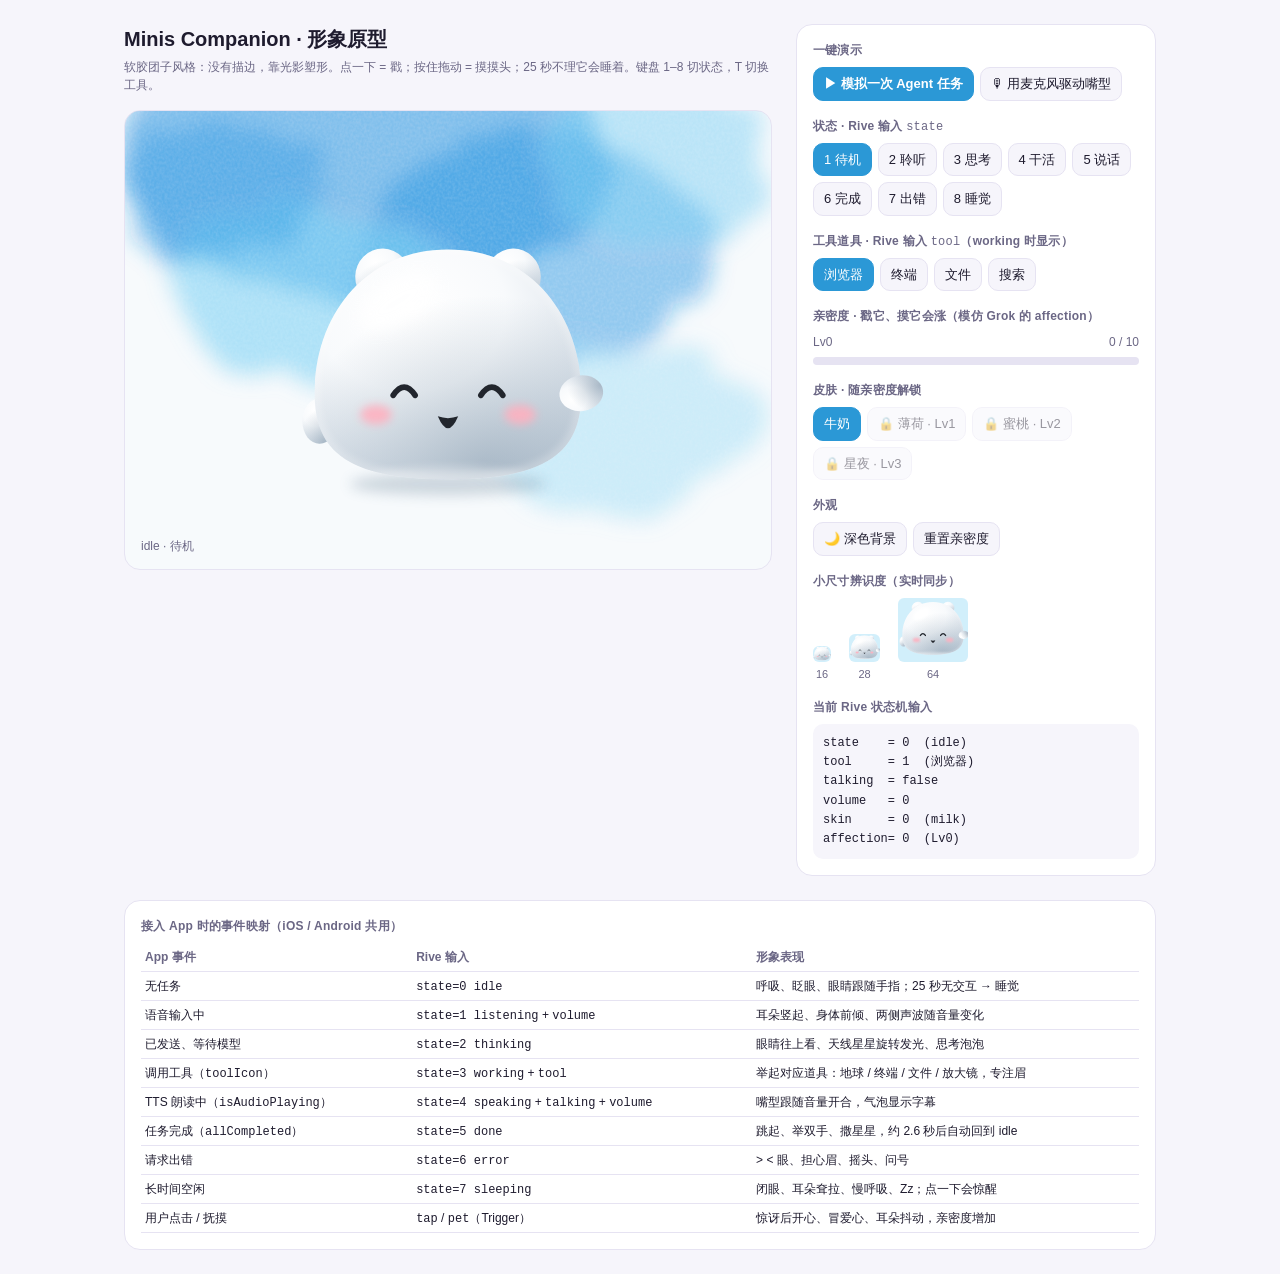
<file: docs/design/companion/index.html>
<!doctype html>
<html lang="zh-CN">
<head>
<meta charset="utf-8">
<meta name="viewport" content="width=device-width, initial-scale=1">
<title>Minis Companion · 形象原型</title>
<style>
  :root {
    --bg: #F6F5FB; --panel: #FFFFFF; --text: #1E1B2E; --sub: #6B6785; --border: #E6E3F2;
    --line: rgba(35, 29, 58, .14);
  }
  body.dark { --bg: #121220; --panel: #1C1C2E; --text: #F1EFFA; --sub: #A19DBA; --border: #2C2B44; }

  /* 皮肤：只改变量，SVG 里所有颜色都引用它们 —— 对应 Rive 里的 skin 输入
     软胶质感：--hi 高光 → --body-top 本色 → --body-bot 背光面（带一点环境色），--shade 是底部的环境光遮蔽；
     --wash1 / --wash2 是舞台的水彩底色 */
  body.skin-milk  { --hi:#FFFFFF; --body-top:#F8FAFC; --body-bot:#CFD9E3; --shade:#5F7A92; --accent:#2B98D6; --accent2:#9ED5F1; --cheek:#FFB0BF; --ink:#22262D; --wash1:#1D8FDF; --wash2:#7DD0F3; }
  body.skin-mint  { --hi:#FFFFFF; --body-top:#F5FCF8; --body-bot:#C5E6D7; --shade:#4F8574; --accent:#1FA57A; --accent2:#A3E6CC; --cheek:#FFB0B8; --ink:#1F2B27; --wash1:#2FBF8F; --wash2:#A6EBD2; }
  body.skin-peach { --hi:#FFFFFF; --body-top:#FFF8F3; --body-bot:#F1D3C3; --shade:#946A5A; --accent:#EF7B4F; --accent2:#FFD0B5; --cheek:#FF9EAE; --ink:#2E2420; --wash1:#FF9466; --wash2:#FFD5BC; }
  body.skin-night { --hi:#FFFFFF; --body-top:#EDEFFF; --body-bot:#A9B0E6; --shade:#3F4386; --accent:#F4B63B; --accent2:#FFE3A6; --cheek:#FF9CC0; --ink:#1A1C38; --wash1:#3A3EA8; --wash2:#8E80E3; }

  * { box-sizing: border-box; }
  body {
    margin: 0; font: 14px/1.5 -apple-system, BlinkMacSystemFont, "PingFang SC", "Helvetica Neue", sans-serif;
    background: var(--bg); color: var(--text); transition: background .3s, color .3s;
  }
  .wrap { max-width: 1080px; margin: 0 auto; padding: 24px; display: grid; grid-template-columns: 1fr 360px; gap: 24px; }
  @media (max-width: 860px) { .wrap { grid-template-columns: 1fr; } }
  h1 { font-size: 20px; margin: 0 0 4px; }
  .hint { color: var(--sub); font-size: 12px; margin: 0 0 16px; }
  .card { background: var(--panel); border: 1px solid var(--border); border-radius: 16px; padding: 16px; }

  /* ── 舞台 ───────────────────────────── */
  .stage { position: relative; display: grid; place-items: center; min-height: 460px; overflow: hidden; background: #F7FAFC; }
  body.dark .stage { background: #10141D; }
  .wash { position: absolute; inset: 0; width: 100%; height: 100%; pointer-events: none; transition: opacity .3s; }
  body.dark .wash { opacity: .55; }
  #stageSvg { position: relative; width: 380px; height: 380px; max-width: 100%; touch-action: none; user-select: none; }
  #char { cursor: grab; }
  #char:active { cursor: grabbing; }
  .bubble {
    position: absolute; top: 18px; left: 50%; transform: translateX(-50%) translateY(6px);
    max-width: 80%; padding: 10px 14px; border-radius: 16px; background: var(--panel);
    border: 1px solid var(--border); box-shadow: 0 6px 20px rgba(0,0,0,.08);
    opacity: 0; transition: opacity .25s, transform .25s; pointer-events: none; min-height: 1.5em;
  }
  .bubble.show { opacity: 1; transform: translateX(-50%) translateY(0); }
  .stateTag { position: absolute; bottom: 14px; left: 16px; font-size: 12px; color: var(--sub); }
  .toast {
    position: absolute; bottom: 14px; right: 16px; background: var(--accent); color: #fff;
    padding: 6px 12px; border-radius: 999px; font-size: 12px; opacity: 0; transition: opacity .3s;
  }
  .toast.show { opacity: 1; }

  /* 眼睛形态切换（data-eyes），对应 Rive 里不同的 eye 图层 */
  .eyes { display: none; }
  #stageSvg[data-eyes="open"]   .eyes-open,
  #stageSvg[data-eyes="happy"]  .eyes-happy,
  #stageSvg[data-eyes="closed"] .eyes-closed,
  #stageSvg[data-eyes="x"]      .eyes-x { display: inline; }

  /* 眉毛（data-brow） */
  .brow { opacity: 0; transition: opacity .25s, transform .25s; transform-box: fill-box; transform-origin: center; }
  #stageSvg[data-brow="focus"]   #browL { opacity: 1; transform: rotate(14deg); }
  #stageSvg[data-brow="focus"]   #browR { opacity: 1; transform: rotate(-14deg); }
  #stageSvg[data-brow="worried"] #browL { opacity: 1; transform: rotate(-14deg); }
  #stageSvg[data-brow="worried"] #browR { opacity: 1; transform: rotate(14deg); }
  #stageSvg[data-brow="think"]   #browL { opacity: 1; transform: translateY(1px); }
  #stageSvg[data-brow="think"]   #browR { opacity: 1; transform: translateY(-4px) rotate(-10deg); }
  #stageSvg[data-brow="up"]      .brow  { opacity: 1; transform: translateY(-4px); }

  /* 状态附带的特效（data-state） */
  .fx { opacity: 0; transition: opacity .3s; }
  #stageSvg[data-state="thinking"] #thought,
  #stageSvg[data-state="sleeping"] #zzz,
  #stageSvg[data-state="error"]    #question,
  #stageSvg[data-state="listening"] #waves { opacity: 1; }
  #thought circle { animation: dot 1.2s infinite ease-in-out; }
  #thought circle:nth-child(2) { animation-delay: .2s; }
  #thought circle:nth-child(3) { animation-delay: .4s; }
  @keyframes dot { 0%, 100% { opacity: .25; } 50% { opacity: 1; } }
  #zzz text { animation: zz 2.4s infinite ease-in-out; }
  #zzz text:nth-child(2) { animation-delay: .8s; }
  @keyframes zz { 0% { opacity: 0; transform: translate(0, 0); } 40% { opacity: 1; } 100% { opacity: 0; transform: translate(10px, -18px); } }
  .prop { opacity: 0; transition: opacity .25s; }
  #termCursor { animation: blinkC 1s steps(1) infinite; }
  @keyframes blinkC { 50% { opacity: 0; } }

  /* ── 控制面板 ───────────────────────────── */
  .group { margin-bottom: 16px; }
  .group h3 { font-size: 12px; color: var(--sub); font-weight: 600; margin: 0 0 8px; letter-spacing: .02em; }
  .btns { display: flex; flex-wrap: wrap; gap: 6px; }
  button {
    font: inherit; font-size: 13px; padding: 6px 10px; border-radius: 10px; cursor: pointer;
    border: 1px solid var(--border); background: var(--bg); color: var(--text);
  }
  button.on { background: var(--accent); border-color: var(--accent); color: #fff; }
  button:disabled { opacity: .45; cursor: not-allowed; }
  button.primary { background: var(--accent); border-color: var(--accent); color: #fff; font-weight: 600; }
  .bar { height: 8px; border-radius: 99px; background: var(--border); overflow: hidden; }
  .bar > div { height: 100%; width: 0; background: linear-gradient(90deg, var(--cheek), var(--accent)); transition: width .3s; }
  .affRow { display: flex; justify-content: space-between; font-size: 12px; color: var(--sub); margin-bottom: 6px; }
  pre { margin: 0; font: 12px/1.6 ui-monospace, Menlo, monospace; background: var(--bg); border-radius: 10px; padding: 10px; white-space: pre-wrap; }
  .sizes { display: flex; align-items: flex-end; gap: 18px; }
  .sizes figure { margin: 0; text-align: center; font-size: 11px; color: var(--sub); }
  .sizes svg { display: block; margin: 0 auto 4px; background: color-mix(in srgb, var(--wash2) 35%, transparent); border-radius: 6px; }
  table { width: 100%; border-collapse: collapse; font-size: 12px; }
  td, th { text-align: left; padding: 5px 4px; border-bottom: 1px solid var(--border); vertical-align: top; }
  th { color: var(--sub); font-weight: 600; }
  code { font: 12px ui-monospace, Menlo, monospace; }
  .full { grid-column: 1 / -1; }
</style>
</head>
<body class="skin-milk">
<div class="wrap">
  <div>
    <h1>Minis Companion · 形象原型</h1>
    <p class="hint">软胶团子风格：没有描边，靠光影塑形。点一下 = 戳；按住拖动 = 摸摸头；25 秒不理它会睡着。键盘 1–8 切状态，T 切换工具。</p>

    <div class="card stage" id="stage">
      <!-- 水彩底：几团颜色经过湍流位移 + 模糊，像纸上晕开的颜料 -->
      <svg class="wash" viewBox="0 0 400 300" preserveAspectRatio="xMidYMid slice" aria-hidden="true">
        <defs>
          <filter id="watercolor" x="-30%" y="-30%" width="160%" height="160%">
            <feTurbulence type="fractalNoise" baseFrequency=".018" numOctaves="4" seed="11" result="noise"/>
            <feDisplacementMap in="SourceGraphic" in2="noise" scale="48" xChannelSelector="R" yChannelSelector="G" result="bleed"/>
            <feGaussianBlur in="bleed" stdDeviation="7" result="soft"/>
            <!-- 纸纹：极轻的颗粒，只吃掉一点点颜料 -->
            <feTurbulence type="fractalNoise" baseFrequency=".6" numOctaves="2" seed="3" result="grain"/>
            <feColorMatrix in="grain" type="matrix" values="0 0 0 0 1  0 0 0 0 1  0 0 0 0 1  0 0 0 -.25 1.08" result="paper"/>
            <feComposite in="soft" in2="paper" operator="in"/>
          </filter>
        </defs>
        <g filter="url(#watercolor)">
          <ellipse cx="150" cy="40"  rx="150" ry="85" style="fill: var(--wash1)" opacity=".55"/>
          <ellipse cx="250" cy="95"  rx="105" ry="70" style="fill: var(--wash1)" opacity=".45"/>
          <ellipse cx="120" cy="120" rx="90"  ry="55" style="fill: var(--wash2)" opacity=".6"/>
          <ellipse cx="330" cy="40"  rx="70"  ry="50" style="fill: var(--wash2)" opacity=".5"/>
          <ellipse cx="300" cy="200" rx="90"  ry="50" style="fill: var(--wash2)" opacity=".35"/>
          <ellipse cx="60"  cy="60"  rx="60"  ry="40" style="fill: var(--wash1)" opacity=".35"/>
          <ellipse cx="210" cy="150" rx="60"  ry="35" style="fill: var(--wash2)" opacity=".4"/>
        </g>
      </svg>

      <div class="bubble" id="bubble"></div>

      <svg id="stageSvg" viewBox="0 0 240 240" data-eyes="open" data-brow="none" data-state="idle" aria-label="Minis 形象">
        <defs>
          <!-- 软胶质感：光从左上来，高光 → 本色 → 背光面 -->
          <radialGradient id="gBody" cx=".36" cy=".26" r=".85">
            <stop offset="0"   style="stop-color: var(--hi)"/>
            <stop offset=".42" style="stop-color: var(--body-top)"/>
            <stop offset="1"   style="stop-color: var(--body-bot)"/>
          </radialGradient>
          <!-- 环境光遮蔽：右下方贴地的地方更暗 -->
          <radialGradient id="gShade" cx=".64" cy=".95" r=".75">
            <stop offset="0"   style="stop-color: var(--shade); stop-opacity: .38"/>
            <stop offset="1"   style="stop-color: var(--shade); stop-opacity: 0"/>
          </radialGradient>
          <radialGradient id="gEye" cx=".4" cy=".35" r=".7">
            <stop offset="0" style="stop-color: var(--ink); stop-opacity: .75"/>
            <stop offset="1" style="stop-color: var(--ink)"/>
          </radialGradient>
          <radialGradient id="gGlow">
            <stop offset="0" style="stop-color: var(--accent); stop-opacity: .6"/>
            <stop offset="1" style="stop-color: var(--accent); stop-opacity: 0"/>
          </radialGradient>
          <filter id="blurHi" x="-50%" y="-50%" width="200%" height="200%"><feGaussianBlur stdDeviation="5"/></filter>
          <filter id="blurSoft" x="-50%" y="-50%" width="200%" height="200%"><feGaussianBlur stdDeviation="2.6"/></filter>
          <filter id="blurGround" x="-50%" y="-100%" width="200%" height="300%"><feGaussianBlur stdDeviation="4"/></filter>

          <!-- 身体轮廓：上圆下宽的麻薯，底部微微压扁 -->
          <path id="bodyShape" d="M120 66 C171 66 203 104 205 150 C207 189 187 208 120 208 C53 208 33 189 35 150 C37 104 69 66 120 66 Z"/>
          <clipPath id="bodyClip"><use href="#bodyShape"/></clipPath>
        </defs>

        <!-- 地面阴影：柔和的一团，随弹跳缩放 -->
        <ellipse id="shadow" cx="120" cy="211" rx="62" ry="7" fill="var(--shade)" opacity=".28" filter="url(#blurGround)"/>

        <!-- 整个角色：呼吸 / 弹跳 / 歪头 都作用在这一层 -->
        <g id="char">
          <!-- 耳朵：头顶两颗小圆，一半埋进身体里（绕耳根旋转：竖起 / 耷拉 / 抖动） -->
          <g id="earL">
            <circle cx="78" cy="83" r="17.5" fill="url(#gBody)"/>
            <circle cx="78" cy="83" r="17.5" fill="url(#gShade)"/>
          </g>
          <g id="earR">
            <circle cx="162" cy="83" r="17.5" fill="url(#gBody)"/>
            <circle cx="162" cy="83" r="17.5" fill="url(#gShade)"/>
          </g>

          <!-- 左手：贴在身侧的小圆揪 -->
          <g id="armL">
            <ellipse cx="38" cy="172" rx="11" ry="14" fill="url(#gBody)"/>
            <ellipse cx="38" cy="172" rx="11" ry="14" fill="url(#gShade)"/>
          </g>

          <!-- 身体：没有描边，全靠光影塑形 -->
          <use href="#bodyShape" fill="url(#gBody)"/>
          <g clip-path="url(#bodyClip)">
            <use href="#bodyShape" fill="url(#gShade)"/>
            <!-- 底部的反光：地面把一点光反射回来 -->
            <ellipse cx="120" cy="214" rx="70" ry="14" fill="#fff" opacity=".35" filter="url(#blurSoft)"/>
            <!-- 边缘的一圈柔光，让轮廓显得软 -->
            <use href="#bodyShape" fill="none" stroke="#fff" stroke-width="5" opacity=".35" filter="url(#blurSoft)"/>
          </g>
          <!-- 左上方的大块柔和高光 -->
          <ellipse cx="88" cy="98" rx="27" ry="13" fill="#fff" opacity=".85" transform="rotate(-30 88 98)" filter="url(#blurHi)"/>

          <!-- 品牌小星星：干活、思考、完成时在头顶左边冒出来 -->
          <g id="star" transform="translate(56 58) scale(0)">
            <circle id="starGlow" r="15" fill="url(#gGlow)" opacity="0"/>
            <path id="starShape" d="M0 -9 C1.4 -2.5 2.5 -1.4 9 0 C2.5 1.4 1.4 2.5 0 9 C-1.4 2.5 -2.5 1.4 -9 0 C-2.5 -1.4 -1.4 -2.5 0 -9 Z" fill="var(--accent)"/>
          </g>

          <!-- 脸：整体随视线平移 -->
          <g id="face">
            <!-- 睁眼：一对小黑豆，竖椭圆，间距宽，带一点光泽 -->
            <g class="eyes eyes-open">
              <g id="eyeL">
                <ellipse cx="92" cy="150" rx="7" ry="9.5" fill="url(#gEye)"/>
                <ellipse cx="89.8" cy="145.6" rx="2.4" ry="2.8" fill="#fff" opacity=".9"/>
                <circle cx="94.6" cy="155" r="1" fill="#fff" opacity=".5"/>
              </g>
              <g id="eyeR">
                <ellipse cx="148" cy="150" rx="7" ry="9.5" fill="url(#gEye)"/>
                <ellipse cx="145.8" cy="145.6" rx="2.4" ry="2.8" fill="#fff" opacity=".9"/>
                <circle cx="150.6" cy="155" r="1" fill="#fff" opacity=".5"/>
              </g>
            </g>
            <!-- 开心 ^ ^ -->
            <g class="eyes eyes-happy" fill="none" stroke="var(--ink)" stroke-width="3.6" stroke-linecap="round">
              <path d="M85 153 Q92 143 99 153"/><path d="M141 153 Q148 143 155 153"/>
            </g>
            <!-- 闭眼（睡觉） -->
            <g class="eyes eyes-closed" fill="none" stroke="var(--ink)" stroke-width="3.2" stroke-linecap="round">
              <path d="M85 150 Q92 156 99 150"/><path d="M141 150 Q148 156 155 150"/>
            </g>
            <!-- > < （出错） -->
            <g class="eyes eyes-x" fill="none" stroke="var(--ink)" stroke-width="3.2" stroke-linecap="round" stroke-linejoin="round">
              <path d="M87 144 L97 150 L87 156"/><path d="M153 144 L143 150 L153 156"/>
            </g>

            <!-- 眉毛：短小 -->
            <line id="browL" class="brow" x1="86" y1="134" x2="98" y2="134" stroke="var(--ink)" stroke-width="2.4" stroke-linecap="round"/>
            <line id="browR" class="brow" x1="142" y1="134" x2="154" y2="134" stroke="var(--ink)" stroke-width="2.4" stroke-linecap="round"/>

            <!-- 腮红：晕开的一小团，不画线 -->
            <g id="cheeks" filter="url(#blurSoft)">
              <ellipse cx="74" cy="165" rx="10" ry="6" fill="var(--cheek)"/>
              <ellipse cx="166" cy="165" rx="10" ry="6" fill="var(--cheek)"/>
            </g>

            <!-- 嘴：一条细细的笑线 / 张嘴 + 小舌头，由 JS 按 mood + volume 生成 -->
            <clipPath id="mouthClip"><path id="mouthClipPath" d=""/></clipPath>
            <path id="mouthLine" d="" fill="none" stroke="var(--ink)" stroke-width="2.6" stroke-linecap="round" stroke-linejoin="round"/>
            <path id="mouthFill" d="" fill="var(--ink)"/>
            <ellipse id="tongue" cx="120" cy="172" rx="4.5" ry="3" fill="#FF8DA6" clip-path="url(#mouthClip)" opacity="0"/>
          </g>

          <!-- 右手（干活时举起道具） -->
          <g id="armR">
            <ellipse cx="202" cy="172" rx="11" ry="14" fill="url(#gBody)"/>
            <ellipse cx="202" cy="172" rx="11" ry="14" fill="url(#gShade)"/>
          </g>

          <!-- 道具：对应 Agent 当前调用的工具（tool 输入） -->
          <g id="prop" transform="translate(212 150)">
            <g class="prop" data-tool="1"><!-- 浏览器 -->
              <circle r="13" fill="#fff" stroke="var(--accent)" stroke-width="2.5"/>
              <ellipse rx="5.5" ry="13" fill="none" stroke="var(--accent)" stroke-width="2"/>
              <line x1="-13" y1="0" x2="13" y2="0" stroke="var(--accent)" stroke-width="2"/>
            </g>
            <g class="prop" data-tool="2"><!-- 终端 -->
              <rect x="-16" y="-12" width="32" height="24" rx="5" fill="#1E1B2E"/>
              <path d="M-10 -4 L-5 0 L-10 4" fill="none" stroke="#7CFFB2" stroke-width="2.2" stroke-linecap="round" stroke-linejoin="round"/>
              <rect id="termCursor" x="-2" y="2" width="8" height="2.5" fill="#7CFFB2"/>
            </g>
            <g class="prop" data-tool="3"><!-- 文件 -->
              <path d="M-11 -14 H5 L11 -8 V14 H-11 Z" fill="#fff" stroke="var(--accent)" stroke-width="2.2" stroke-linejoin="round"/>
              <line x1="-6" y1="-3" x2="6" y2="-3" stroke="var(--accent2)" stroke-width="2"/>
              <line x1="-6" y1="3"  x2="6" y2="3"  stroke="var(--accent2)" stroke-width="2"/>
              <line x1="-6" y1="9"  x2="2" y2="9"  stroke="var(--accent2)" stroke-width="2"/>
            </g>
            <g class="prop" data-tool="4"><!-- 搜索 -->
              <circle cx="-3" cy="-3" r="9" fill="#fff" stroke="var(--accent)" stroke-width="3"/>
              <line x1="4" y1="4" x2="12" y2="12" stroke="var(--accent)" stroke-width="4" stroke-linecap="round"/>
            </g>
          </g>
        </g>

        <!-- 状态特效 -->
        <g id="thought" class="fx" fill="var(--accent)">
          <circle cx="190" cy="78" r="3.5"/><circle cx="203" cy="63" r="5"/><circle cx="218" cy="45" r="6.5"/>
        </g>
        <g id="zzz" class="fx" fill="var(--accent)" font-weight="700" font-family="-apple-system, sans-serif">
          <text x="184" y="78" font-size="16">z</text><text x="196" y="62" font-size="22">Z</text>
        </g>
        <text id="question" class="fx" x="188" y="82" font-size="30" font-weight="800" fill="var(--accent)" font-family="-apple-system, sans-serif">?</text>
        <g id="waves" class="fx" fill="none" stroke="var(--accent)" stroke-width="3" stroke-linecap="round">
          <path id="waveL1" d="M22 140 Q14 158 22 176"/><path id="waveL2" d="M12 132 Q0 158 12 184"/>
          <path id="waveR1" d="M218 140 Q226 158 218 176"/><path id="waveR2" d="M228 132 Q240 158 228 184"/>
        </g>

        <!-- 粒子（爱心 / 星星） -->
        <g id="particles"></g>
      </svg>

      <div class="stateTag" id="stateTag">idle</div>
      <div class="toast" id="toast"></div>
    </div>
  </div>

  <div>
    <div class="card">
      <div class="group">
        <h3>一键演示</h3>
        <div class="btns">
          <button class="primary" id="demoBtn">▶ 模拟一次 Agent 任务</button>
          <button id="micBtn">🎙 用麦克风驱动嘴型</button>
        </div>
      </div>

      <div class="group">
        <h3>状态 · Rive 输入 <code>state</code></h3>
        <div class="btns" id="stateBtns"></div>
      </div>

      <div class="group">
        <h3>工具道具 · Rive 输入 <code>tool</code>（working 时显示）</h3>
        <div class="btns" id="toolBtns"></div>
      </div>

      <div class="group">
        <h3>亲密度 · 戳它、摸它会涨（模仿 Grok 的 affection）</h3>
        <div class="affRow"><span id="affLv">Lv0</span><span id="affNum">0 / 10</span></div>
        <div class="bar"><div id="affBar"></div></div>
      </div>

      <div class="group">
        <h3>皮肤 · 随亲密度解锁</h3>
        <div class="btns" id="skinBtns"></div>
      </div>

      <div class="group">
        <h3>外观</h3>
        <div class="btns">
          <button id="darkBtn">🌙 深色背景</button>
          <button id="resetBtn">重置亲密度</button>
        </div>
      </div>

      <div class="group">
        <h3>小尺寸辨识度（实时同步）</h3>
        <div class="sizes">
          <figure><svg viewBox="24 62 192 156" width="18" height="16"><use href="#char"/></svg>16</figure>
          <figure><svg viewBox="24 62 192 156" width="31" height="28"><use href="#char"/></svg>28</figure>
          <figure><svg viewBox="24 62 192 156" width="70" height="64"><use href="#char"/></svg>64</figure>
        </div>
      </div>

      <div class="group" style="margin-bottom:0">
        <h3>当前 Rive 状态机输入</h3>
        <pre id="inputsView"></pre>
      </div>
    </div>
  </div>

  <div class="card full">
    <div class="group" style="margin-bottom:0">
      <h3>接入 App 时的事件映射（iOS / Android 共用）</h3>
      <table>
        <tr><th>App 事件</th><th>Rive 输入</th><th>形象表现</th></tr>
        <tr><td>无任务</td><td><code>state=0 idle</code></td><td>呼吸、眨眼、眼睛跟随手指；25 秒无交互 → 睡觉</td></tr>
        <tr><td>语音输入中</td><td><code>state=1 listening</code> + <code>volume</code></td><td>耳朵竖起、身体前倾、两侧声波随音量变化</td></tr>
        <tr><td>已发送、等待模型</td><td><code>state=2 thinking</code></td><td>眼睛往上看、天线星星旋转发光、思考泡泡</td></tr>
        <tr><td>调用工具（<code>toolIcon</code>）</td><td><code>state=3 working</code> + <code>tool</code></td><td>举起对应道具：地球 / 终端 / 文件 / 放大镜，专注眉</td></tr>
        <tr><td>TTS 朗读中（<code>isAudioPlaying</code>）</td><td><code>state=4 speaking</code> + <code>talking</code> + <code>volume</code></td><td>嘴型跟随音量开合，气泡显示字幕</td></tr>
        <tr><td>任务完成（<code>allCompleted</code>）</td><td><code>state=5 done</code></td><td>跳起、举双手、撒星星，约 2.6 秒后自动回到 idle</td></tr>
        <tr><td>请求出错</td><td><code>state=6 error</code></td><td>&gt; &lt; 眼、担心眉、摇头、问号</td></tr>
        <tr><td>长时间空闲</td><td><code>state=7 sleeping</code></td><td>闭眼、耳朵耷拉、慢呼吸、Zz；点一下会惊醒</td></tr>
        <tr><td>用户点击 / 抚摸</td><td><code>tap</code> / <code>pet</code>（Trigger）</td><td>惊讶后开心、冒爱心、耳朵抖动，亲密度增加</td></tr>
      </table>
    </div>
  </div>
</div>

<script>
(() => {
  const $ = (id) => document.getElementById(id);
  const svg = $('stageSvg');
  const NS = 'http://www.w3.org/2000/svg';
  const reduceMotion = matchMedia('(prefers-reduced-motion: reduce)').matches;

  const STATES = ['idle', 'listening', 'thinking', 'working', 'speaking', 'done', 'error', 'sleeping'];
  const STATE_LABEL = ['待机', '聆听', '思考', '干活', '说话', '完成', '出错', '睡觉'];
  const TOOLS = ['无', '浏览器', '终端', '文件', '搜索'];
  const SKINS = [
    { id: 'milk',     name: '牛奶',   lv: 0 },
    { id: 'mint',     name: '薄荷',   lv: 1 },
    { id: 'peach',    name: '蜜桃',   lv: 2 },
    { id: 'night',    name: '星夜',   lv: 3 },
  ];
  const LEVELS = [0, 10, 30, 60];

  // ── Rive 状态机输入（代码只改这些，表现全部由下面的“状态机”推导） ──
  const inputs = { state: 0, tool: 1, talking: false, volume: 0 };

  // ── 内部动画状态 ──
  const sim = {
    t: 0, lookX: 0, lookY: 0, mouth: 0, curve: 6,
    blinkPhase: -1, nextBlink: 2,
    hopY: 0, hopV: 0, squash: 0, shakeT: 0,
    earL: 0, earR: 0, armL: 0, armR: 0, tilt: 0, lean: 0,
    happyUntil: 0, surpriseUntil: 0, petUntil: 0, squeezeUntil: 0, waveUntil: 0,
    tail: 0, twitchL: 0, twitchR: 0, nextTwitch: 4, nextTwinkle: 2,
    lastInteract: performance.now(),
  };
  const pointer = { x: 0, y: 0 };
  let affection = Number(localStorage.getItem('minis-aff') || 0);
  let skin = localStorage.getItem('minis-skin') || 'milk';
  let doneTimer = null, demoId = 0, captionTimer = null;
  let mic = null; // { analyser, data, level }

  // ── 状态切换（相当于 Rive 里设置 state 输入） ──
  function setState(name, opts = {}) {
    const idx = STATES.indexOf(name);
    if (idx < 0) return;
    if (!opts.fromDemo) demoId++;
    clearTimeout(doneTimer);
    inputs.state = idx;
    if (opts.tool != null) inputs.tool = opts.tool;
    inputs.talking = name === 'speaking';
    sim.lastInteract = performance.now();
    svg.dataset.state = name;

    if (name === 'done') {
      hop(230);
      burstStars(12);
      doneTimer = setTimeout(() => setState('idle', { fromDemo: true }), 2600);
    }
    if (name === 'error') sim.shakeT = 0.6;
    if (name === 'speaking') showCaption(opts.caption || '你好呀，我是 Minis～今天想让我帮你做点什么？');
    else hideCaption();
    renderButtons();
  }

  // ── 交互：戳 / 摸 ──
  const charEl = $('char');
  let drag = null;
  charEl.addEventListener('pointerdown', (e) => {
    drag = { x: e.clientX, y: e.clientY, dist: 0, t: performance.now(), lastHeart: 0 };
    charEl.setPointerCapture(e.pointerId);
  });
  charEl.addEventListener('pointermove', (e) => {
    if (!drag) return;
    drag.dist += Math.hypot(e.clientX - drag.x, e.clientY - drag.y);
    drag.x = e.clientX; drag.y = e.clientY;
    const now = performance.now();
    if (drag.dist > 40 && now - drag.lastHeart > 220) {
      drag.lastHeart = now;
      pet(now);
    }
  });
  const endDrag = () => {
    if (!drag) return;
    const quick = performance.now() - drag.t < 450;
    if (drag.dist < 10 && quick) tap();
    drag = null;
  };
  charEl.addEventListener('pointerup', endDrag);
  charEl.addEventListener('pointercancel', () => { drag = null; });

  function tap() {
    const now = performance.now();
    sim.lastInteract = now;
    if (STATES[inputs.state] === 'sleeping') {
      setState('idle');
      sim.surpriseUntil = now + 700;
      sim.waveUntil = now + 2200;
      hop(260);
      return;
    }
    sim.squeezeUntil = now + 320;
    sim.happyUntil = now + 1500;
    sim.squash = 0.14;
    hop(170);
    spawnHeart();
    addAffection(1);
  }

  function pet(now) {
    sim.lastInteract = now;
    if (STATES[inputs.state] === 'sleeping') setState('idle');
    sim.happyUntil = now + 1500;
    sim.petUntil = now + 600;
    spawnHeart();
    addAffection(0.5);
  }

  function hop(power) {
    if (reduceMotion) return;
    if (sim.hopY === 0) sim.hopV = -power;
  }

  // ── 亲密度 / 皮肤 ──
  function levelOf(a) { let lv = 0; LEVELS.forEach((v, i) => { if (a >= v) lv = i; }); return lv; }
  function addAffection(n) {
    const before = levelOf(affection);
    affection = Math.round((affection + n) * 10) / 10;
    localStorage.setItem('minis-aff', affection);
    const after = levelOf(affection);
    if (after > before) {
      const unlocked = SKINS.find((s) => s.lv === after);
      toast(`亲密度升到 Lv${after}${unlocked ? `，解锁「${unlocked.name}」皮肤` : ''} 🎉`);
      burstStars(14);
      hop(220);
    }
    renderAffection();
  }
  function renderAffection() {
    const lv = levelOf(affection);
    const next = LEVELS[lv + 1];
    $('affLv').textContent = `Lv${lv}`;
    $('affNum').textContent = next ? `${affection} / ${next}` : `${affection}（满级）`;
    const lo = LEVELS[lv];
    $('affBar').style.width = next ? `${((affection - lo) / (next - lo)) * 100}%` : '100%';
    renderButtons();
  }
  function applySkin(id) {
    skin = id;
    localStorage.setItem('minis-skin', id);
    SKINS.forEach((s) => document.body.classList.toggle(`skin-${s.id}`, s.id === id));
    renderButtons();
  }

  // ── 字幕气泡 ──
  function showCaption(text) {
    clearInterval(captionTimer);
    const el = $('bubble');
    el.textContent = '';
    el.classList.add('show');
    let i = 0;
    captionTimer = setInterval(() => {
      el.textContent = text.slice(0, ++i);
      if (i >= text.length) clearInterval(captionTimer);
    }, 70);
  }
  function hideCaption() { clearInterval(captionTimer); $('bubble').classList.remove('show'); }

  let toastTimer;
  function toast(msg) {
    const el = $('toast');
    el.textContent = msg;
    el.classList.add('show');
    clearTimeout(toastTimer);
    toastTimer = setTimeout(() => el.classList.remove('show'), 2400);
  }

  // ── 粒子 ──
  const particles = [];
  const HEART = 'M0 4 C-9 -3 -5 -11 0 -5 C5 -11 9 -3 0 4 Z';
  const STAR = 'M0 -6 Q1 -1 6 0 Q1 1 0 6 Q-1 1 -6 0 Q-1 -1 0 -6 Z';
  function spawn(d, fill, x, y, vx, vy, life, scale) {
    const el = document.createElementNS(NS, 'path');
    el.setAttribute('d', d);
    el.setAttribute('fill', fill);
    $('particles').appendChild(el);
    particles.push({ el, x, y, vx, vy, life, max: life, scale });
  }
  function spawnHeart() {
    spawn(HEART, 'var(--cheek)', 120 + (Math.random() - 0.5) * 70, 84, (Math.random() - 0.5) * 30, -60 - Math.random() * 30, 1.3, 1.1 + Math.random() * 0.5);
  }
  function burstStars(n) {
    for (let i = 0; i < n; i++) {
      const a = (i / n) * Math.PI * 2;
      const sp = 90 + Math.random() * 60;
      spawn(STAR, 'var(--accent)', 120, 128, Math.cos(a) * sp, Math.sin(a) * sp - 40, 1.0, 1 + Math.random());
    }
  }
  function updateParticles(dt) {
    for (let i = particles.length - 1; i >= 0; i--) {
      const p = particles[i];
      p.life -= dt;
      if (p.life <= 0) { p.el.remove(); particles.splice(i, 1); continue; }
      p.vy += 40 * dt;
      p.x += p.vx * dt; p.y += p.vy * dt;
      const k = p.life / p.max;
      p.el.setAttribute('transform', `translate(${p.x.toFixed(1)} ${p.y.toFixed(1)}) scale(${(p.scale * (0.6 + 0.4 * k)).toFixed(2)})`);
      p.el.setAttribute('opacity', Math.min(1, k * 1.5).toFixed(2));
    }
  }

  // ── 音量来源：麦克风，或者模拟的说话包络 ──
  function speechEnvelope(t) {
    const syllable = Math.max(0, Math.sin(t * 11));
    const accent = 0.55 + 0.45 * Math.abs(Math.sin(t * 3.3));
    const phrase = Math.sin(t * 1.7) > -0.6 ? 1 : 0.1;
    return Math.min(1, syllable * accent * phrase);
  }
  function micLevel() {
    if (!mic) return null;
    mic.analyser.getByteTimeDomainData(mic.data);
    let sum = 0;
    for (const v of mic.data) { const x = (v - 128) / 128; sum += x * x; }
    const rms = Math.sqrt(sum / mic.data.length);
    mic.level += (Math.min(1, rms * 6) - mic.level) * 0.4;
    return mic.level;
  }
  async function toggleMic() {
    if (mic) {
      mic.stream.getTracks().forEach((t) => t.stop());
      mic.ctx.close();
      mic = null;
      renderButtons();
      return;
    }
    try {
      const stream = await navigator.mediaDevices.getUserMedia({ audio: true });
      const ctx = new AudioContext();
      const analyser = ctx.createAnalyser();
      analyser.fftSize = 512;
      ctx.createMediaStreamSource(stream).connect(analyser);
      mic = { stream, ctx, analyser, data: new Uint8Array(analyser.fftSize), level: 0 };
      toast('麦克风已开启：切到「聆听」或「说话」试试');
    } catch (e) {
      toast('拿不到麦克风。用 file:// 打开时浏览器可能会拦截，可以起一个本地服务器再试');
    }
    renderButtons();
  }

  // ── 由状态推导表情（Rive 里对应各个 Layer 的状态） ──
  function moodFor(st, now) {
    if (now < sim.squeezeUntil) return { eyes: 'x', brow: 'none', mouth: 'o' };
    if (now < sim.surpriseUntil) return { eyes: 'open', brow: 'up', mouth: 'o', eyeScale: 1.15 };
    if (now < sim.happyUntil && st !== 'speaking') return { eyes: 'happy', brow: 'none', mouth: 'bigsmile' };
    switch (st) {
      case 'listening': return { eyes: 'open', brow: 'up', mouth: 'smallsmile', eyeScale: 1.08 };
      case 'thinking':  return { eyes: 'open', brow: 'think', mouth: 'flat' };
      case 'working':   return { eyes: 'open', brow: 'focus', mouth: 'flat' };
      case 'speaking':  return { eyes: 'open', brow: 'none', mouth: 'talk' };
      case 'done':      return { eyes: 'happy', brow: 'none', mouth: 'bigsmile' };
      case 'error':     return { eyes: 'x', brow: 'worried', mouth: 'frown' };
      case 'sleeping':  return { eyes: 'closed', brow: 'none', mouth: 'flat' };
      default:          return { eyes: 'open', brow: 'none', mouth: 'smile' };
    }
  }
  const MOUTH = {
    smile: { curve: 6, open: 0 }, smallsmile: { curve: 4, open: 0 }, flat: { curve: 1, open: 0 },
    bigsmile: { curve: 9, open: 0.45 }, frown: { curve: -5, open: 0 }, talk: { curve: 5, open: 0 }, o: { curve: 0, open: 0.6 },
  };

  function mouthPath(kind, curve, open) {
    const y = 166;
    if (kind === 'o') {
      const r = 2.5 + open * 4.5;
      return { line: '', fill: `M${120 - r} ${y} Q120 ${y - r * 1.4} ${120 + r} ${y} Q120 ${y + r * 1.5} ${120 - r} ${y} Z`, tongue: 0 };
    }
    if (open >= 0.06) {
      const w = 6.5;
      const bottom = y + Math.max(3, curve) + open * 13;
      return {
        line: '',
        fill: `M${120 - w} ${y} Q120 ${y + curve * 0.25} ${120 + w} ${y} Q120 ${bottom} ${120 - w} ${y} Z`,
        tongue: Math.min(1, (open - 0.15) * 4), tongueY: y + (bottom - y) * 0.75,
      };
    }
    if (kind === 'frown') return { line: `M114 ${y + 2} Q120 ${y - 2.5} 126 ${y + 2}`, fill: '', tongue: 0 };
    if (kind === 'flat')  return { line: `M116 ${y} Q120 ${y + 1} 124 ${y}`, fill: '', tongue: 0 };
    // 一条细细的笑线
    const c = Math.max(1.5, curve * 0.9);
    return { line: `M112.5 ${y - 1} Q120 ${y + c} 127.5 ${y - 1}`, fill: '', tongue: 0 };
  }

  const ease = (cur, target, dt, speed) => cur + (target - cur) * (1 - Math.exp(-dt * speed));
  const pivot = (x, y, deg) => `rotate(${deg.toFixed(2)} ${x} ${y})`;

  // ── 主循环 ──
  let last = performance.now();
  let inputsViewTick = 0;
  function frame(now) {
    const dt = Math.min(0.05, (now - last) / 1000);
    last = now;
    sim.t += dt;
    const t = sim.t;
    const st = STATES[inputs.state];

    if (st === 'idle' && now - sim.lastInteract > 25000) setState('sleeping');

    const mood = moodFor(st, now);
    svg.dataset.eyes = mood.eyes;
    svg.dataset.brow = mood.brow;

    // 音量
    let vol = 0;
    if (st === 'speaking') vol = micLevel() ?? speechEnvelope(t);
    else if (st === 'listening') vol = micLevel() ?? Math.max(0, speechEnvelope(t * 0.8 + 3) * 0.8);
    inputs.volume = Math.round(vol * 100);

    // 视线
    let tx = pointer.x * 6, ty = pointer.y * 4;
    if (st === 'thinking') { tx = 5 + Math.sin(t * 0.8) * 1.5; ty = -5; }
    if (st === 'working')  { tx = 6; ty = 1 + Math.sin(t * 3) * 0.8; }
    if (st === 'sleeping') { tx = 0; ty = 2; }
    if (st === 'error')    { tx = Math.sin(t * 2) * 2; ty = 0; }
    sim.lookX = ease(sim.lookX, tx, dt, reduceMotion ? 40 : 9);
    sim.lookY = ease(sim.lookY, ty, dt, reduceMotion ? 40 : 9);
    $('face').setAttribute('transform', `translate(${sim.lookX.toFixed(2)} ${(sim.lookY + 3).toFixed(2)})`);

    // 眨眼（独立的一层，和其他状态叠加）
    let lid = 1;
    if (mood.eyes === 'open') {
      if (sim.blinkPhase < 0) {
        sim.nextBlink -= dt;
        if (sim.nextBlink <= 0) sim.blinkPhase = 0;
      } else {
        sim.blinkPhase += dt / 0.16;
        lid = sim.blinkPhase < 0.5 ? 1 - sim.blinkPhase * 1.8 : 0.1 + (sim.blinkPhase - 0.5) * 1.8;
        if (sim.blinkPhase >= 1) {
          sim.blinkPhase = -1;
          sim.nextBlink = Math.random() < 0.15 ? 0.15 : 2 + Math.random() * 3.5;
          lid = 1;
        }
      }
    }
    const es = mood.eyeScale || 1;
    for (const [id, cx] of [['eyeL', 92], ['eyeR', 148]]) {
      $(id).setAttribute('transform', `translate(${cx} 150) scale(${es} ${(es * Math.max(0.08, lid)).toFixed(3)}) translate(${-cx} -150)`);
    }

    // 嘴
    const m = MOUTH[mood.mouth];
    let openTarget = m.open;
    if (mood.mouth === 'talk') openTarget = vol * 0.9;
    sim.mouth = ease(sim.mouth, openTarget, dt, 22);
    sim.curve = ease(sim.curve, m.curve, dt, 12);
    const mp = mouthPath(mood.mouth, sim.curve, sim.mouth);
    $('mouthLine').setAttribute('d', mp.line);
    $('mouthFill').setAttribute('d', mp.fill);
    $('mouthClipPath').setAttribute('d', mp.fill);
    $('tongue').setAttribute('opacity', Math.max(0, mp.tongue).toFixed(2));
    if (mp.tongueY) $('tongue').setAttribute('cy', mp.tongueY.toFixed(1));

    // 腮红
    sim.blush = ease(sim.blush ?? 0.45, mood.eyes === 'happy' ? 0.9 : 0.45, dt, 6);
    $('cheeks').setAttribute('opacity', sim.blush.toFixed(2));

    // 耳朵
    let earTarget = Math.sin(t * 1.3) * 2;
    if (st === 'listening') earTarget = 6 + Math.sin(t * 8) * vol * 4;
    if (st === 'sleeping' || st === 'error') earTarget = -14;
    if (now < sim.petUntil) earTarget = Math.sin(t * 24) * 9;
    sim.earL = ease(sim.earL, earTarget, dt, 10);
    const flick = (v) => Math.sin(v * Math.PI * 3) * 14 * v;
    $('earL').setAttribute('transform', pivot(86, 95, sim.earL + flick(sim.twitchL)));
    $('earR').setAttribute('transform', pivot(154, 95, -sim.earL - flick(sim.twitchR)));

    // 待机时耳朵偶尔抖一下
    if (st === 'idle' && !reduceMotion && (sim.nextTwitch -= dt) <= 0) {
      sim.nextTwitch = 4 + Math.random() * 5;
      if (Math.random() < 0.5) sim.twitchL = 1; else sim.twitchR = 1;
    }
    sim.twitchL = Math.max(0, sim.twitchL - dt * 3);
    sim.twitchR = Math.max(0, sim.twitchR - dt * 3);

    // 待机时身边偶尔飘过小星星
    if ((st === 'idle' || st === 'listening') && !reduceMotion && (sim.nextTwinkle -= dt) <= 0) {
      sim.nextTwinkle = 2.5 + Math.random() * 3;
      const side = Math.random() < 0.5 ? -1 : 1;
      spawn(STAR, 'var(--accent2)', 120 + side * (70 + Math.random() * 20), 120 + Math.random() * 40, side * 4, -14, 2.2, 0.8 + Math.random() * 0.5);
    }

    // 手臂
    let aL = 0, aR = 0;
    if (st === 'working') aR = -55 + Math.sin(t * 3) * 4;
    if (st === 'done') { aL = 110 + Math.sin(t * 10) * 12; aR = -110 - Math.sin(t * 10) * 12; }
    if (st === 'thinking') aR = -25;
    if (st === 'speaking') { aL = Math.sin(t * 2.2) * 10; aR = -Math.sin(t * 2.2 + 1) * 10; }
    if (now < sim.petUntil) { aL = 20; aR = -20; }
    if (now < sim.waveUntil && st !== 'working') aR = -108 + Math.sin(t * 14) * 22;
    sim.armL = ease(sim.armL, aL, dt, 10);
    sim.armR = ease(sim.armR, aR, dt, 10);
    $('armL').setAttribute('transform', pivot(44, 162, sim.armL));
    $('armR').setAttribute('transform', pivot(196, 162, sim.armR));

    // 道具
    document.querySelectorAll('.prop').forEach((el) => {
      el.style.opacity = st === 'working' && Number(el.dataset.tool) === inputs.tool ? 1 : 0;
    });
    $('prop').setAttribute('transform', `translate(218 ${(144 + Math.sin(t * 3) * 2).toFixed(2)})`);

    // 小星星：干活 / 思考 / 完成时冒出来，转着发光
    let spin = Math.sin(t * 1.1) * 12, glow = 0, starOn = 0;
    if (st === 'thinking') { spin = t * 240; glow = 0.6 + Math.sin(t * 6) * 0.4; starOn = 1; }
    if (st === 'working')  { glow = 0.4 + Math.sin(t * 8) * 0.3; starOn = 1; }
    if (st === 'done')     { spin = t * 360; glow = 1; starOn = 1; }
    if (reduceMotion) spin = 0;
    sim.starOn = ease(sim.starOn ?? 0, starOn, dt, 8);
    $('star').setAttribute('transform', `translate(56 ${(58 + Math.sin(t * 2.4) * 3).toFixed(2)}) scale(${sim.starOn.toFixed(3)})`);
    $('starShape').setAttribute('transform', `rotate(${(spin % 360).toFixed(1)})`);
    $('starGlow').setAttribute('opacity', glow.toFixed(2));

    // 声波
    if (st === 'listening') {
      $('waveL1').setAttribute('opacity', (0.3 + vol * 0.7).toFixed(2));
      $('waveR1').setAttribute('opacity', (0.3 + vol * 0.7).toFixed(2));
      $('waveL2').setAttribute('opacity', Math.max(0, vol * 1.4 - 0.4).toFixed(2));
      $('waveR2').setAttribute('opacity', Math.max(0, vol * 1.4 - 0.4).toFixed(2));
    }

    // 身体：呼吸 + 跳跃（重力）+ 落地挤压 + 摇头 + 歪头
    const period = st === 'sleeping' ? 4.5 : st === 'working' ? 1.2 : 3.2;
    const amp = reduceMotion ? 0 : (st === 'sleeping' ? 0.035 : st === 'working' ? 0.014 : 0.025);
    const breath = Math.sin((t / period) * Math.PI * 2) * amp;

    if (sim.hopV !== 0 || sim.hopY < 0) {
      sim.hopV += 1100 * dt;
      sim.hopY += sim.hopV * dt;
      if (sim.hopY >= 0) { sim.hopY = 0; sim.hopV = 0; sim.squash = 0.16; }
    }
    sim.squash = ease(sim.squash, 0, dt, 12);

    let shakeX = 0;
    if (sim.shakeT > 0) {
      sim.shakeT = Math.max(0, sim.shakeT - dt);
      if (!reduceMotion) shakeX = Math.sin(sim.shakeT * 45) * 5 * (sim.shakeT / 0.6);
    }

    let tiltT = 0, leanT = 0;
    if (st === 'thinking') tiltT = 5;
    if (st === 'error') tiltT = -4;
    if (st === 'listening') leanT = 0.03;
    if (st === 'idle') {
      if ((sim.idleTiltTimer = (sim.idleTiltTimer ?? 3) - dt) <= 0) {
        sim.idleTiltTimer = 3 + Math.random() * 4;
        sim.idleTilt = [-6, 0, 0, 6][Math.floor(Math.random() * 4)];
      }
      tiltT = sim.idleTilt || 0;
    }
    if (now < sim.petUntil) tiltT = Math.sin(t * 6) * 4;
    sim.tilt = ease(sim.tilt, reduceMotion ? 0 : tiltT, dt, 6);
    sim.lean = ease(sim.lean, leanT, dt, 6);

    const stretch = reduceMotion ? 0 : Math.max(-0.06, Math.min(0.1, -sim.hopV / 2400));
    const sy = 1 + breath - sim.squash + sim.lean + stretch;
    const sx = 1 - breath * 0.5 + sim.squash * 0.8 + sim.lean * 0.5 - stretch * 0.6;
    $('char').setAttribute('transform',
      `translate(${(120 + shakeX).toFixed(2)} ${(205 + sim.hopY).toFixed(2)}) rotate(${sim.tilt.toFixed(2)}) scale(${sx.toFixed(4)} ${sy.toFixed(4)}) translate(-120 -205)`);
    const shadowScale = 1 + sim.hopY / 120;
    $('shadow').setAttribute('transform', `translate(120 212) scale(${shadowScale.toFixed(3)} 1) translate(-120 -212)`);

    updateParticles(dt);

    if ((inputsViewTick += dt) > 0.1) {
      inputsViewTick = 0;
      $('inputsView').textContent =
        `state    = ${inputs.state}  (${st})\n` +
        `tool     = ${inputs.tool}  (${TOOLS[inputs.tool]})\n` +
        `talking  = ${inputs.talking}\n` +
        `volume   = ${inputs.volume}\n` +
        `skin     = ${SKINS.findIndex((s) => s.id === skin)}  (${skin})\n` +
        `affection= ${affection}  (Lv${levelOf(affection)})`;
      $('stateTag').textContent = `${st} · ${STATE_LABEL[inputs.state]}`;
    }

    requestAnimationFrame(frame);
  }

  // 眼睛跟随指针
  addEventListener('pointermove', (e) => {
    const r = svg.getBoundingClientRect();
    const cx = r.left + r.width / 2, cy = r.top + r.height * 0.58;
    pointer.x = Math.max(-1, Math.min(1, (e.clientX - cx) / 300));
    pointer.y = Math.max(-1, Math.min(1, (e.clientY - cy) / 300));
  });

  // ── 一键演示：一次完整的 Agent 任务 ──
  const sleep = (ms) => new Promise((r) => setTimeout(r, ms));
  async function runDemo() {
    const id = ++demoId;
    const steps = [
      ['listening', 2000],
      ['thinking', 1800],
      ['working', 1500, { tool: 4 }],
      ['working', 1500, { tool: 1 }],
      ['working', 1300, { tool: 2 }],
      ['working', 1100, { tool: 3 }],
      ['speaking', 4200, { caption: '查好啦：明天杭州多云，18–24°C，下午可能有阵雨，记得带伞 ☂️' }],
      ['done', 0],
    ];
    for (const [name, ms, opts] of steps) {
      if (id !== demoId) return;
      setState(name, { ...(opts || {}), fromDemo: true });
      if (ms) await sleep(ms);
    }
  }

  // ── 控制面板 ──
  function renderButtons() {
    $('stateBtns').innerHTML = '';
    STATES.forEach((s, i) => {
      const b = document.createElement('button');
      b.textContent = `${i + 1} ${STATE_LABEL[i]}`;
      b.className = inputs.state === i ? 'on' : '';
      b.onclick = () => setState(s);
      $('stateBtns').appendChild(b);
    });
    $('toolBtns').innerHTML = '';
    TOOLS.forEach((name, i) => {
      if (i === 0) return;
      const b = document.createElement('button');
      b.textContent = name;
      b.className = inputs.tool === i ? 'on' : '';
      b.onclick = () => { inputs.tool = i; setState('working'); };
      $('toolBtns').appendChild(b);
    });
    $('skinBtns').innerHTML = '';
    const lv = levelOf(affection);
    SKINS.forEach((s) => {
      const b = document.createElement('button');
      const locked = lv < s.lv;
      b.textContent = locked ? `🔒 ${s.name} · Lv${s.lv}` : s.name;
      b.disabled = locked;
      b.className = skin === s.id ? 'on' : '';
      b.onclick = () => applySkin(s.id);
      $('skinBtns').appendChild(b);
    });
    $('micBtn').className = mic ? 'on' : '';
    $('micBtn').textContent = mic ? '🎙 麦克风：开' : '🎙 用麦克风驱动嘴型';
  }

  $('demoBtn').onclick = runDemo;
  $('micBtn').onclick = toggleMic;
  $('darkBtn').onclick = () => {
    document.body.classList.toggle('dark');
    $('darkBtn').className = document.body.classList.contains('dark') ? 'on' : '';
  };
  $('resetBtn').onclick = () => { affection = 0; localStorage.setItem('minis-aff', 0); applySkin('milk'); renderAffection(); };

  addEventListener('keydown', (e) => {
    const n = Number(e.key);
    if (n >= 1 && n <= STATES.length) setState(STATES[n - 1]);
    if (e.key === 't' || e.key === 'T') { inputs.tool = (inputs.tool % 4) + 1; setState('working'); }
  });

  const saved = SKINS.find((s) => s.id === skin);
  if (!saved || levelOf(affection) < saved.lv) skin = 'milk';
  applySkin(skin);
  renderAffection();
  setState('idle');
  sim.waveUntil = performance.now() + 2200;
  sim.happyUntil = performance.now() + 2200;
  requestAnimationFrame(frame);

  // 给宣传片（promo/）用的控制接口：它加载这个页面，按分镜驱动同一套形象和动画
  window.minis = { sim, inputs, pointer, setState, tap, pet, hop, applySkin, burstStars, spawnHeart, STATES };
})();
</script>
</body>
</html>
</file>
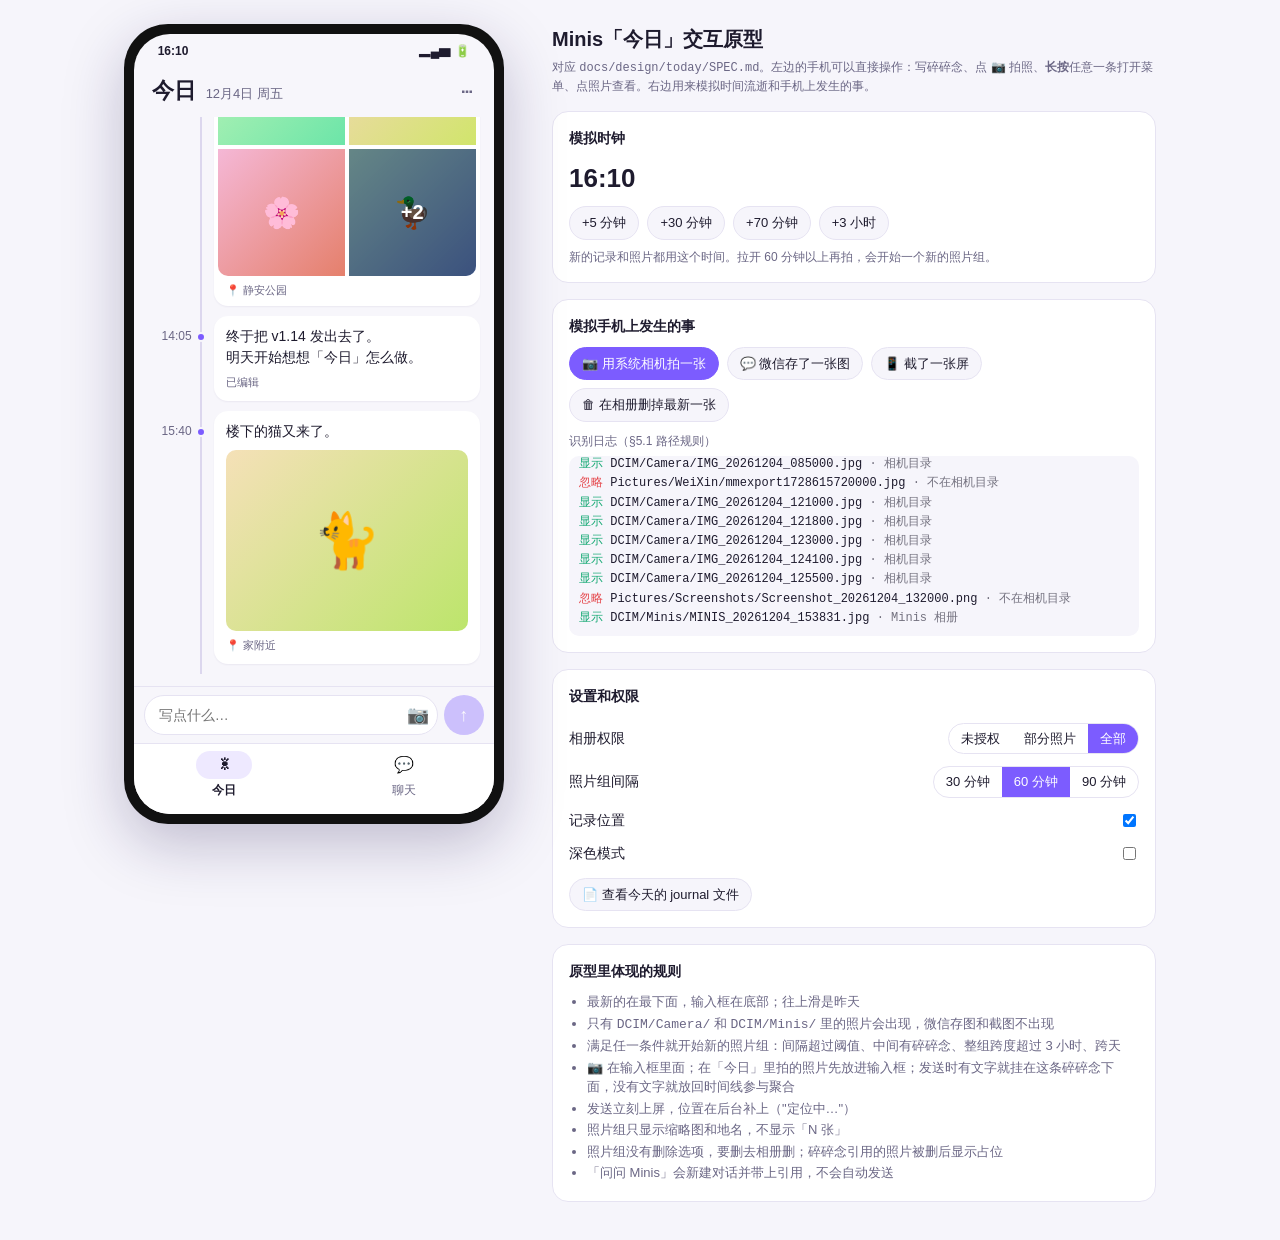
<file: docs/design/today/index.html>
<!doctype html>
<html lang="zh-CN">
<head>
<meta charset="utf-8">
<meta name="viewport" content="width=device-width, initial-scale=1">
<title>Minis 今日 · 交互原型</title>
<style>
  :root {
    --bg: #F6F5FB; --panel: #FFFFFF; --text: #1E1B2E; --sub: #6B6785; --border: #E6E3F2;
    --accent: #7C5CFF; --accent-soft: #EEE9FF; --card: #FFFFFF; --screen: #F7F6FB;
    --rail: #DCD7EE; --danger: #E5484D;
  }
  body.dark {
    --bg: #121220; --panel: #1C1C2E; --text: #F1EFFA; --sub: #A19DBA; --border: #2C2B44;
    --accent: #A08BFF; --accent-soft: #2B2648; --card: #22223A; --screen: #16162A; --rail: #34324F;
  }
  * { box-sizing: border-box; }
  body {
    margin: 0; font: 14px/1.5 -apple-system, BlinkMacSystemFont, "PingFang SC", "Roboto", "Helvetica Neue", sans-serif;
    background: var(--bg); color: var(--text); transition: background .3s, color .3s;
  }
  button { font: inherit; color: inherit; cursor: pointer; }
  .wrap { max-width: 1080px; margin: 0 auto; padding: 24px; display: grid; grid-template-columns: 400px 1fr; gap: 28px; align-items: start; }
  @media (max-width: 900px) { .wrap { grid-template-columns: 1fr; justify-items: center; } }
  h1 { font-size: 20px; margin: 0 0 4px; }
  h2 { font-size: 14px; margin: 0 0 10px; }
  .hint { color: var(--sub); font-size: 12px; margin: 0 0 16px; }
  .card { background: var(--panel); border: 1px solid var(--border); border-radius: 16px; padding: 16px; margin-bottom: 16px; }

  /* ───── 手机外框 ───── */
  .phone {
    width: 380px; height: 800px; border-radius: 44px; padding: 10px; background: #111;
    box-shadow: 0 20px 60px rgba(30, 20, 80, .25); position: sticky; top: 24px;
  }
  .screen {
    width: 100%; height: 100%; border-radius: 36px; overflow: hidden; background: var(--screen);
    display: flex; flex-direction: column; position: relative;
  }
  .statusbar { height: 34px; flex: none; display: flex; align-items: center; justify-content: space-between; padding: 0 24px; font-size: 12px; font-weight: 600; }
  .view { flex: 1; min-height: 0; display: none; flex-direction: column; }
  .view.active { display: flex; }

  /* 顶栏 */
  .appbar { flex: none; display: flex; align-items: baseline; gap: 10px; padding: 6px 18px 10px; }
  .appbar .title { font-size: 22px; font-weight: 700; }
  .appbar .date { color: var(--sub); font-size: 13px; }
  .appbar .more { margin-left: auto; background: none; border: 0; font-size: 20px; color: var(--sub); padding: 0 4px; }

  /* 时间线 */
  .timeline { flex: 1; min-height: 0; overflow-y: auto; padding: 4px 14px 12px; scroll-behavior: smooth; }
  .divider { display: flex; align-items: center; gap: 10px; color: var(--sub); font-size: 12px; margin: 14px 0 8px; }
  .divider::before, .divider::after { content: ""; flex: 1; height: 1px; background: var(--rail); }
  .empty { text-align: center; color: var(--sub); font-size: 12px; padding: 10px 0 4px; opacity: .8; }
  .entry { display: grid; grid-template-columns: 44px 1fr; gap: 8px; position: relative; user-select: none; -webkit-user-select: none; }
  .entry .time { font-size: 12px; color: var(--sub); text-align: right; padding-top: 11px; font-variant-numeric: tabular-nums; }
  .entry .rail { position: absolute; left: 52px; top: 0; bottom: 0; width: 2px; background: var(--rail); }
  .entry .dot { position: absolute; left: 48px; top: 16px; width: 10px; height: 10px; border-radius: 50%; background: var(--accent); border: 2px solid var(--screen); }
  .entry.photo .dot { background: #F59E0B; }
  .entry .body { margin-left: 14px; margin-bottom: 10px; background: var(--card); border-radius: 14px; padding: 10px 12px; box-shadow: 0 1px 2px rgba(30, 20, 80, .06); transition: transform .15s; }
  .entry.pressing .body { transform: scale(.97); }
  .entry.flash .body { animation: flash 1.2s; }
  @keyframes flash { 0% { box-shadow: 0 0 0 3px var(--accent); } 100% { box-shadow: 0 1px 2px rgba(30,20,80,.06); } }
  .text { white-space: pre-wrap; word-break: break-word; }
  .meta { display: flex; gap: 8px; margin-top: 6px; color: var(--sub); font-size: 11px; flex-wrap: wrap; }
  .chip { display: inline-flex; align-items: center; gap: 3px; }
  .spin { width: 9px; height: 9px; border-radius: 50%; border: 1.5px solid var(--sub); border-top-color: transparent; animation: spin .8s linear infinite; }
  @keyframes spin { to { transform: rotate(360deg); } }
  .entry.photo .body { padding: 4px; }
  .entry.photo .meta { margin: 6px 8px 4px; }

  /* 照片缩略图 */
  .grid { display: grid; gap: 4px; border-radius: 10px; overflow: hidden; }
  .grid.n1 { grid-template-columns: 1fr; }
  .grid.n1 .thumb { aspect-ratio: 4 / 3; font-size: 54px; }
  .grid.n2, .grid.n4, .grid.n3 { grid-template-columns: 1fr 1fr; }
  .grid.n5 { grid-template-columns: 1fr 1fr; }
  .thumb {
    aspect-ratio: 1; display: grid; place-items: center; font-size: 30px; position: relative; cursor: pointer;
    background: linear-gradient(135deg, hsl(var(--h) 75% 84%), hsl(calc(var(--h) + 40) 70% 66%));
  }
  .thumb .more { position: absolute; inset: 0; display: grid; place-items: center; background: rgba(0,0,0,.45); color: #fff; font-size: 20px; font-weight: 600; }
  .thumb.gone { background: var(--rail); font-size: 11px; text-align: center; line-height: 1.4; color: var(--sub); cursor: default; }

  /* 权限卡片 / 提示条 */
  .perm { background: var(--accent-soft); border-radius: 14px; padding: 12px 14px; margin: 6px 0 4px; font-size: 13px; }
  .perm b { display: block; margin-bottom: 2px; }
  .perm button { margin-top: 8px; background: var(--accent); color: #fff; border: 0; border-radius: 999px; padding: 6px 14px; font-size: 13px; }
  .partial { font-size: 12px; color: var(--sub); background: var(--card); border-radius: 10px; padding: 6px 10px; margin: 6px 0 2px; display: flex; justify-content: space-between; }
  .partial a { color: var(--accent); cursor: pointer; }

  /* 输入栏 */
  .composer { flex: none; padding: 8px 10px 8px; background: var(--screen); border-top: 1px solid var(--border); }
  .box { flex: 1; min-width: 0; background: var(--card); border: 1px solid var(--border); border-radius: 22px; transition: border-color .15s; }
  .box:focus-within { border-color: var(--accent); }
  .boxrow { display: flex; align-items: flex-end; }
  .box textarea {
    flex: 1; resize: none; border: 0; background: none; color: var(--text); outline: none;
    padding: 9px 4px 9px 14px; font: inherit; line-height: 20px; max-height: 140px;
  }
  .inbtn { flex: none; width: 38px; height: 38px; border: 0; background: none; font-size: 18px; border-radius: 50%; opacity: .75; }
  .inbtn:hover { opacity: 1; }
  .tray { display: flex; gap: 6px; padding: 8px 10px 2px; overflow-x: auto; }
  .tray:empty { display: none; }
  .tray .thumb { width: 54px; flex: none; border-radius: 10px; font-size: 24px; }
  .tray .x { position: absolute; top: -4px; right: -4px; width: 18px; height: 18px; border-radius: 50%; border: 0; background: #333; color: #fff; font-size: 11px; line-height: 18px; padding: 0; }
  .row { display: flex; align-items: flex-end; gap: 6px; }
  .iconbtn { flex: none; width: 40px; height: 40px; border-radius: 50%; border: 0; background: var(--card); font-size: 18px; display: grid; place-items: center; }
  .send { background: var(--accent); color: #fff; }
  .send:disabled { opacity: .35; cursor: default; }
  textarea.input {
    flex: 1; resize: none; border: 1px solid var(--border); background: var(--card); color: var(--text); border-radius: 20px;
    padding: 9px 14px; font: inherit; line-height: 20px; max-height: 140px; outline: none;
  }
  textarea.input:focus { border-color: var(--accent); }
  .quote { margin: 0 4px 8px; background: var(--card); border-left: 3px solid var(--accent); border-radius: 8px; padding: 6px 10px; font-size: 12px; color: var(--sub); position: relative; }
  .quote .x { position: absolute; top: 4px; right: 6px; background: none; border: 0; color: var(--sub); }

  /* 底部导航 */
  .nav { flex: none; display: flex; justify-content: space-around; padding: 6px 0 14px; background: var(--panel); border-top: 1px solid var(--border); }
  .nav button { background: none; border: 0; display: flex; flex-direction: column; align-items: center; gap: 2px; font-size: 12px; color: var(--sub); }
  .nav .ico { width: 56px; height: 28px; border-radius: 999px; display: grid; place-items: center; font-size: 16px; transition: background .2s; }
  .nav button.on { color: var(--text); font-weight: 600; }
  .nav button.on .ico { background: var(--accent-soft); }
  .nav.hidden { display: none; }

  /* 聊天 */
  .sessions { flex: 1; overflow-y: auto; padding: 0 12px; }
  .session { background: var(--card); border-radius: 14px; padding: 10px 14px; margin-bottom: 8px; cursor: pointer; }
  .session .t { font-weight: 600; }
  .session .s { color: var(--sub); font-size: 12px; white-space: nowrap; overflow: hidden; text-overflow: ellipsis; }
  .convbar { flex: none; display: flex; align-items: center; gap: 8px; padding: 4px 12px 10px; font-weight: 600; }
  .convbar button { background: none; border: 0; font-size: 20px; }
  .msgs { flex: 1; overflow-y: auto; padding: 4px 14px 10px; display: flex; flex-direction: column; gap: 8px; }
  .bubble { max-width: 82%; padding: 8px 12px; border-radius: 16px; white-space: pre-wrap; }
  .bubble.me { align-self: flex-end; background: var(--accent); color: #fff; border-bottom-right-radius: 4px; }
  .bubble.ai { align-self: flex-start; background: var(--card); border-bottom-left-radius: 4px; }
  .bubble .q { font-size: 12px; opacity: .85; border-left: 2px solid rgba(255,255,255,.7); padding-left: 6px; margin-bottom: 4px; }
  .fab { position: absolute; right: 18px; bottom: 90px; background: var(--accent); color: #fff; border: 0; border-radius: 16px; padding: 12px 16px; box-shadow: 0 6px 16px rgba(124,92,255,.35); }

  /* 底部菜单 / 浮层 */
  .scrim { position: absolute; inset: 0; background: rgba(0,0,0,.35); display: none; z-index: 10; }
  .scrim.show { display: block; }
  .sheet { position: absolute; left: 0; right: 0; bottom: 0; background: var(--panel); border-radius: 22px 22px 0 0; padding: 8px 8px 20px; z-index: 11; transform: translateY(105%); transition: transform .22s; }
  .sheet.show { transform: none; }
  .sheet .grab { width: 36px; height: 4px; border-radius: 2px; background: var(--rail); margin: 4px auto 10px; }
  .sheet .peek { font-size: 12px; color: var(--sub); padding: 0 12px 8px; white-space: nowrap; overflow: hidden; text-overflow: ellipsis; }
  .sheet button { display: block; width: 100%; text-align: left; background: none; border: 0; padding: 12px 16px; border-radius: 12px; font-size: 15px; }
  .sheet button:hover { background: var(--accent-soft); }
  .sheet button.danger { color: var(--danger); }
  .viewer { position: absolute; inset: 0; background: #000; z-index: 20; display: none; flex-direction: column; color: #fff; }
  .viewer.show { display: flex; }
  .viewer .vbar { display: flex; align-items: center; gap: 8px; padding: 40px 14px 10px; }
  .viewer .vbar button { background: none; border: 0; color: #fff; font-size: 20px; }
  .viewer .vgrid { flex: 1; overflow-y: auto; display: grid; grid-template-columns: repeat(3, 1fr); gap: 2px; align-content: start; }
  .viewer .big { flex: 1; display: grid; place-items: center; font-size: 120px; }
  .viewer .cap { padding: 10px 16px 24px; font-size: 12px; color: #bbb; font-family: ui-monospace, Menlo, monospace; }
  .edit textarea { width: 100%; border: 1px solid var(--accent); border-radius: 10px; padding: 6px 8px; font: inherit; background: var(--screen); color: var(--text); resize: vertical; min-height: 60px; }
  .edit .acts { display: flex; gap: 8px; justify-content: flex-end; margin-top: 6px; }
  .edit .acts button { border: 0; border-radius: 999px; padding: 4px 12px; background: var(--accent-soft); }
  .edit .acts button.primary { background: var(--accent); color: #fff; }
  .toast { position: absolute; left: 50%; bottom: 150px; transform: translateX(-50%); background: rgba(30, 27, 46, .92); color: #fff; padding: 8px 14px; border-radius: 999px; font-size: 12px; opacity: 0; transition: opacity .2s; pointer-events: none; z-index: 30; white-space: nowrap; }
  .toast.show { opacity: 1; }

  /* 右侧控制面板 */
  .btns { display: flex; flex-wrap: wrap; gap: 8px; }
  .btn { border: 1px solid var(--border); background: var(--bg); border-radius: 999px; padding: 6px 12px; font-size: 13px; }
  .btn:hover { border-color: var(--accent); }
  .btn.primary { background: var(--accent); border-color: var(--accent); color: #fff; }
  .clock { font-size: 26px; font-weight: 700; font-variant-numeric: tabular-nums; margin-bottom: 8px; }
  .seg { display: inline-flex; border: 1px solid var(--border); border-radius: 999px; overflow: hidden; }
  .seg button { border: 0; background: none; padding: 5px 12px; font-size: 13px; }
  .seg button.on { background: var(--accent); color: #fff; }
  .setting { display: flex; align-items: center; justify-content: space-between; gap: 12px; padding: 6px 0; }
  .log { font: 12px/1.6 ui-monospace, Menlo, monospace; max-height: 180px; overflow-y: auto; background: var(--bg); border-radius: 10px; padding: 8px 10px; }
  .log .ok { color: #16A974; } .log .no { color: var(--danger); }
  ul.rules { margin: 0; padding-left: 18px; color: var(--sub); font-size: 13px; }
  ul.rules li { margin: 2px 0; }
  .modal { position: fixed; inset: 0; background: rgba(0,0,0,.45); display: none; place-items: center; z-index: 100; padding: 24px; }
  .modal.show { display: grid; }
  .modal .box { background: var(--panel); border-radius: 16px; width: min(760px, 100%); max-height: 85vh; display: flex; flex-direction: column; }
  .modal .head { display: flex; justify-content: space-between; align-items: center; padding: 12px 16px; border-bottom: 1px solid var(--border); font-weight: 600; }
  .modal pre { margin: 0; padding: 16px; overflow: auto; font: 12px/1.6 ui-monospace, Menlo, monospace; white-space: pre-wrap; word-break: break-all; }
</style>
</head>
<body>
<div class="wrap">
  <!-- ───────────── 手机 ───────────── -->
  <div class="phone">
    <div class="screen" id="screen">
      <div class="statusbar"><span id="sbTime">16:10</span><span>▂▄▆ 🔋</span></div>

      <!-- 今日 -->
      <section class="view active" id="viewToday">
        <div class="appbar">
          <span class="title">今日</span>
          <span class="date" id="todayLabel"></span>
          <button class="more" id="moreBtn" title="今日设置">⋯</button>
        </div>
        <div class="timeline" id="timeline"></div>
        <div class="composer">
          <div class="row">
            <!-- 拍照按钮和待发送的照片都在输入框里面 -->
            <div class="box" id="todayBox">
              <div class="tray" id="tray"></div>
              <div class="boxrow">
                <textarea id="input" rows="1" placeholder="写点什么…"></textarea>
                <button class="inbtn" id="camBtn" title="拍照（写入 DCIM/Minis/）">📷</button>
              </div>
            </div>
            <button class="iconbtn send" id="sendBtn" disabled>↑</button>
          </div>
        </div>
      </section>

      <!-- 聊天：会话列表 -->
      <section class="view" id="viewChatList">
        <div class="appbar"><span class="title">聊天</span><button class="more" title="设置">⚙︎</button></div>
        <div class="sessions" id="sessions"></div>
        <button class="fab" id="newChat">＋ 新对话</button>
      </section>

      <!-- 聊天：会话 -->
      <section class="view" id="viewConv">
        <div class="convbar"><button id="backBtn">‹</button><span id="convTitle">新对话</span></div>
        <div class="msgs" id="msgs"></div>
        <div class="composer">
          <div id="quoteBox"></div>
          <div class="row">
            <button class="iconbtn">＋</button>
            <textarea class="input" id="chatInput" rows="1" placeholder="问问 Minis…"></textarea>
            <button class="iconbtn send" id="chatSend">↑</button>
          </div>
        </div>
      </section>

      <nav class="nav" id="nav">
        <button data-tab="today" class="on"><span class="ico">☀︎</span>今日</button>
        <button data-tab="chat"><span class="ico">💬</span>聊天</button>
      </nav>

      <div class="scrim" id="scrim"></div>
      <div class="sheet" id="sheet"></div>
      <div class="viewer" id="viewer"></div>
      <div class="toast" id="toast"></div>
    </div>
  </div>

  <!-- ───────────── 控制面板 ───────────── -->
  <div>
    <h1>Minis「今日」交互原型</h1>
    <p class="hint">对应 <code>docs/design/today/SPEC.md</code>。左边的手机可以直接操作：写碎碎念、点 📷 拍照、<b>长按</b>任意一条打开菜单、点照片查看。右边用来模拟时间流逝和手机上发生的事。</p>

    <div class="card">
      <h2>模拟时钟</h2>
      <div class="clock" id="clock">16:10</div>
      <div class="btns">
        <button class="btn" data-adv="5">+5 分钟</button>
        <button class="btn" data-adv="30">+30 分钟</button>
        <button class="btn" data-adv="70">+70 分钟</button>
        <button class="btn" data-adv="180">+3 小时</button>
      </div>
      <p class="hint" style="margin:8px 0 0">新的记录和照片都用这个时间。拉开 60 分钟以上再拍，会开始一个新的照片组。</p>
    </div>

    <div class="card">
      <h2>模拟手机上发生的事</h2>
      <div class="btns">
        <button class="btn primary" id="simCamera">📷 用系统相机拍一张</button>
        <button class="btn" id="simWeixin">💬 微信存了一张图</button>
        <button class="btn" id="simShot">📱 截了一张屏</button>
        <button class="btn" id="simDelete">🗑 在相册删掉最新一张</button>
      </div>
      <p class="hint" style="margin:10px 0 6px">识别日志（§5.1 路径规则）</p>
      <div class="log" id="log"></div>
    </div>

    <div class="card">
      <h2>设置和权限</h2>
      <div class="setting"><span>相册权限</span>
        <span class="seg" id="permSeg">
          <button data-perm="none">未授权</button><button data-perm="partial">部分照片</button><button data-perm="full" class="on">全部</button>
        </span>
      </div>
      <div class="setting"><span>照片组间隔</span>
        <span class="seg" id="gapSeg">
          <button data-gap="30">30 分钟</button><button data-gap="60" class="on">60 分钟</button><button data-gap="90">90 分钟</button>
        </span>
      </div>
      <div class="setting"><span>记录位置</span><input type="checkbox" id="locToggle" checked></div>
      <div class="setting"><span>深色模式</span><input type="checkbox" id="darkToggle"></div>
      <div class="btns" style="margin-top:8px">
        <button class="btn" id="showJournal">📄 查看今天的 journal 文件</button>
      </div>
    </div>

    <div class="card">
      <h2>原型里体现的规则</h2>
      <ul class="rules">
        <li>最新的在最下面，输入框在底部；往上滑是昨天</li>
        <li>只有 <code>DCIM/Camera/</code> 和 <code>DCIM/Minis/</code> 里的照片会出现，微信存图和截图不出现</li>
        <li>满足任一条件就开始新的照片组：间隔超过阈值、中间有碎碎念、整组跨度超过 3 小时、跨天</li>
        <li>📷 在输入框里面；在「今日」里拍的照片先放进输入框；发送时有文字就挂在这条碎碎念下面，没有文字就放回时间线参与聚合</li>
        <li>发送立刻上屏，位置在后台补上（"定位中…"）</li>
        <li>照片组只显示缩略图和地名，不显示「N 张」</li>
        <li>照片组没有删除选项，要删去相册删；碎碎念引用的照片被删后显示占位</li>
        <li>「问问 Minis」会新建对话并带上引用，不会自动发送</li>
      </ul>
    </div>
  </div>
</div>

<div class="modal" id="modal">
  <div class="box">
    <div class="head"><span id="modalTitle"></span><button class="btn" id="modalClose">关闭</button></div>
    <pre id="modalBody"></pre>
  </div>
</div>

<script>
/* ───────────── 工具函数 ───────────── */
const $ = (s) => document.querySelector(s);
const D0 = new Date(); D0.setHours(0, 0, 0, 0);
const MIN = 60e3, HOUR = 60 * MIN;
const at = (day, h, m, s = 0) => new Date(D0.getTime() + day * 24 * HOUR + h * HOUR + m * MIN + s * 1e3);
const pad = (n) => String(Math.abs(n)).padStart(2, '0');
const hm = (d) => `${pad(d.getHours())}:${pad(d.getMinutes())}`;
const dayKey = (d) => `${d.getFullYear()}-${pad(d.getMonth() + 1)}-${pad(d.getDate())}`;
const sameDay = (a, b) => dayKey(a) === dayKey(b);
const WEEK = '日一二三四五六';
const dayLabel = (d) => `${d.getMonth() + 1}月${d.getDate()}日 周${WEEK[d.getDay()]}`;
const esc = (s) => s.replace(/[&<>"]/g, (c) => ({ '&': '&amp;', '<': '&lt;', '>': '&gt;', '"': '&quot;' }[c]));
const stamp = (d) => `${d.getFullYear()}${pad(d.getMonth() + 1)}${pad(d.getDate())}_${pad(d.getHours())}${pad(d.getMinutes())}${pad(d.getSeconds())}`;
function iso(d) {
  const off = -d.getTimezoneOffset();
  return `${dayKey(d)}T${pad(d.getHours())}:${pad(d.getMinutes())}:${pad(d.getSeconds())}${off >= 0 ? '+' : '-'}${pad(Math.floor(Math.abs(off) / 60))}:${pad(Math.abs(off) % 60)}`;
}
const CROCK = '0123456789ABCDEFGHJKMNPQRSTVWXYZ';
function ulid(d) {
  let t = d.getTime(), time = '';
  for (let i = 0; i < 10; i++) { time = CROCK[t % 32] + time; t = Math.floor(t / 32); }
  let rnd = '';
  for (let i = 0; i < 16; i++) rnd += CROCK[Math.floor(Math.random() * 32)];
  return time + rnd;
}
let seq = 0;
const uid = () => 'p' + (++seq);

/* ───────────── 状态 ───────────── */
const S = {
  now: at(0, 16, 10),
  gap: 60, maxSpanH: 3,
  perm: 'full', loc: true,
  tab: 'today', chatView: 'list',
  pending: [],           // 输入框上方待发送的照片 id
  editing: null,         // 正在编辑的碎碎念 id
  quote: null,           // 「问问 Minis」带过去的引用
  msgs: [],
};

// 相册：模拟 MediaStore 里的行。selected = 「部分照片」授权时用户选中的
const roll = [];
function addPhoto(d, path, emoji, h, place, selected = true) {
  const p = { id: uid(), at: d, path, name: path.split('/').pop(), emoji, h, place, selected, deleted: false, w: 4000, hgt: 3000 };
  roll.push(p);
  return p;
}
function camPath(d, prefix = 'DCIM/Camera/IMG_') { return `${prefix}${stamp(d)}.jpg`; }

// 碎碎念：对应 journal 文件里的一条
const notes = [];
function addNote(d, text, extra = {}) {
  const n = { id: ulid(d), at: d, text, photos: [], ...extra };
  notes.push(n);
  return n;
}

/* 初始数据：昨天晚饭 + 今天一天 */
(function seed() {
  [[18, 52, '🍜', 20], [19, 5, '🍣', 0], [19, 21, '🍶', 200], [19, 40, '🥢', 30]].forEach(([h, m, e, hue], i) =>
    addPhoto(at(-1, h, m), camPath(at(-1, h, m)), e, hue, '南京西路', i % 2 === 0));
  addNote(at(-1, 21, 40, 12), '好累，早点睡 😴', { lat: 31.22811, lng: 121.45470, acc: 25, place: '家' });

  addPhoto(at(0, 8, 50), camPath(at(0, 8, 50)), '🥐', 35, '家附近');
  addNote(at(0, 9, 32, 15), '今天的咖啡有点酸。', { lat: 31.22345, lng: 121.44567, acc: 18, place: '静安寺附近' });
  addPhoto(at(0, 11, 2), 'Pictures/WeiXin/mmexport1728615720000.jpg', '🧧', 0, null);
  [[12, 10, '🌳', 110], [12, 18, '🐱', 30], [12, 30, '🌸', 330], [12, 41, '🦆', 180], [12, 55, '🌤', 200]].forEach(([h, m, e, hue], i) =>
    addPhoto(at(0, h, m), camPath(at(0, h, m)), e, hue, '静安公园', i !== 3));
  addPhoto(at(0, 13, 20), 'Pictures/Screenshots/Screenshot_' + stamp(at(0, 13, 20)) + '.png', '🧾', 260, null);
  addNote(at(0, 14, 5, 2), '终于把 v1.14 发出去了。\n明天开始想想「今日」怎么做。', { edited: at(0, 14, 7, 40) });
  const cat = addPhoto(at(0, 15, 38, 31), camPath(at(0, 15, 38, 31), 'DCIM/Minis/MINIS_'), '🐈', 40, '家附近');
  addNote(at(0, 15, 40, 44), '楼下的猫又来了。', { photos: [cat.id], lat: 31.22790, lng: 121.45501, acc: 12, place: '家附近' });
})();

/* ───────────── §5.1 识别 + §5.2 聚合 ───────────── */
function classify(path) {
  if (/^DCIM\/Minis\//.test(path)) return { ok: true, why: 'Minis 相册' };
  if (/^DCIM\/Camera\//i.test(path)) return { ok: true, why: '相机目录' };
  return { ok: false, why: '不在相机目录' };
}
const canSee = (p) => !p.deleted && (S.perm === 'full' || (S.perm === 'partial' && p.selected));

function buildTimeline() {
  const attached = new Set(notes.flatMap((n) => n.photos));
  const pending = new Set(S.pending);
  const free = roll.filter((p) => canSee(p) && classify(p.path).ok && !attached.has(p.id) && !pending.has(p.id));
  const events = [
    ...notes.map((n) => ({ kind: 'note', at: n.at, n })),
    ...free.map((p) => ({ kind: 'photo', at: p.at, p })),
  ].sort((a, b) => a.at - b.at);

  const items = [];
  let g = null;
  for (const e of events) {
    if (e.kind === 'note') { g = null; items.push(e); continue; }       // 条件 2：碎碎念打断
    const fits = g
      && e.at - g.last <= S.gap * MIN                                   // 条件 1：间隔
      && e.at - g.at <= S.maxSpanH * HOUR                               // 条件 3：最大跨度
      && sameDay(e.at, g.at);                                           // 条件 4：跨天
    if (fits) { g.photos.push(e.p); g.last = e.at; }
    else { g = { kind: 'group', at: e.at, last: e.at, photos: [e.p] }; items.push(g); }
  }
  return items;
}

/* ───────────── 渲染：今日 ───────────── */
function thumbs(list, max = 4) {
  const n = list.length;
  const cls = n === 1 ? 'n1' : n <= 4 ? 'n' + n : 'n5';
  const shown = n > 4 ? list.slice(0, 4) : list;
  return `<div class="grid ${cls}">` + shown.map((p, i) => {
    if (p.deleted) return `<div class="thumb gone">照片不在<br>这台手机上</div>`;
    const more = n > 4 && i === 3 ? `<span class="more">+${n - 3}</span>` : '';
    return `<div class="thumb" style="--h:${p.h}" data-photo="${p.id}">${p.emoji}${more}</div>`;
  }).join('') + `</div>`;
}

function renderItem(it) {
  if (it.kind === 'note') {
    const n = it.n;
    let body;
    if (S.editing === n.id) {
      body = `<div class="edit"><textarea id="editBox">${esc(n.text)}</textarea>
        <div class="acts"><button data-act="cancelEdit">取消</button><button class="primary" data-act="saveEdit">保存</button></div></div>`;
    } else {
      body = `<div class="text">${esc(n.text)}</div>`;
    }
    const photos = n.photos.map((id) => roll.find((p) => p.id === id)).filter(Boolean);
    const meta = [];
    if (n.locating) meta.push(`<span class="chip"><span class="spin"></span>定位中…</span>`);
    else if (n.place && S.loc) meta.push(`<span class="chip">📍 ${esc(n.place)}</span>`);
    if (n.edited) meta.push(`<span class="chip">已编辑</span>`);
    return `<div class="entry note" data-note="${n.id}">
      <div class="time">${hm(n.at)}</div><span class="rail"></span><span class="dot"></span>
      <div class="body">${body}${photos.length ? `<div style="margin-top:8px">${thumbs(photos)}</div>` : ''}
        ${meta.length ? `<div class="meta">${meta.join('')}</div>` : ''}</div></div>`;
  }
  // 照片组不加"N 张"标题：缩略图本身就说明了一切，只在下面补地名
  const ps = it.photos;
  const place = S.loc ? (ps.find((p) => p.place) || {}).place : null;
  return `<div class="entry photo" data-group="${ps.map((p) => p.id).join(',')}">
    <div class="time">${hm(it.at)}</div><span class="rail"></span><span class="dot"></span>
    <div class="body">${thumbs(ps)}${place ? `<div class="meta"><span class="chip">📍 ${esc(place)}</span></div>` : ''}</div></div>`;
}

function renderToday(scroll = false) {
  const tl = $('#timeline');
  const nearBottom = tl.scrollHeight - tl.scrollTop - tl.clientHeight < 80;
  const items = buildTimeline();
  const today = S.now;
  const yesterday = new Date(today.getTime() - 24 * HOUR);
  let html = '';
  if (S.perm === 'none') {
    html += `<div class="perm"><b>开启相册访问</b>今天用相机拍的照片会自动出现在这里，同一时段的会聚成一条。只读取相机目录，不会读微信图片和截图。<br><button data-act="grant">开启</button></div>`;
  } else if (S.perm === 'partial') {
    html += `<div class="partial"><span>仅显示你选择的部分照片</span><a data-act="grant">管理</a></div>`;
  }
  for (const d of [yesterday, today]) {
    const dayItems = items.filter((it) => sameDay(it.at, d));
    const isToday = sameDay(d, today);
    if (!dayItems.length && !isToday) continue;
    html += `<div class="divider">${isToday ? '今天' : '昨天'} · ${dayLabel(d)}</div>`;
    html += dayItems.map(renderItem).join('') || `<div class="empty">今天还没有记录</div>`;
  }
  tl.innerHTML = html;
  if (scroll || nearBottom) { tl.style.scrollBehavior = 'auto'; tl.scrollTop = tl.scrollHeight; tl.style.scrollBehavior = ''; }
  if (S.editing) { const b = $('#editBox'); b.focus(); b.setSelectionRange(b.value.length, b.value.length); }
}

function renderTray() {
  $('#tray').innerHTML = S.pending.map((id) => {
    const p = roll.find((x) => x.id === id);
    return `<div class="thumb" style="--h:${p.h}">${p.emoji}<button class="x" data-unpend="${id}">✕</button></div>`;
  }).join('');
  updateSend();
}
function updateSend() { $('#sendBtn').disabled = !$('#input').value.trim() && !S.pending.length; }

function renderClock() {
  $('#clock').textContent = hm(S.now);
  $('#sbTime').textContent = hm(S.now);
  $('#todayLabel').textContent = dayLabel(S.now);
}

/* ───────────── 渲染：聊天 ───────────── */
const SESSIONS = [
  { t: '帮我看下这段 Kotlin', s: '可以把 remember 换成 rememberSaveable…' },
  { t: '周末去哪', s: '如果想近一点，可以考虑…' },
  { t: '早餐热量', s: '大约 520 kcal，已经写入健康' },
];
function renderChat() {
  $('#sessions').innerHTML = SESSIONS.map((x) => `<div class="session"><div class="t">${esc(x.t)}</div><div class="s">${esc(x.s)}</div></div>`).join('');
  $('#msgs').innerHTML = S.msgs.map((m) => `<div class="bubble ${m.me ? 'me' : 'ai'}">${m.q ? `<div class="q">${esc(m.q)}</div>` : ''}${esc(m.text)}</div>`).join('');
  $('#msgs').scrollTop = $('#msgs').scrollHeight;
  $('#quoteBox').innerHTML = S.quote ? `<div class="quote">${esc(S.quote.label)}<button class="x" data-act="dropQuote">✕</button></div>` : '';
}

function showView() {
  const map = { today: 'viewToday', list: 'viewChatList', conv: 'viewConv' };
  const id = S.tab === 'today' ? map.today : map[S.chatView];
  document.querySelectorAll('.view').forEach((v) => v.classList.toggle('active', v.id === id));
  document.querySelectorAll('.nav button').forEach((b) => b.classList.toggle('on', b.dataset.tab === S.tab));
  // §1：只在两个 tab 的根页面显示底部栏
  $('#nav').classList.toggle('hidden', S.tab === 'chat' && S.chatView === 'conv');
  if (S.tab === 'today') renderToday(true); else renderChat();
}

/* ───────────── 交互：今日 ───────────── */
function toast(msg) {
  const t = $('#toast'); t.textContent = msg; t.classList.add('show');
  clearTimeout(toast.h); toast.h = setTimeout(() => t.classList.remove('show'), 1800);
}
function log(path, res) {
  const el = $('#log');
  el.innerHTML += `<div><span class="${res.ok ? 'ok' : 'no'}">${res.ok ? '显示' : '忽略'}</span> ${esc(path)} <span style="opacity:.6">· ${res.why}</span></div>`;
  el.scrollTop = el.scrollHeight;
}
const tick = (sec) => { S.now = new Date(S.now.getTime() + sec * 1e3); renderClock(); };

const EMOJI = [['🌇', 20], ['🍵', 100], ['🚲', 200], ['🌿', 120], ['🍰', 340], ['🎈', 0], ['📚', 220], ['🌙', 240], ['🐕', 30]];
const pick = () => EMOJI[Math.floor(Math.random() * EMOJI.length)];
const PLACES = ['静安寺附近', '愚园路', '常德路', '家附近'];

$('#input').addEventListener('input', (e) => {
  e.target.style.height = 'auto'; e.target.style.height = Math.min(e.target.scrollHeight, 140) + 'px';
  updateSend();
});
$('#input').addEventListener('keydown', (e) => { if (e.key === 'Enter' && !e.shiftKey && !e.isComposing) { e.preventDefault(); send(); } });
$('#sendBtn').addEventListener('click', send);

// §2.3：在「今日」里拍照 → 已经写进 DCIM/Minis/，先放在输入框上方
$('#camBtn').addEventListener('click', () => {
  tick(7);
  const [e, h] = pick();
  const p = addPhoto(new Date(S.now), camPath(S.now, 'DCIM/Minis/MINIS_'), e, h, S.loc ? PLACES[0] : null);
  log(p.path, classify(p.path));
  S.pending.push(p.id);
  renderTray();
  toast('已存入相册 · DCIM/Minis');
});

function send() {
  const text = $('#input').value.trim();
  if (!text && !S.pending.length) return;
  if (text) {
    const n = addNote(new Date(S.now), text, { photos: [...S.pending], locating: S.loc });
    if (S.loc) {
      // §6.1：发送立刻上屏，位置在后台补上
      setTimeout(() => {
        n.locating = false;
        n.lat = 31.22 + Math.random() / 100; n.lng = 121.44 + Math.random() / 100; n.acc = 10 + Math.floor(Math.random() * 30);
        n.place = PLACES[Math.floor(Math.random() * PLACES.length)];
        renderToday();
      }, 1400);
    }
  } else {
    toast(`${S.pending.length} 张照片已放回时间线`);
  }
  S.pending = [];
  $('#input').value = ''; $('#input').style.height = 'auto';
  renderTray();
  renderToday(true);
  tick(20);
}

$('#tray').addEventListener('click', (e) => {
  const id = e.target.dataset.unpend;
  if (!id) return;
  S.pending = S.pending.filter((x) => x !== id);
  roll.find((p) => p.id === id).deleted = true;   // 刚拍的，移除时一并从相册删掉
  renderTray();
  toast('已从相册删除这张照片');
});

/* 长按菜单（§2.4） */
let pressT = null, longPressed = false;
$('#timeline').addEventListener('pointerdown', (e) => {
  const ent = e.target.closest('.entry');
  if (!ent || S.editing) return;
  longPressed = false;
  ent.classList.add('pressing');
  pressT = setTimeout(() => { longPressed = true; ent.classList.remove('pressing'); openSheet(ent); }, 500);
});
['pointerup', 'pointerleave', 'pointercancel'].forEach((ev) =>
  $('#timeline').addEventListener(ev, () => { clearTimeout(pressT); document.querySelectorAll('.pressing').forEach((x) => x.classList.remove('pressing')); }));
$('#timeline').addEventListener('scroll', () => clearTimeout(pressT));
$('#timeline').addEventListener('contextmenu', (e) => {
  const ent = e.target.closest('.entry');
  if (ent) { e.preventDefault(); clearTimeout(pressT); longPressed = true; openSheet(ent); }
});

$('#timeline').addEventListener('click', (e) => {
  if (longPressed) { longPressed = false; return; }
  const act = e.target.dataset.act;
  if (act === 'grant') { setPerm('full'); return; }
  if (act === 'cancelEdit') { S.editing = null; renderToday(); return; }
  if (act === 'saveEdit') {
    const n = notes.find((x) => x.id === S.editing);
    const v = $('#editBox').value.trim();
    if (v && v !== n.text) { n.text = v; n.edited = new Date(S.now); }
    S.editing = null; renderToday(); return;
  }
  const th = e.target.closest('.thumb[data-photo]');
  if (th) {
    const ent = th.closest('.entry');
    const ids = ent.dataset.group ? ent.dataset.group.split(',') : notes.find((n) => n.id === ent.dataset.note).photos;
    openViewer(ids.map((id) => roll.find((p) => p.id === id)).filter((p) => !p.deleted), th.dataset.photo);
  }
});

function openSheet(ent) {
  const note = ent.dataset.note && notes.find((n) => n.id === ent.dataset.note);
  const ids = ent.dataset.group ? ent.dataset.group.split(',') : null;
  const peek = note ? note.text.split('\n')[0] : `📷 ${ids.length} 张照片`;
  const btns = note
    ? `<button data-s="ask">💬 问问 Minis</button><button data-s="edit">✏️ 编辑</button><button data-s="copy">📋 复制文字</button><button data-s="del" class="danger">🗑 删除</button>`
    : `<button data-s="ask">💬 问问 Minis</button><button data-s="album">🖼 在相册中打开</button>`;
  $('#sheet').innerHTML = `<div class="grab"></div><div class="peek">${esc(peek)}</div>${btns}`;
  $('#sheet').onclick = (e) => {
    const s = e.target.dataset.s; if (!s) return;
    closeSheet();
    if (s === 'ask') askMinis(note, ids);
    if (s === 'edit') { S.editing = note.id; renderToday(); }
    if (s === 'copy') toast('已复制');
    if (s === 'album') toast('（原型）打开系统相册');
    if (s === 'del' && confirm('删除这条碎碎念？\n挂在下面的照片会留在相册里。')) {
      notes.splice(notes.indexOf(note), 1); renderToday();
    }
  };
  $('#scrim').classList.add('show'); $('#sheet').classList.add('show');
}
function closeSheet() { $('#scrim').classList.remove('show'); $('#sheet').classList.remove('show'); }
$('#scrim').addEventListener('click', closeSheet);

function openViewer(list, startId) {
  const v = $('#viewer');
  const grid = () => {
    v.innerHTML = `<div class="vbar"><button data-v="close">✕</button><span>${list.length} 张</span></div>
      <div class="vgrid">${list.map((p) => `<div class="thumb" style="--h:${p.h}" data-v="one" data-id="${p.id}">${p.emoji}</div>`).join('')}</div>`;
  };
  const one = (id) => {
    const i = list.findIndex((p) => p.id === id), p = list[i];
    v.innerHTML = `<div class="vbar"><button data-v="grid">‹</button><span>${i + 1} / ${list.length}</span>
      <span style="margin-left:auto"><button data-v="prev">←</button><button data-v="next">→</button></span></div>
      <div class="big" style="background:linear-gradient(135deg,hsl(${p.h} 60% 40%),hsl(${p.h + 40} 60% 25%))">${p.emoji}</div>
      <div class="cap">${hm(p.at)}${p.place && S.loc ? ' · 📍 ' + esc(p.place) : ''}<br>${esc(p.path)}</div>`;
    v.dataset.cur = id;
  };
  v.onclick = (e) => {
    const a = e.target.closest('[data-v]'); if (!a) return;
    const k = a.dataset.v, i = list.findIndex((p) => p.id === v.dataset.cur);
    if (k === 'close') v.classList.remove('show');
    if (k === 'grid') grid();
    if (k === 'one') one(a.dataset.id);
    if (k === 'prev') one(list[(i - 1 + list.length) % list.length].id);
    if (k === 'next') one(list[(i + 1) % list.length].id);
  };
  // §2.5：多张先进网格，一张直接看大图
  list.length > 1 ? grid() : one(list[0].id);
  v.classList.add('show');
}

/* ───────────── 问问 Minis → 聊天 ───────────── */
function askMinis(note, ids) {
  const label = note ? `${hm(note.at)} · ${note.text.replace(/\n/g, ' ')}` : `📷 ${ids.length} 张照片 · ${hm(roll.find((p) => p.id === ids[0]).at)}`;
  S.quote = { label };
  S.msgs = [];
  S.tab = 'chat'; S.chatView = 'conv';
  $('#convTitle').textContent = '新对话';
  showView();
  $('#chatInput').focus();
}
function chatSend() {
  const text = $('#chatInput').value.trim();
  if (!text && !S.quote) return;
  S.msgs.push({ me: true, text: text || '帮我看看这条', q: S.quote && S.quote.label });
  S.quote = null; $('#chatInput').value = '';
  renderChat();
  setTimeout(() => {
    S.msgs.push({ me: false, text: '（原型）这里由 agent 回答。它可以用 file_read 读取 /var/minis/journal/ 下的文件，照片则用 android-photos 按日期查询。' });
    renderChat();
  }, 700);
}
$('#chatSend').addEventListener('click', chatSend);
$('#chatInput').addEventListener('keydown', (e) => { if (e.key === 'Enter' && !e.shiftKey && !e.isComposing) { e.preventDefault(); chatSend(); } });
$('#quoteBox').addEventListener('click', (e) => { if (e.target.dataset.act === 'dropQuote') { S.quote = null; renderChat(); } });
$('#backBtn').addEventListener('click', () => { S.chatView = 'list'; showView(); });
$('#newChat').addEventListener('click', () => { S.quote = null; S.msgs = []; S.chatView = 'conv'; showView(); });
$('#sessions').addEventListener('click', (e) => {
  const s = e.target.closest('.session'); if (!s) return;
  S.quote = null; S.msgs = []; $('#convTitle').textContent = s.querySelector('.t').textContent; S.chatView = 'conv'; showView();
});
$('#nav').addEventListener('click', (e) => {
  const b = e.target.closest('button'); if (!b) return;
  S.tab = b.dataset.tab; if (S.tab === 'chat' && S.chatView === 'conv' && !S.msgs.length && !S.quote) S.chatView = 'list';
  showView();
});
$('#moreBtn').addEventListener('click', () => toast('（原型）今日设置：包含的相册、记录位置'));

/* ───────────── 控制面板 ───────────── */
document.querySelectorAll('[data-adv]').forEach((b) => b.addEventListener('click', () => { tick(+b.dataset.adv * 60); renderToday(); }));

function simulate(path, emoji, h, place) {
  tick(5);
  const p = addPhoto(new Date(S.now), path, emoji, h, place);
  const res = classify(p.path);
  log(p.path, res);
  if (S.tab !== 'today') { S.tab = 'today'; showView(); } else renderToday(true);
  if (res.ok && canSee(p)) {
    const el = [...document.querySelectorAll('.entry.photo')].find((x) => x.dataset.group.split(',').includes(p.id));
    if (el) { el.classList.add('flash'); }
    toast('新照片已出现在时间线');
  } else if (res.ok) toast('照片已拍，但当前权限下看不到');
  else toast('已忽略：' + res.why);
}
$('#simCamera').addEventListener('click', () => { const [e, h] = pick(); simulate(camPath(new Date(S.now.getTime() + 5e3)), e, h, PLACES[Math.floor(Math.random() * PLACES.length)]); });
$('#simWeixin').addEventListener('click', () => simulate(`Pictures/WeiXin/mmexport${S.now.getTime()}.jpg`, '🧧', 0, null));
$('#simShot').addEventListener('click', () => simulate(`Pictures/Screenshots/Screenshot_${stamp(S.now)}.png`, '🧾', 260, null));
$('#simDelete').addEventListener('click', () => {
  const live = roll.filter((p) => !p.deleted && classify(p.path).ok).sort((a, b) => b.at - a.at)[0];
  if (!live) return;
  live.deleted = true;
  log(live.path, { ok: false, why: '已在相册删除' });
  S.pending = S.pending.filter((x) => x !== live.id); renderTray();
  renderToday();
  toast(notes.some((n) => n.photos.includes(live.id)) ? '碎碎念里显示「照片不在这台手机上」' : '照片组已更新');
});

function setPerm(v) {
  S.perm = v;
  document.querySelectorAll('#permSeg button').forEach((b) => b.classList.toggle('on', b.dataset.perm === v));
  renderToday();
}
$('#permSeg').addEventListener('click', (e) => e.target.dataset.perm && setPerm(e.target.dataset.perm));
$('#gapSeg').addEventListener('click', (e) => {
  if (!e.target.dataset.gap) return;
  S.gap = +e.target.dataset.gap;
  document.querySelectorAll('#gapSeg button').forEach((b) => b.classList.toggle('on', b === e.target));
  renderToday();
});
$('#locToggle').addEventListener('change', (e) => { S.loc = e.target.checked; renderToday(); });
$('#darkToggle').addEventListener('change', (e) => document.body.classList.toggle('dark', e.target.checked));

/* §4：生成 journal 文件 */
function attr(v) {
  const s = String(v);
  if (!/[\s,"&]|[^\x00-\x7f]|--/.test(s)) return s;
  return '"' + s.replace(/&/g, '&amp;').replace(/"/g, '&quot;').replace(/--/g, '&#45;&#45;') + '"';
}
function journalFor(d) {
  const list = notes.filter((n) => sameDay(n.at, d)).sort((a, b) => a.at - b.at);
  let out = `---\ndate: ${dayKey(d)}\n---\n`;
  for (const n of list) {
    const kv = [['id', n.id], ['at', iso(n.at)]];
    if (n.edited) kv.push(['edited', iso(n.edited)]);
    if (n.lat != null && S.loc) kv.push(['lat', n.lat.toFixed(5)], ['lng', n.lng.toFixed(5)], ['acc', n.acc]);
    if (n.place && S.loc) kv.push(['place', n.place]);
    const ph = n.photos.map((id) => roll.find((p) => p.id === id)).filter(Boolean).map((p) => p.path);
    if (ph.length) kv.push(['photos', ph.join(',')]);
    const body = n.text.replace(/<!-- minis:entry/g, '&lt;!-- minis:entry');
    out += `\n## ${hm(n.at)}\n<!-- minis:entry ${kv.map(([k, v]) => `${k}=${attr(v)}`).join(' ')} -->\n${body}\n`;
  }
  return out;
}
$('#showJournal').addEventListener('click', () => {
  const d = S.now;
  $('#modalTitle').textContent = `/var/minis/journal/${d.getFullYear()}/${pad(d.getMonth() + 1)}/${dayKey(d)}.md`;
  $('#modalBody').textContent = journalFor(d);
  $('#modal').classList.add('show');
});
$('#modalClose').addEventListener('click', () => $('#modal').classList.remove('show'));
$('#modal').addEventListener('click', (e) => { if (e.target.id === 'modal') $('#modal').classList.remove('show'); });

/* 初始日志 */
roll.slice().sort((a, b) => a.at - b.at).forEach((p) => log(p.path, classify(p.path)));
renderClock(); renderTray(); showView();
</script>
</body>
</html>
</file>
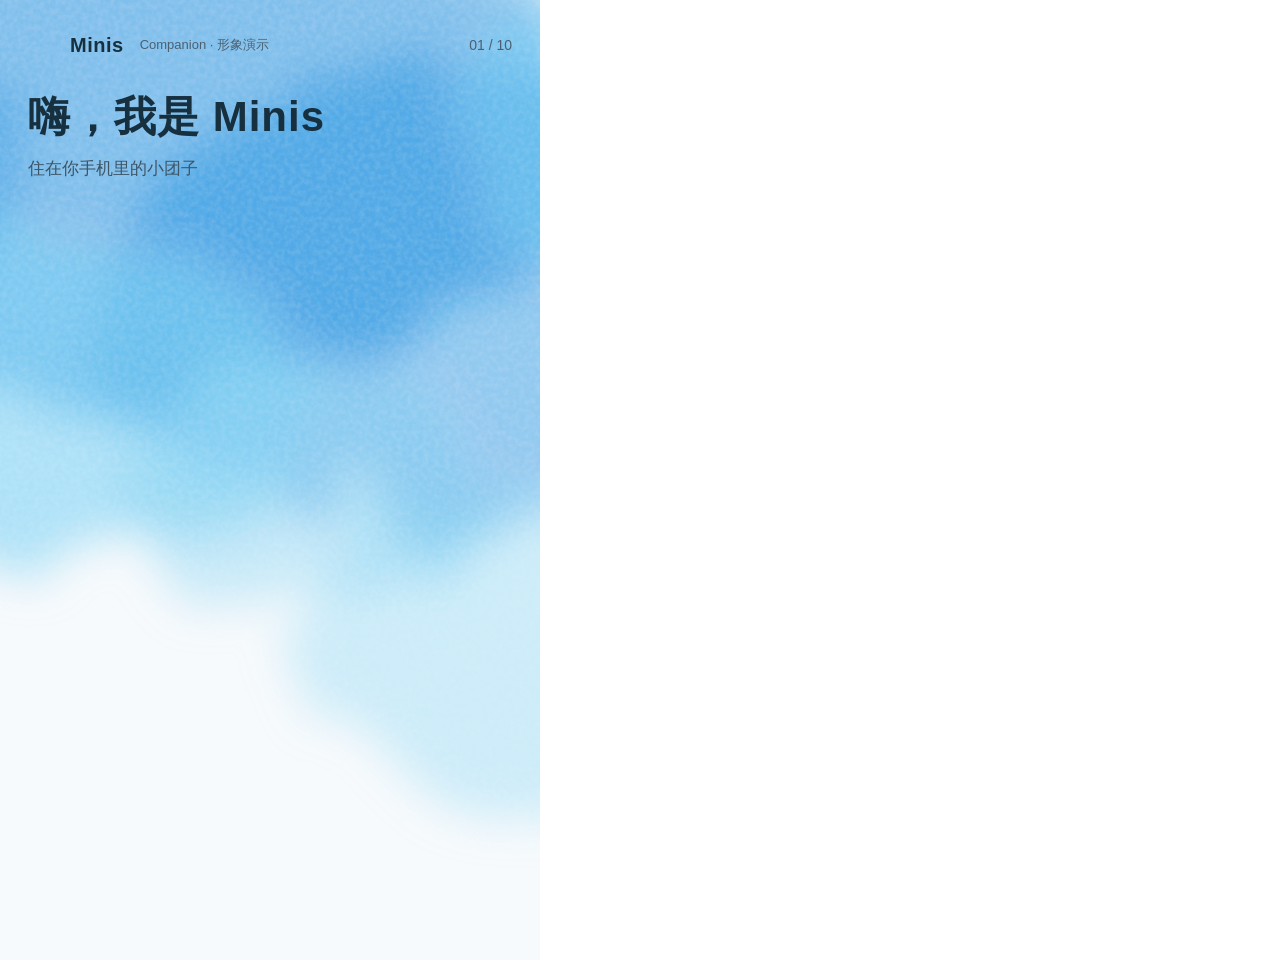
<file: docs/design/companion/promo/promo.html>
<!doctype html>
<html lang="zh-CN">
<head>
<meta charset="utf-8">
<title>Minis Companion · 宣传片</title>
<!--
  竖屏宣传片（540×960 CSS px，按 2 倍渲染成 1080×1920）。
  形象、水彩底和动画引擎都来自 ../index.html：这里只负责分镜、字幕和手指。
  直接看：在 companion/ 目录起一个本地服务器打开 promo/promo.html。
  出视频：./build.sh（?render 模式下用虚拟时钟逐帧推进，并记录音效时间点）。
-->
<script src="clock.js"></script>
<style>
  html, body { margin: 0; background: #fff; }
  body { width: 540px; height: 960px; overflow: hidden; display: block !important; }
  #frame {
    position: relative; width: 540px; height: 960px; overflow: hidden; background: #F7FAFC;
    font-family: -apple-system, "PingFang SC", "Helvetica Neue", sans-serif; color: #17303F;
  }
  #washHost { position: absolute; inset: 0; transform-origin: 50% 30%; }
  #washHost .wash { position: absolute; inset: 0; width: 100%; height: 100%; }

  #brand { position: absolute; top: 30px; left: 28px; right: 28px; display: flex; align-items: center; gap: 8px; }
  #brand svg { width: 34px; height: 28px; }
  #brand b { font-size: 20px; font-weight: 800; letter-spacing: .5px; }
  #brand span { font-size: 13px; color: #4A6070; margin-left: 8px; }
  #brand i { margin-left: auto; font-style: normal; font-size: 14px; color: #4A6070; font-variant-numeric: tabular-nums; }

  #titles { position: absolute; top: 92px; left: 28px; right: 28px; }
  #title { margin: 0; font-size: 42px; line-height: 1.18; font-weight: 800; letter-spacing: 1px; }
  #sub { margin: 14px 0 0; font-size: 17px; color: #3D5566; }

  #charHost { position: absolute; left: 0; right: 0; top: 300px; height: 540px; display: grid; justify-items: center; }
  #charHost #stageSvg { width: 500px; height: 500px; max-width: none; overflow: visible; margin-top: 40px; }
  #charHost .bubble { top: 52px; font-size: 15px; max-width: 78%; text-align: center; border: 0; box-shadow: 0 8px 28px rgba(30, 80, 120, .16); }

  .chips { position: absolute; left: 0; right: 0; bottom: 78px; display: flex; justify-content: center; gap: 10px; }
  .chip {
    padding: 9px 14px; border-radius: 999px; background: rgba(255,255,255,.78); font-size: 15px; color: #3D5566;
    box-shadow: 0 4px 14px rgba(30, 80, 120, .08); transition: none; display: flex; align-items: center; gap: 6px;
  }
  .chip.on { background: var(--accent); color: #fff; transform: scale(1.08); }
  .chip .dot { width: 12px; height: 12px; border-radius: 50%; }

  #finger {
    position: absolute; width: 46px; height: 46px; margin: -23px 0 0 -23px; border-radius: 50%;
    background: rgba(255,255,255,.55); border: 2.5px solid rgba(255,255,255,.95);
    box-shadow: 0 4px 16px rgba(20, 60, 90, .25); opacity: 0; pointer-events: none;
  }
  #ripple {
    position: absolute; width: 46px; height: 46px; margin: -23px 0 0 -23px; border-radius: 50%;
    border: 2.5px solid rgba(255,255,255,.9); opacity: 0; pointer-events: none;
  }

  #end { position: absolute; left: 0; right: 0; bottom: 92px; text-align: center; opacity: 0; }
  #end .name { font-size: 64px; font-weight: 900; letter-spacing: 2px; }
  #end .tag { font-size: 18px; color: #3D5566; margin-top: 6px; }
  #end .small { font-size: 12px; color: #6A7F8E; margin-top: 18px; letter-spacing: 1px; }
  #fade { position: absolute; inset: 0; background: #F7FAFC; opacity: 0; pointer-events: none; }

  /* 原型页面藏在画面外：引擎还需要它的控制面板元素 */
  #proto { position: absolute; left: -5000px; top: 0; width: 1000px; }
</style>
</head>
<body class="skin-milk">
<div id="frame">
  <div id="washHost"></div>
  <div id="brand">
    <svg viewBox="24 62 192 156"><use href="#char"/></svg><b>Minis</b><span>Companion · 形象演示</span><i id="counter"></i>
  </div>
  <div id="titles"><h1 id="title"></h1><p id="sub"></p></div>
  <div id="charHost"></div>
  <div class="chips" id="toolChips"></div>
  <div class="chips" id="skinChips"></div>
  <div id="end">
    <div class="name">Minis</div>
    <div class="tag">住在你手机里的小团子</div>
    <div class="small">MINIS COMPANION · 形象原型</div>
  </div>
  <div id="ripple"></div>
  <div id="finger"></div>
  <div id="fade"></div>
</div>
<div id="proto"></div>

<script>
(async () => {
  const $ = (id) => document.getElementById(id);
  const DURATION = 43;

  // ── 1. 加载原型，把形象搬进画面，再启动它的引擎 ──
  const html = await (await fetch('../index.html')).text();
  const doc = new DOMParser().parseFromString(html, 'text/html');
  const style = document.createElement('style');
  style.textContent = doc.querySelector('style').textContent;
  document.head.insertBefore(style, document.head.querySelector('style'));
  $('proto').innerHTML = doc.body.innerHTML.replace(/<script[\s\S]*?<\/script>/g, '');
  $('washHost').appendChild(document.querySelector('#proto .wash'));
  $('charHost').appendChild($('bubble'));
  $('charHost').appendChild($('stageSvg'));
  const engine = document.createElement('script');
  engine.textContent = doc.querySelector('body script').textContent;
  document.body.appendChild(engine);
  const M = window.minis;
  M.applySkin('milk');
  M.sim.happyUntil = 0;
  M.sim.waveUntil = 0;

  // ── 2. 分镜 ──
  const SCENES = [
    { t: 0.0,  title: '嗨，我是 Minis',     sub: '住在你手机里的小团子' },
    { t: 3.4,  title: '戳一戳',             sub: '它会开心地蹦起来' },
    { t: 7.0,  title: '摸摸头',             sub: '耳朵抖一抖，爱心冒出来' },
    { t: 10.6, title: '你说，它在听',        sub: '耳朵竖起来，跟着你的声音动' },
    { t: 14.0, title: '让它想一想',          sub: '小星星转起来了' },
    { t: 17.0, title: '帮你查，帮你做',      sub: '手里拿的，就是它正在用的工具' },
    { t: 23.0, title: '再讲给你听',          sub: '嘴巴跟着声音一张一合' },
    { t: 28.2, title: '搞定！',             sub: '每做完一件事，都值得庆祝' },
    { t: 30.6, title: '陪得越久，惊喜越多',   sub: '亲密度涨了，就能换新皮肤' },
    { t: 35.0, title: '累了就睡一会儿',       sub: '轻轻一点，它就醒啦' },
    { t: 38.6, title: '', sub: '', end: true },
  ];
  const TOOLS = [[4, '🔍 搜索'], [1, '🌐 网页'], [2, '⌨️ 命令'], [3, '📄 文件']];
  const SKINS = [['milk', '牛奶', '#7DD0F3'], ['mint', '薄荷', '#6FD9B2'], ['peach', '蜜桃', '#FFB28C'], ['night', '星夜', '#8E80E3']];
  $('toolChips').innerHTML = TOOLS.map(([id, n]) => `<div class="chip" data-tool="${id}">${n}</div>`).join('');
  $('skinChips').innerHTML = SKINS.map(([id, n, c]) => `<div class="chip" data-skin="${id}"><span class="dot" style="background:${c}"></span>${n}</div>`).join('');

  // 音效时间点：渲染脚本读出去合成声音
  const cues = window.__cues = [];
  const cue = (type, extra = {}) => cues.push({ t: +now.toFixed(3), type, ...extra });

  // 手指：轻点 / 抚摸，坐标用角色的 SVG 坐标（240×240）
  const svgPt = (x, y) => {
    const r = $('stageSvg').getBoundingClientRect();
    return [r.left + (x / 240) * r.width, r.top + (y / 240) * r.height];
  };
  const TAPS = [[3.9, 146, 112], [4.7, 100, 122], [5.5, 150, 138], [37.4, 122, 120]];
  const PET = { from: 7.3, to: 9.9 };

  // 按时间触发的动作（每个只触发一次）
  const tool = (id) => () => { M.setState('working', { tool: id }); cue('tool', { tool: id }); };
  const skin = (id, i) => () => { M.applySkin(id); M.burstStars(10); M.hop(150); cue('skin', { i }); };
  const ACTIONS = [
    [0.6,  () => { M.sim.hopY = -660; M.sim.hopV = 0; cue('drop'); }],
    ...TAPS.map(([t]) => [t, () => { const sleeping = M.inputs.state === 7; M.tap(); cue(sleeping ? 'wake' : 'tap'); }]),
    ...Array.from({ length: 11 }, (_, i) => [PET.from + 0.15 + i * 0.22, () => { M.pet(performance.now()); cue('pet', { i }); }]),
    [10.6, () => { M.setState('listening'); cue('listen'); }],
    [14.0, () => { M.setState('thinking'); cue('think'); }],
    [17.0, tool(4)], [18.5, tool(1)], [20.0, tool(2)], [21.5, tool(3)],
    [23.0, () => { M.setState('speaking', { caption: '查好啦：明天杭州多云，18–24°C，下午可能有阵雨，记得带伞 ☂️' }); cue('speak', { simT: M.sim.t }); }],
    [28.2, () => { M.setState('done'); cue('done'); }],
    [31.0, skin('mint', 1)], [32.0, skin('peach', 2)], [33.0, skin('night', 3)], [34.0, skin('milk', 0)],
    [35.0, () => { M.setState('sleeping'); cue('sleep'); }],
    [38.9, () => { M.sim.waveUntil = performance.now() + 3200; M.sim.happyUntil = performance.now() + 3200; M.hop(200); cue('end'); }],
  ].sort((a, b) => a[0] - b[0]);
  let next = 0, now = 0, sceneIdx = -1, wasAir = false, peak = 0;

  const clamp = (v, a = 0, b = 1) => Math.max(a, Math.min(b, v));
  const smooth = (a, b, v) => { const x = clamp((v - a) / (b - a)); return x * x * (3 - 2 * x); };

  function update(t) {
    now = t;
    while (next < ACTIONS.length && ACTIONS[next][0] <= t) ACTIONS[next++][1]();

    // 落地检测：所有跳跃落地都配一个“啵嘤”，力度看跳了多高
    const air = M.sim.hopY < 0;
    if (air) peak = Math.min(peak, M.sim.hopY);
    if (wasAir && !air) { cue('land', { h: Math.round(-peak) }); peak = 0; }
    wasAir = air;
    // 从天上掉下来的时候先藏起影子
    $('shadow').style.opacity = clamp(1 + M.sim.hopY / 160);

    // 水彩晕开
    const bloom = smooth(0, 1.4, t);
    $('washHost').style.opacity = bloom;
    $('washHost').style.transform = `scale(${(1.25 - 0.25 * bloom).toFixed(4)})`;

    // 字幕
    let si = 0;
    SCENES.forEach((s, i) => { if (t >= s.t) si = i; });
    const sc = SCENES[si], nextT = SCENES[si + 1]?.t ?? DURATION;
    if (si !== sceneIdx) { sceneIdx = si; $('title').textContent = sc.title; $('sub').textContent = sc.sub; }
    const local = t - sc.t;
    const show = smooth(0.05, 0.45, local) * (1 - smooth(nextT - sc.t - 0.3, nextT - sc.t, local));
    $('titles').style.opacity = sc.end ? 0 : show;
    $('titles').style.transform = `translateY(${((1 - smooth(0.05, 0.5, local)) * 14).toFixed(2)}px)`;
    $('counter').textContent = sc.end ? '' : `${String(si + 1).padStart(2, '0')} / ${String(SCENES.length - 1).padStart(2, '0')}`;

    // 工具 / 皮肤 小标签
    const toolsOn = t >= 16.9 && t < 23.0, skinsOn = t >= 30.7 && t < 35.0;
    $('toolChips').style.opacity = smooth(16.9, 17.2, t) * (1 - smooth(22.7, 23.0, t));
    $('skinChips').style.opacity = smooth(30.7, 31.0, t) * (1 - smooth(34.7, 35.0, t));
    document.querySelectorAll('#toolChips .chip').forEach((c) => c.classList.toggle('on', toolsOn && Number(c.dataset.tool) === M.inputs.tool));
    const curSkin = [...document.body.classList].find((c) => c.startsWith('skin-'))?.slice(5);
    document.querySelectorAll('#skinChips .chip').forEach((c) => c.classList.toggle('on', skinsOn && t >= 31 && c.dataset.skin === curSkin));

    // 手指
    let fx = null, fy = null, fo = 0, press = 0, ripple = null;
    for (const [tt, x, y] of TAPS) {
      if (t > tt - 0.45 && t < tt + 0.45) {
        [fx, fy] = svgPt(x, y);
        fy += (1 - smooth(tt - 0.45, tt - 0.05, t)) * 30;
        fo = smooth(tt - 0.45, tt - 0.2, t) * (1 - smooth(tt + 0.2, tt + 0.45, t));
        press = 1 - Math.abs(t - tt) / 0.12;
      }
      if (t >= tt && t < tt + 0.55) ripple = { at: svgPt(x, y), k: (t - tt) / 0.55 };
    }
    if (t > PET.from - 0.3 && t < PET.to + 0.3) {
      const k = clamp((t - PET.from) / (PET.to - PET.from));
      [fx, fy] = svgPt(120 + Math.sin(k * Math.PI * 4) * 34, 96 + Math.cos(k * Math.PI * 8) * 4);
      fo = smooth(PET.from - 0.3, PET.from, t) * (1 - smooth(PET.to, PET.to + 0.3, t));
      press = 0.5;
    }
    const finger = $('finger');
    finger.style.opacity = fo.toFixed(3);
    if (fx != null) finger.style.transform = `translate(${fx.toFixed(1)}px, ${fy.toFixed(1)}px) scale(${(1 - clamp(press) * 0.18).toFixed(3)})`;
    const rp = $('ripple');
    if (ripple) {
      rp.style.opacity = (1 - ripple.k).toFixed(3);
      rp.style.transform = `translate(${ripple.at[0].toFixed(1)}px, ${ripple.at[1].toFixed(1)}px) scale(${(1 + ripple.k * 1.8).toFixed(3)})`;
    } else rp.style.opacity = 0;

    // 眼睛跟着手指看
    const r = $('stageSvg').getBoundingClientRect();
    if (fo > 0.1 && fx != null) {
      M.pointer.x = clamp((fx - (r.left + r.width / 2)) / 160, -1, 1);
      M.pointer.y = clamp((fy - (r.top + r.height * 0.58)) / 160, -1, 1);
    } else { M.pointer.x *= 0.9; M.pointer.y *= 0.9; }

    // 片尾：团子往上让一让，给名字留位置
    $('charHost').style.transform = `translateY(${(-smooth(38.5, 39.3, t) * 150).toFixed(2)}px)`;
    $('end').style.opacity = smooth(38.7, 39.3, t);
    $('end').style.transform = `translateY(${((1 - smooth(38.7, 39.4, t)) * 18).toFixed(2)}px)`;
    $('fade').style.opacity = smooth(DURATION - 0.6, DURATION, t);
  }

  // ── 3. 驱动 ──
  promoRun(update, DURATION);
})();
</script>
</body>
</html>
</file>
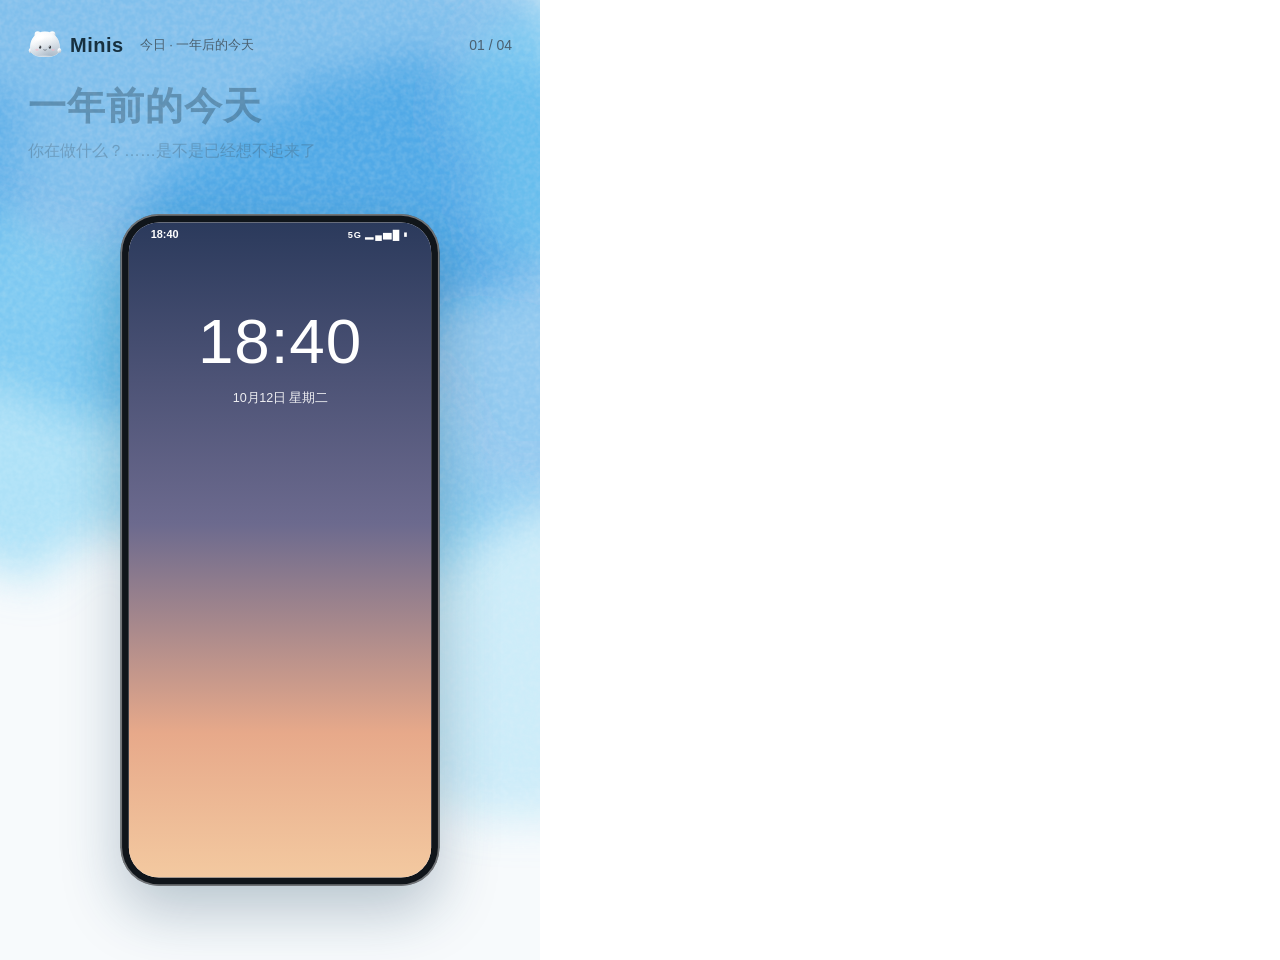
<file: docs/design/today/promo/one-year.html>
<!doctype html>
<html lang="zh-CN">
<head>
<meta charset="utf-8">
<title>Minis 今日 · 一年后的今天</title>
<!--
  场景片 ①「一年后的今天」：你为什么要记录——一年后的某个晚上，Minis 把那天还给你。
  竖屏 540×960，按 2 倍渲染。舞台和手机界面在 stage.css / stage.js（和功能巡礼共用）。
  「回看」和「你的这一年」是画饼（路线图上的功能，还没做），片子里标了「即将推出」。
  直接看：在 docs/design/ 起一个本地服务器打开 today/promo/one-year.html。出视频：./build.sh one-year。
-->
<script src="../../companion/promo/clock.js"></script>
<script src="stage.js"></script>
<link rel="stylesheet" href="stage.css">
<style>
  /* 锁屏：一年后的傍晚 */
  .lock { position: absolute; inset: 0; background: linear-gradient(180deg, #2B3A5C 0%, #6C6A8E 46%, #E7A98A 78%, #F3C9A0 100%); color: #fff; }
  .lock .sb { color: #fff; }
  .lock .time { text-align: center; font-size: 76px; font-weight: 300; letter-spacing: 1px; margin-top: 54px; }
  .lock .date { text-align: center; font-size: 15px; opacity: .9; }
  .lock .notif { top: 230px; transform: none; opacity: 0; color: #1B1B1F; }

  /* 回看：一年前的这一页 */
  .review { position: absolute; inset: 0; background: #F4F1F7; opacity: 0; }
  .rbar { height: 50px; display: flex; align-items: center; gap: 12px; padding: 0 16px; font-size: 16px; font-weight: 600; }
  .rbar span { font-size: 20px; font-weight: 400; }
  .rbar i { margin-left: auto; font-style: normal; font-size: 11px; font-weight: 500; color: #4A7FD6; background: #E3EBFA; padding: 3px 8px; border-radius: 10px; }
  .rbody { position: absolute; left: 0; right: 0; top: 80px; bottom: 0; overflow: hidden; }
  .rstack { padding: 0 20px; }
  .rdate { font-size: 22px; font-weight: 700; margin: 4px 0 2px; }
  .rwx { font-size: 13px; color: #5F6368; margin-bottom: 12px; }
  .hero { height: 210px; border-radius: 16px; overflow: hidden; position: relative; }
  .hero div { position: absolute; inset: 0; background: url(photos/994.jpg) center / cover; transform-origin: 60% 50%; }
  .thumbs { display: grid; grid-template-columns: 1fr 1fr; gap: 4px; margin-top: 4px; }
  .thumbs div { height: 96px; border-radius: 12px; background: center / cover; }
  .quote { margin: 16px 0 4px; font-size: 18px; line-height: 28px; font-weight: 500; }
  .rmeta { font-size: 12px; color: #80848A; }
  .rsec { margin-top: 16px; font-size: 12px; color: #80848A; }
  .rcheck { display: flex; gap: 14px; margin-top: 6px; font-size: 14px; }
  .rcheck b { color: #4A7FD6; font-weight: 600; }

  /* 这一年：拍立得一张张落下来 */
  #polas { position: absolute; inset: 0; pointer-events: none; }
  .pola { position: absolute; left: 50%; top: 250px; width: 300px; margin-left: -150px; padding: 12px 12px 14px; background: #FFFEFA; border-radius: 6px;
    box-shadow: 0 18px 40px rgba(20, 50, 80, .28); opacity: 0; }
  .pola .ph { height: 276px; border-radius: 3px; background: center / cover; }
  .pola .d { font-size: 13px; color: #8A8478; margin-top: 10px; letter-spacing: .5px; }
  .pola .n { font-size: 16px; color: #2C2A26; margin-top: 4px; line-height: 22px; }
  #days { position: absolute; left: 0; right: 0; top: 820px; text-align: center; font-size: 15px; color: #3D5566; opacity: 0; font-variant-numeric: tabular-nums; }
  #days b { font-size: 30px; color: #17303F; margin: 0 4px; }

  /* 你的这一年：Minis 写的信 */
  #letter { position: absolute; left: 50%; top: 236px; width: 440px; margin-left: -220px; border-radius: 20px; background: #FFFDF8; padding: 26px 28px 30px; box-sizing: border-box;
    box-shadow: 0 30px 70px rgba(20, 60, 90, .26); opacity: 0; }
  #letter .lh { font-size: 13px; color: #8A8478; letter-spacing: 1px; }
  #letter .lt { font-size: 26px; font-weight: 800; margin: 6px 0 18px; }
  #letter .soon { display: inline-block; font-size: 12px; font-weight: 500; color: #4A7FD6; background: #E3EBFA; padding: 2px 8px; border-radius: 10px; vertical-align: 5px; margin-left: 8px; }
  .stats { display: grid; grid-template-columns: 1fr 1fr; gap: 14px 10px; }
  .stats div { background: #F6F1E7; border-radius: 14px; padding: 12px 14px; }
  .stats b { display: block; font-size: 28px; font-weight: 800; font-variant-numeric: tabular-nums; }
  .stats span { font-size: 13px; color: #6A6458; }
  #ltext { margin-top: 20px; font-size: 17px; line-height: 29px; color: #2C2A26; white-space: pre-wrap; min-height: 116px; }
  #ltext .sig { display: block; text-align: right; color: #8A8478; font-size: 14px; margin-top: 6px; }
</style>
</head>
<body class="skin-milk">
<div id="frame">
  <div id="washHost"></div>
  <div id="brand">
    <svg viewBox="24 62 192 156"><use href="#char"/></svg><b>Minis</b><span>今日 · 一年后的今天</span><i id="counter"></i>
  </div>
  <div id="titles"><h1 id="title"></h1><p id="sub"></p></div>

  <div id="phone"><div class="screen" id="screen">
    <div class="lock" id="lock">
      <div class="sb"><span>18:40</span><span class="ic">5G ▂▄▆█ ▮</span></div>
      <div class="time">18:40</div>
      <div class="date">10月12日 星期二</div>
      <div class="notif" id="notif">
        <div class="app"><b>M</b>Minis · 回看 · 现在</div>
        <div class="h">一年前的今天 🌇</div>
        你在江边遛狗，写下「晚霞好看到不想回家」
      </div>
    </div>
    <div class="review" id="review">
      <div class="sb"><span>18:40</span><span class="ic">5G ▂▄▆█ ▮</span></div>
      <div class="rbar"><span>‹</span>一年前的今天<i>即将推出</i></div>
      <div class="rbody"><div class="rstack" id="rstack">
        <div class="rdate">2026年10月12日 · 周一</div>
        <div class="rwx">🌦 阵雨 17–24° · 江边</div>
        <div class="hero"><div id="heroImg"></div></div>
        <div class="thumbs"><div style="background-image:url(photos/1051.jpg)"></div><div style="background-image:url(photos/237.jpg)"></div></div>
        <div class="quote">下班去江边遛了狗，<br>晚霞好看到不想回家 🌇</div>
        <div class="rmeta">18:46 · 江边</div>
        <div class="rsec">那天的打卡</div>
        <div class="rcheck"><span>✅ 俯卧撑 <b>20/20</b></span><span>深蹲 <b>20/50</b></span></div>
        <div class="rsec">那天中午</div>
        <div class="quote" style="font-size:16px;margin-top:4px">中午的牛肉面有点咸，下次换一家 🍜</div>
      </div></div>
    </div>
  </div></div>

  <div id="polas"></div>
  <div id="days">第<b id="dayN">1</b>天</div>

  <div id="letter">
    <div class="lh">2026.10 — 2027.10</div>
    <div class="lt">你的这一年<span class="soon">即将推出</span></div>
    <div class="stats">
      <div><b data-n="286">0</b><span>天有记录</span></div>
      <div><b data-n="1846">0</b><span>张照片</span></div>
      <div><b data-n="6940">0</b><span>个俯卧撑</span></div>
      <div><b data-n="23">0</b><span>个去过的地方</span></div>
    </div>
    <div id="ltext"></div>
  </div>

  <div id="charHost"></div>
  <div id="end">
    <div class="name">Minis 今日</div>
    <div class="tag">你今天随手记的，一年后都是礼物</div>
    <div class="small">MINIS · TODAY</div>
  </div>
  <div id="ripple"></div>
  <div id="finger"></div>
  <div id="fade"></div>
</div>
<div id="proto"></div>

<script>
(async () => {
  const { $, clamp, smooth, ease, backOut, cue } = Stage;
  const DURATION = 31;
  const M = await Stage.load();

  const SCENES = [
    { t: 0.0,  title: '一年前的今天',               sub: '你在做什么？……是不是已经想不起来了' },
    { t: 4.2,  title: 'Minis 都替你记着',          sub: '那天的天气、照片，和你随手写下的一句话' },
    { t: 12.4, title: '这一年，你记下了 286 天',     sub: '每一天都很普通，加起来就是你的生活' },
    { t: 19.6, title: '年底，Minis 给你写一封信',    sub: '你的这一年，它都读过' },
    { t: 25.8, title: '', sub: '', end: true },
  ];

  const POLAS = [
    ['559', '2026.11.28', '今年第一场雪，踩上去咯吱咯吱的 ❄️'],
    ['635', '2027.01.29', '过年回家，爸妈泡了一下午的茶 🍵'],
    ['106', '2027.03.21', '楼下的海棠开了，春天真的来了 🌸'],
    ['1026', '2027.05.16', '出差回来的路上，晚霞把铁轨染成了金色'],
    ['640', '2027.07.09', '第一次带狗狗去看海，它比我还疯 🌊'],
    ['292', '2027.09.05', '第一次请朋友来家里吃饭，居然都吃光了 🍳'],
  ];
  const POLA = { from: 12.8, every: 1.05 };
  const DAYS = [41, 103, 155, 211, 265, 286]; // 每张落下时，计数跳到第几天
  $('polas').innerHTML = POLAS.map(([id, d, n]) =>
    `<div class="pola"><div class="ph" style="background-image:url(photos/${id}.jpg)"></div><div class="d">${d}</div><div class="n">${n}</div></div>`).join('');
  const polaEls = [...document.querySelectorAll('.pola')];

  const LETTER = '你最常写的词是「好累」，\n但写得最多的，是「好看」。\n谢谢你，把这一年过得这么认真。';
  const WRITE = { from: 21.9, every: 0.07 };

  const TAPS = [[6.3, () => $('notif')]];
  const ACTIONS = [
    [0.4, () => cue('open')],
    [4.6, () => cue('notify')],
    [6.45, () => cue('swipe')],
    ...POLAS.map((_, i) => [POLA.from + i * POLA.every, () => cue('pola', { i })]),
    [19.7, () => cue('letter')],
    [20.3, () => cue('count', { until: 21.7 })],
    [WRITE.from, () => cue('write', { until: WRITE.from + LETTER.length * WRITE.every })],
    [24.4, () => { M.sim.happyUntil = performance.now() + 1500; M.hop(160); cue('sign'); }],
  ];

  function update(t) {
    // 手机：开场浮上来；拍立得那段退到后面；写信时离场
    const enter = ease((t - 0.3) / 1.0), back = smooth(12.2, 12.9, t), leave = smooth(19.3, 19.8, t);
    $('phone').style.opacity = (smooth(0.3, 0.9, t) * (1 - back)).toFixed(3);
    $('phone').style.transform = `translateY(${((1 - enter) * 80 + back * 30).toFixed(1)}px) scale(${(0.84 - back * 0.08).toFixed(4)})`;

    // 锁屏通知：落下来，被点开
    const notK = ease((t - 4.6) / 0.5);
    $('notif').style.opacity = smooth(4.6, 4.9, t).toFixed(3);
    $('notif').style.transform = `translateY(${((1 - notK) * -40).toFixed(1)}px) scale(${(0.96 + 0.04 * notK - (t > 6.3 ? smooth(6.3, 6.45, t) * 0.03 : 0)).toFixed(4)})`;

    // 回看页：从通知里展开，照片慢慢推近，往下读
    const open = ease((t - 6.45) / 0.55);
    $('review').style.opacity = open.toFixed(3);
    $('review').style.transform = `scale(${(0.94 + 0.06 * open).toFixed(4)})`;
    $('heroImg').style.transform = `scale(${(1.04 + 0.1 * smooth(6.5, 12.4, t)).toFixed(4)})`;
    $('rstack').style.transform = `translateY(${(-smooth(9.6, 11.6, t) * 150).toFixed(1)}px)`;

    // 这一年：拍立得一张张落下，前面的往后退一点
    polaEls.forEach((el, i) => {
      const at = POLA.from + i * POLA.every;
      const k = ease((t - at) / 0.6);
      const after = (t - at) / POLA.every; // 后面落下了几张
      const rot = [-6, 5, -3, 7, -5, 2][i];
      const dx = [-34, 30, -20, 26, -12, 0][i];
      const sink = clamp(after - 1, 0, 4);
      el.style.opacity = (smooth(at, at + 0.2, t) * (1 - smooth(19.3, 19.7, t))).toFixed(3);
      el.style.transform = `translate(${(dx + (1 - k) * 160).toFixed(1)}px, ${((1 - k) * 260 - sink * 4).toFixed(1)}px) rotate(${(rot + (1 - k) * 14).toFixed(2)}deg) scale(${(1 - sink * 0.035).toFixed(4)})`;
      el.style.filter = sink > 0 ? `brightness(${(1 - sink * 0.04).toFixed(3)})` : '';
      el.style.zIndex = i;
    });
    let dn = 0;
    DAYS.forEach((d, i) => { const at = POLA.from + i * POLA.every; if (t >= at) dn = Math.round((i ? DAYS[i - 1] : 0) + (d - (i ? DAYS[i - 1] : 0)) * ease((t - at) / 0.5)); });
    $('dayN').textContent = Math.max(1, dn);
    $('days').style.opacity = (smooth(12.8, 13.2, t) * (1 - smooth(19.2, 19.6, t))).toFixed(3);

    // 你的这一年：信展开，数字涨上来，Minis 一句句写
    const lk = ease((t - 19.7) / 0.6);
    $('letter').style.opacity = (smooth(19.7, 20.0, t) * (1 - smooth(25.5, 25.9, t))).toFixed(3);
    $('letter').style.transform = `translateY(${((1 - lk) * 50).toFixed(1)}px) rotate(${(1.5 * (1 - lk)).toFixed(2)}deg)`;
    document.querySelectorAll('.stats b').forEach((b, i) => {
      const k = ease((t - 20.3 - i * 0.15) / 1.2);
      b.textContent = Math.round(+b.dataset.n * k).toLocaleString('en-US');
    });
    const w = clamp(Math.floor((t - WRITE.from) / WRITE.every), 0, [...LETTER].length);
    $('ltext').innerHTML = [...LETTER].slice(0, w).join('').replace(/\n/g, '<br>') + (t >= 24.3 ? '<span class="sig">—— Minis</span>' : '');

    // 小团子在信的右下角「签名」，片尾再从天上掉下来
    if (t < 25.9) {
      const lr = $('letter').getBoundingClientRect();
      const k = backOut((t - 24.2) / 0.4) * (1 - smooth(25.4, 25.8, t));
      $('charHost').style.opacity = t >= 24.2 && t < 25.8 ? 1 : 0;
      $('charHost').style.transform = `translate(${(lr.right - 56 - 270).toFixed(1)}px, ${(lr.bottom - 24 - 500).toFixed(1)}px) scale(${(0.34 * k).toFixed(4)})`;
      $('shadow').style.opacity = 0;
    }
  }

  Stage.run({ M, duration: DURATION, scenes: SCENES, actions: ACTIONS, taps: TAPS, update, ending: { at: 26.0 } });
})();
</script>
</body>
</html>
</file>
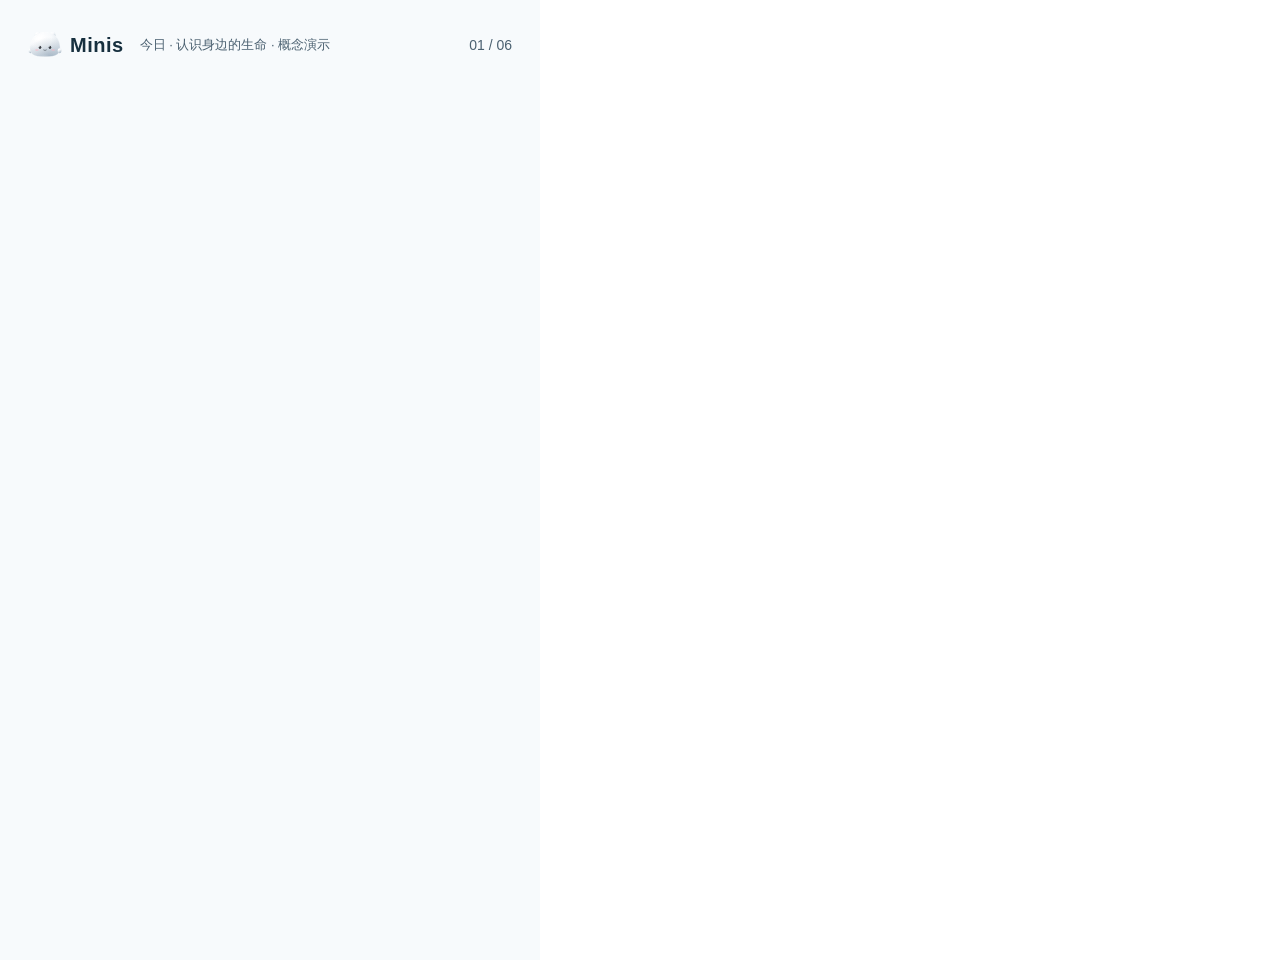
<file: docs/design/today/promo/snap.html>
<!doctype html>
<html lang="zh-CN">
<head>
<meta charset="utf-8">
<title>Minis 今日 · 拍一张，就认识它</title>
<!--
  场景片 ②「拍一张，就认识它」：认识动植物长在「今日」里——照常拍照，照片自动进时间线，Minis 在照片下面
  建议「看起来是睡莲」，点「记下」才写进 journal（agent 只在你同意时写）；自己养的还能加个浇水打卡；
  ⋯ 菜单里翻图鉴；过几天还能问 Minis「上次那种白花叫什么」。
  拍照识别和图鉴还没做，整支是概念演示（画饼）。照片来自 Unsplash（photos/CREDITS.md），物种和冷知识要和照片对得上。
  舞台和手机界面在 stage.css / stage.js。直接看：在 docs/design/ 起本地服务器打开 today/promo/snap.html。出视频：./build.sh snap。
-->
<script src="../../companion/promo/clock.js"></script>
<script src="stage.js"></script>
<link rel="stylesheet" href="stage.css">
<style>
  .photos.one { grid-template-columns: 1fr; grid-template-rows: 132px; }
  .photos.one div:first-child { grid-row: auto; }

  /* 照片下面 Minis 的建议 → 点「记下」之后变成物种标签 */
  .sug { position: relative; display: flex; align-items: center; gap: 6px; font-size: 13.5px; margin: 2px 0 6px; padding: 7px 10px; border-radius: 12px; background: #EEF2FB; color: #3A4A6A; }
  .sug .ok { margin-left: auto; color: #fff; background: #4A7FD6; border-radius: 10px; padding: 3px 10px; font-size: 12.5px; font-weight: 600; }
  .sug .stag { display: none; }
  .sug.kept { background: #fff; box-shadow: 0 1px 4px rgba(0,0,0,.06); display: block; }
  .sug.kept .ask, .sug.kept .ok { display: none; }
  .sug.kept .stag { display: block; }
  .stag .nm { font-size: 14px; font-weight: 600; color: #1B1B1F; }
  .stag .la { font-size: 12px; color: #80848A; margin-left: 4px; }
  .stag .sfact { font-size: 12.5px; color: #5F6368; margin-top: 3px; line-height: 18px; }
  .stag .badge { position: absolute; right: 8px; top: 7px; font-size: 10.5px; font-weight: 800; color: #E0484E; border: 1.5px solid #E0484E; border-radius: 8px; padding: 1px 6px; transform: rotate(-8deg); background: #fff; }
  .care { display: flex; align-items: center; gap: 8px; margin: -2px 0 8px; font-size: 13px; color: #3A64B8; overflow: hidden; }
  .care span { background: #fff; border: 1.5px solid #CFDAF2; border-radius: 14px; padding: 5px 12px; }

  /* 相机（只在拍君子兰那一下出现） */
  .camera { position: absolute; inset: 0; background: #0B0C0E; opacity: 0; }
  .camera .vf { position: absolute; left: 0; right: 0; top: 74px; height: 536px; background: url(photos/360.jpg) center / cover; }
  .camera .sh { position: absolute; left: 50%; bottom: 40px; width: 70px; height: 70px; margin-left: -35px; border-radius: 50%; border: 4px solid #fff; box-sizing: border-box; }
  .camera .sh::after { content: ""; position: absolute; inset: 5px; border-radius: 50%; background: #fff; }
  #flash { position: absolute; inset: 0; background: #fff; opacity: 0; pointer-events: none; }

  /* ⋯ 菜单 */
  .menu { position: absolute; right: 10px; top: 76px; width: 196px; background: #fff; border-radius: 14px; box-shadow: 0 10px 30px rgba(0,0,0,.18); padding: 6px 0; opacity: 0; transform-origin: 90% 0; }
  .menu div { padding: 10px 16px; font-size: 14.5px; }
  .menu .hi { color: #3A64B8; font-weight: 600; }
  .snack { position: absolute; left: 50%; bottom: 186px; transform: translateX(-50%); background: rgba(30,30,34,.9); color: #fff; font-size: 13px; padding: 8px 14px; border-radius: 16px; white-space: nowrap; opacity: 0; }

  /* 我的自然图鉴 */
  .guide { position: absolute; inset: 0; background: #F4F1F7; transform: translateX(100%); }
  .gbar { height: 50px; display: flex; align-items: center; gap: 12px; padding: 0 16px; font-size: 16px; font-weight: 600; }
  .gbar span { font-size: 20px; font-weight: 400; }
  .gsum { margin: 2px 18px 12px; display: flex; align-items: baseline; gap: 8px; }
  .gsum b { font-size: 30px; font-weight: 800; font-variant-numeric: tabular-nums; }
  .gsum span { font-size: 13px; color: #5F6368; }
  .gsum i { margin-left: auto; font-style: normal; font-size: 12.5px; color: #3A64B8; background: #E3EBFA; padding: 4px 10px; border-radius: 12px; }
  .ggrid { display: grid; grid-template-columns: repeat(3, 1fr); gap: 10px; padding: 0 16px; }
  .gcell { background: #fff; border-radius: 14px; padding: 6px 6px 8px; position: relative; box-shadow: 0 1px 4px rgba(0,0,0,.05); }
  .gcell .im { height: 92px; border-radius: 10px; background: #E9E6EE center / cover; display: grid; place-items: center; font-size: 26px; color: #B9B5C2; font-weight: 800; }
  .gcell .nm { font-size: 13px; font-weight: 600; margin-top: 6px; text-align: center; }
  .gcell .nm.dim { color: #B9B5C2; }
  .gcell .new { position: absolute; left: 10px; top: 10px; font-size: 10px; font-weight: 800; color: #fff; background: #E0484E; padding: 2px 6px; border-radius: 8px; }

  /* 问问 Minis：回答里带着那张照片 */
  .rimg { display: flex; gap: 10px; align-items: center; margin-top: 10px; background: #fff; border-radius: 14px; padding: 8px; box-shadow: 0 1px 4px rgba(0,0,0,.06); }
  .rimg div { width: 64px; height: 64px; border-radius: 10px; background: url(photos/306.jpg) center / cover; flex: none; }
  .rimg span { font-size: 13px; color: #5F6368; line-height: 19px; }
</style>
</head>
<body class="skin-milk">
<div id="frame">
  <div id="washHost"></div>
  <div id="brand">
    <svg viewBox="24 62 192 156"><use href="#char"/></svg><b>Minis</b><span>今日 · 认识身边的生命 · 概念演示</span><i id="counter"></i>
  </div>
  <div id="titles"><h1 id="title"></h1><p id="sub"></p></div>

  <div id="phone"><div class="screen" id="screen">
    <div class="sb"><span id="clock">08:28</span><span class="ic">5G ▂▄▆█ ▮</span></div>
    <div class="hdr">
      <span class="t">今日</span><span class="d">10月17日周六</span>
      <span class="chip"><svg id="chipRing" width="20" height="20"></svg><span id="chipText">0/3</span></span>
      <span class="more" id="moreBtn">···</span>
    </div>
    <div class="tl" id="tl"><div class="stack" id="stack">
      <div class="divider">昨天 · 10月16日周五 · ⛅ 多云 14–21°</div>
      <div class="meta">22:10</div>
      <div class="note">这周终于熬过去了，明天去公园走走 🌿</div>
      <div class="divider">今天 · 10月17日周六 · ☀️ 晴 15–23°</div>
      <div id="block">
        <div class="cap" id="blockCap">打卡  ·  0/3</div>
        <div class="crow"><svg width="17" height="17"></svg>俯卧撑 <span class="p">0/20 个</span></div>
        <div class="crow"><svg width="17" height="17"></svg>深蹲 <span class="p">0/50 个</span></div>
        <div class="crow"><svg width="17" height="17"></svg>跑步 <span class="p">0/3 公里</span></div>
        <div class="grow" id="waterRow" style="max-height:0"><div class="crow"><svg width="17" height="17"></svg>给君子兰浇水 <span class="p">每 7 天</span></div></div>
      </div>
      <div id="entries"></div>
    </div></div>
    <div class="composer" id="composer">
      <div class="in"><span class="ph">写点什么…</span></div>
      <div class="rbtn cam" id="camBtn">📷</div><div class="rbtn send">↑</div>
    </div>
    <div class="tabs"><div class="sel" id="tabToday">今日</div><div id="tabChat">聊天</div></div>
    <div class="snack" id="toast">已加到打卡 · 每 7 天提醒浇水</div>

    <div class="menu" id="menu">
      <div>记录位置</div><div>显示天气</div><div>天气提醒</div><div>每日打卡</div><div class="hi" id="menuGuide">🌿 我的自然图鉴</div>
    </div>
    <div class="guide" id="guide">
      <div class="sb"><span>21:30</span><span class="ic">5G ▂▄▆█ ▮</span></div>
      <div class="gbar"><span>‹</span>我的自然图鉴</div>
      <div class="gsum"><b id="gN">35</b><span>种 · 已收集</span><i>今天 +7</i></div>
      <div class="ggrid" id="ggrid"></div>
    </div>
    <div class="chat" id="chat">
      <div class="cbar"><span>←</span>问问 Minis</div>
      <div class="askb" id="ask">上次在公园看到的那种白花叫什么？</div>
      <div class="reply" id="reply"><div class="who">✦ Minis</div><span id="replyText"></span>
        <div class="rimg" id="rimg"><div></div><span>10月17日 10:40 · 公园<br>🪷 睡莲 · 你的图鉴第 38 种</span></div>
      </div>
      <div class="composer"><div class="in"><span class="ph">发消息给 Minis</span></div><div class="rbtn cam">＋</div><div class="rbtn send">↑</div></div>
    </div>

    <div class="camera" id="camLayer"><div class="sb" style="color:#fff"><span>08:30</span><span class="ic">5G ▂▄▆█ ▮</span></div><div class="vf"></div><div class="sh" id="shutter"></div></div>
    <div id="flash"></div>
  </div></div>

  <div id="charHost"></div>
  <div id="end">
    <div class="name">Minis 今日</div>
    <div class="tag">拍一张，就认识了身边的它</div>
    <div class="small">MINIS · TODAY</div>
  </div>
  <div id="ripple"></div>
  <div id="finger"></div>
  <div id="fade"></div>
</div>
<div id="proto"></div>

<script>
(async () => {
  const { $, clamp, smooth, ease, backOut, cue } = Stage;
  const M = await Stage.load();

  // 这个周六拍到的七种：时间地点、照片、Minis 认出的物种、一个冷知识
  const SPECIES = [
    { id: '360', meta: '08:30 · 家', emo: '🌸', nm: '君子兰', la: 'Clivia miniata', fx: '喜欢散射光，开花时别挪盆，花会歪', n: 36 },
    { id: '239', meta: '10:15 · 公园', emo: '🌼', nm: '蒲公英', la: 'Taraxacum', fx: '一朵绒球上有上百颗种子，靠风飘到很远', n: 37 },
    { id: '306', meta: '10:40 · 公园', emo: '🪷', nm: '睡莲', la: 'Nymphaea', fx: '白天开花，傍晚花瓣合起来，所以叫「睡」莲', n: 38 },
    { id: '1025', meta: '11:20 · 公园', emo: '🐶', nm: '巴哥犬', la: 'Pug', fx: '鼻子短、怕热，夏天别在中午遛它', n: 39 },
    { id: '1069', meta: '14:30 · 海洋馆', emo: '🪼', nm: '海刺水母', la: 'Chrysaora', fx: '九成五以上是水，没有大脑和心脏', n: 40 },
    { id: '1084', meta: '15:20 · 海洋馆', emo: '🦭', nm: '海象', la: 'Odobenus rosmarus', fx: '长牙能长到近一米，用来把自己撑上冰面', n: 41 },
    { id: '248', meta: '20:30 · 家', emo: '🌵', nm: '仙人球', la: '仙人掌科', fx: '冬天几乎不用浇水，浇多了会烂根', n: 42 },
  ];
  $('entries').innerHTML = SPECIES.map((s, i) => `<div class="grow" data-e="${i}" style="max-height:0">
      <div class="meta">${s.meta}</div>
      <div class="photos one"><div style="background-image:url(photos/${s.id}.jpg)"></div></div>
      <div class="sug" data-s="${i}"><span class="ask">✦ 看起来是 <b>${s.nm}</b></span><span class="ok">记下</span>
        <div class="stag"><span class="nm">${s.emo} ${s.nm}</span><span class="la">${s.la}</span><div class="sfact">${s.fx}</div><span class="badge">新收集 · 第 ${s.n} 种</span></div></div>
      ${i === 0 ? '<div class="grow care" id="care" style="max-height:0"><span>＋ 每 7 天提醒浇水</span></div>' : ''}
    </div>`).join('');
  const ent = (i) => document.querySelector(`[data-e="${i}"]`);
  const sug = (i) => document.querySelector(`[data-s="${i}"]`);

  // 图鉴：今天的七种排在最前，后面是以前收集的，再后面是还没遇到的
  const OLD = [['244', '褐鹈鹕'], ['200', '高地牛']];
  $('ggrid').innerHTML = [
    ...SPECIES.map((x) => `<div class="gcell"><div class="im" style="background-image:url(photos/${x.id}.jpg)"></div><div class="nm">${x.nm}</div><span class="new">NEW</span></div>`),
    ...OLD.map(([id, nm]) => `<div class="gcell"><div class="im" style="background-image:url(photos/${id}.jpg)"></div><div class="nm">${nm}</div></div>`),
    ...Array.from({ length: 3 }, () => '<div class="gcell"><div class="im">?</div><div class="nm dim">还没遇到</div></div>'),
  ].join('');
  const cells = [...document.querySelectorAll('.gcell')];

  // ── 时间表 ──
  const T = {
    cam: 3.6, shoot: 4.6, back: 5.0,            // 拍君子兰
    sug0: 6.0, keep0: 7.0, care: 7.6, water: 8.6, // 认出来、记下、加浇水打卡
    walk: 10.6, every: 1.65,                     // 出门：后面六种一组组长出来
    menu: 21.2, guide: 21.9,                     // 打开图鉴
    chat: 26.6, ask: 27.1, reply: 27.8,          // 问问 Minis
    end: 32.4,
  };
  const DURATION = T.end + 4.6;
  const walkAt = (i) => T.walk + (i - 1) * T.every; // 第 i 种（1..6）长出来的时间
  const REPLY = '是睡莲 🪷，你 10月17日上午在公园拍的。它白天开花、傍晚合上，想再看的话上午去哦。';
  const STREAM = { from: T.reply, every: 0.04 };

  const SCENES = [
    { t: 0, title: '拍一张，就认识它', sub: '照片还在「今日」里，Minis 帮你认出来' },
    { t: 3.0, title: '阳台的君子兰开了', sub: '照常拍照，照片自动出现在今天' },
    { t: 5.9, title: 'Minis 认出了它', sub: '点「记下」才写进日记；自己养的，还能加个浇水打卡' },
    { t: T.walk - 0.2, title: '出门走走，一路都在认识', sub: '公园、海洋馆……每一张照片，它都认得' },
    { t: T.menu - 0.3, title: '今天认识了 7 种', sub: '认过的都收在图鉴里，已经 42 种了' },
    { t: T.chat - 0.2, title: '过几天，问问 Minis', sub: '「上次在公园看到的那种白花叫什么？」' },
    { t: T.end - 0.2, title: '', sub: '', end: true },
  ];

  const TAPS = [
    [T.cam, () => $('camBtn')], [T.shoot, () => $('shutter')],
    [T.keep0, () => sug(0).querySelector('.ok')], [T.care, () => $('care').querySelector('span')],
    ...SPECIES.slice(1).map((_, k) => [walkAt(k + 1) + 0.9, () => sug(k + 1).querySelector('.ok')]),
    [T.menu, () => $('moreBtn')], [T.guide - 0.1, () => $('menuGuide')],
    [T.chat, () => $('tabChat')],
  ];
  const ACTIONS = [
    [0.4, () => cue('open')],
    [T.shoot + 0.03, () => cue('shutter')],
    [T.back + 0.3, () => cue('photo')],
    [T.sug0, () => cue('suggest')],
    [T.keep0 + 0.05, () => cue('stamp', { i: 0 })],
    [T.care + 0.05, () => cue('habit')],
    ...SPECIES.slice(1).flatMap((_, k) => [
      [walkAt(k + 1), () => cue('photo')],
      [walkAt(k + 1) + 0.45, () => cue('suggest')],
      [walkAt(k + 1) + 0.95, () => cue('stamp', { i: k + 1 })],
    ]),
    [T.menu + 0.05, () => cue('menu')],
    [T.guide, () => cue('swipe')],
    ...SPECIES.map((_, i) => [T.guide + 0.5 + i * 0.16, () => cue('item', { i })]),
    [T.chat + 0.05, () => cue('swipe')],
    [T.ask, () => cue('ask')],
    [STREAM.from, () => cue('stream', { until: STREAM.from + [...REPLY].length * STREAM.every })],
  ];

  // 打卡圈：和功能巡礼一样画法
  const PRIMARY = '#4A7FD6', TRACK = '#C9C6CF';
  function ring(svg, frac, done) {
    const s = +svg.getAttribute('width'), w = s > 20 ? 2 : 1.8, r = (s - w) / 2, c = 2 * Math.PI * r;
    svg.innerHTML = `<circle cx="${s / 2}" cy="${s / 2}" r="${r}" fill="none" stroke="${TRACK}" stroke-width="${w}"/>` +
      (frac > 0 ? `<circle cx="${s / 2}" cy="${s / 2}" r="${r}" fill="none" stroke="${PRIMARY}" stroke-width="${w}" stroke-dasharray="${c * frac} ${c}" transform="rotate(-90 ${s / 2} ${s / 2})"/>` : '') +
      (done ? `<circle cx="${s / 2}" cy="${s / 2}" r="${s / 2}" fill="${PRIMARY}"/>` : '');
  }
  document.querySelectorAll('.crow svg').forEach((svg) => ring(svg, 0, false));
  ring($('chipRing'), 0, false);

  const grow = (el, k) => { el.style.maxHeight = (el.scrollHeight * k).toFixed(1) + 'px'; el.style.opacity = k.toFixed(3); };
  const CLOCKS = [[0, '08:28'], [T.back, '08:30'], ...SPECIES.slice(1).map((s, k) => [walkAt(k + 1), s.meta.slice(0, 5)]), [T.menu - 0.3, '21:30'], [T.chat, '12:10']];

  function update(t) {
    // 手机：开场浮上来，片尾让位给小团子
    const enter = ease((t - 0.3) / 1.0), leave = smooth(T.end - 0.6, T.end, t);
    $('phone').style.opacity = (smooth(0.3, 0.9, t) * (1 - leave)).toFixed(3);
    $('phone').style.transform = `translateY(${((1 - enter) * 80 + leave * 40).toFixed(1)}px) scale(${(0.84 - leave * 0.06).toFixed(4)})`;
    $('clock').textContent = CLOCKS.filter(([at]) => t >= at).at(-1)[1];

    // 拍君子兰：相机打开、快门一闪，回到时间线
    const camK = smooth(T.cam + 0.1, T.cam + 0.4, t) * (1 - smooth(T.back, T.back + 0.3, t));
    $('camLayer').style.opacity = camK.toFixed(3);
    $('flash').style.opacity = (smooth(T.shoot, T.shoot + 0.04, t) * (1 - smooth(T.shoot + 0.06, T.shoot + 0.3, t)) * 0.9).toFixed(3);

    // 照片一组组长进时间线，下面冒出 Minis 的建议，点「记下」变成物种标签 + 新收集
    SPECIES.forEach((s, i) => {
      const appear = i === 0 ? T.back + 0.3 : walkAt(i);
      const sugAt = i === 0 ? T.sug0 : walkAt(i) + 0.45;
      const keepAt = i === 0 ? T.keep0 : walkAt(i) + 0.95;
      grow(ent(i), ease((t - appear) / 0.5));
      const el = sug(i);
      el.style.opacity = smooth(sugAt, sugAt + 0.25, t).toFixed(3);
      el.style.transform = `translateY(${((1 - ease((t - sugAt) / 0.3)) * 8).toFixed(1)}px)`;
      el.classList.toggle('kept', t >= keepAt);
      const b = el.querySelector('.badge');
      const bk = clamp((t - keepAt) / 0.22);
      b.style.transform = `rotate(-8deg) scale(${(bk <= 0 ? 0 : 1.8 - 0.8 * ease(bk)).toFixed(3)})`;
      b.style.opacity = clamp(bk * 3).toFixed(3);
    });
    // 君子兰是自己养的：加个浇水打卡
    grow($('care'), ease((t - (T.keep0 + 0.25)) / 0.3) * (1 - smooth(T.water + 0.4, T.water + 0.8, t)));
    grow($('waterRow'), ease((t - T.water) / 0.4));
    $('waterRow').style.background = t > T.water && t < T.water + 1.2 ? `rgba(74,127,214,${(0.15 * (1 - smooth(T.water + 0.4, T.water + 1.2, t))).toFixed(3)})` : '';
    const nH = t >= T.water ? 4 : 3;
    $('blockCap').textContent = `打卡  ·  0/${nH}`;
    $('chipText').textContent = `0/${nH}`;
    $('toast').style.opacity = (smooth(T.care + 0.1, T.care + 0.3, t) * (1 - smooth(T.care + 1.6, T.care + 1.9, t))).toFixed(3);

    // ⋯ 菜单 → 图鉴
    const mk = backOut((t - T.menu - 0.05) / 0.25) * (1 - smooth(T.guide, T.guide + 0.15, t));
    $('menu').style.opacity = clamp(mk * 2).toFixed(3);
    $('menu').style.transform = `scale(${(0.9 + 0.1 * clamp(mk)).toFixed(3)})`;
    const gk = ease((t - T.guide) / 0.45) * (1 - smooth(T.chat - 0.1, T.chat + 0.1, t));
    $('guide').style.transform = `translateX(${((1 - gk) * 100).toFixed(2)}%)`;
    cells.forEach((el, j) => {
      const k = j < 7 ? backOut((t - T.guide - 0.5 - j * 0.16) / 0.4) : 1;
      el.style.opacity = j < 7 ? clamp(k * 2).toFixed(3) : '';
      el.style.transform = j < 7 ? `scale(${(0.8 + 0.2 * k).toFixed(3)})` : '';
    });
    $('gN').textContent = 35 + Math.round(7 * clamp((t - T.guide - 0.5) / (7 * 0.16 + 0.3)));

    // 问问 Minis
    const ck = ease((t - T.chat - 0.05) / 0.45);
    $('chat').style.transform = `translateX(${((1 - ck) * 100).toFixed(2)}%)`;
    $('tabChat').classList.toggle('sel', t >= T.chat);
    $('tabToday').classList.toggle('sel', t < T.chat);
    $('ask').style.opacity = smooth(T.ask, T.ask + 0.2, t);
    $('reply').style.opacity = smooth(T.reply - 0.2, T.reply, t);
    const m = clamp(Math.floor((t - STREAM.from) / STREAM.every), 0, [...REPLY].length);
    $('replyText').textContent = [...REPLY].slice(0, m).join('');
    const ik = backOut((t - (STREAM.from + [...REPLY].length * STREAM.every)) / 0.4);
    $('rimg').style.opacity = clamp(ik * 2).toFixed(3);
    $('rimg').style.transform = `translateY(${((1 - clamp(ik)) * 10).toFixed(1)}px)`;
  }

  Stage.run({ M, duration: DURATION, scenes: SCENES, actions: ACTIONS, taps: TAPS, update, ending: { at: T.end } });
})();
</script>
</body>
</html>
</file>
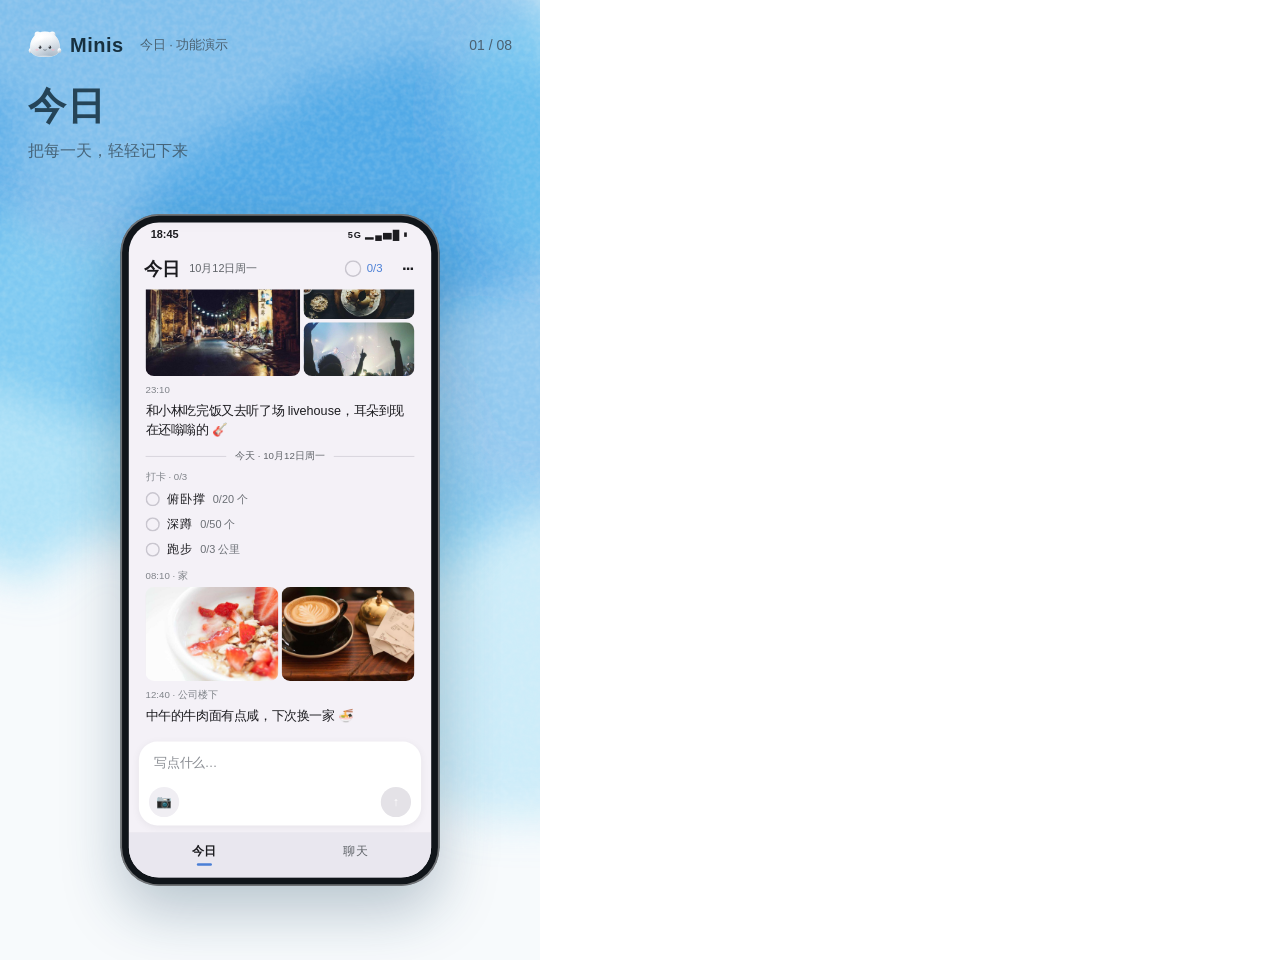
<file: docs/design/today/promo/tour.html>
<!doctype html>
<html lang="zh-CN">
<head>
<meta charset="utf-8">
<title>Minis 今日 · 功能巡礼</title>
<!--
  竖屏宣传片（540×960 CSS px，按 2 倍渲染成 1080×1920）。
  功能巡礼：一支片子把「今日」的功能挨个过一遍。手机界面、水彩底、字幕、手指和片尾在 stage.css / stage.js，
  和其它场景片共用；时钟和逐帧渲染和 companion 宣传片共用。
  直接看：在 docs/design/ 起一个本地服务器打开 today/promo/tour.html。
  出视频：./build.sh tour。
-->
<script src="../../companion/promo/clock.js"></script>
<script src="stage.js"></script>
<link rel="stylesheet" href="stage.css">
<style>
  /* 文件卡片：「数据是你自己的」 */
  #file {
    position: absolute; left: 50%; top: 250px; width: 440px; margin-left: -220px; border-radius: 18px; background: #FFFEFB;
    box-shadow: 0 30px 70px rgba(20, 60, 90, .30); overflow: hidden; opacity: 0;
  }
  #file .fbar { height: 40px; background: #F1EEE6; display: flex; align-items: center; gap: 8px; padding: 0 16px; font-size: 13px; color: #6A6458; }
  #file .fbar i { width: 10px; height: 10px; border-radius: 50%; background: #E2DED3; font-style: normal; }
  #file pre { margin: 0; padding: 16px 22px 20px; font: 13.5px/22px "SF Mono", Menlo, monospace; color: #2F3437; white-space: pre-wrap; }
  #file .c { color: #B3AEA2; }
  #file .h { color: #7A5AC8; font-weight: 600; }
  #file .fm { color: #3E8E7E; }
  #cheer {
    position: absolute; left: 0; top: 0; padding: 8px 14px; border-radius: 18px 18px 4px 18px; background: #fff; color: #1B1B1F;
    font-size: 15px; font-weight: 600; box-shadow: 0 8px 24px rgba(30, 80, 120, .22); opacity: 0; white-space: nowrap; transform-origin: 100% 100%;
  }
</style>
</head>
<body class="skin-milk">
<div id="frame">
  <div id="washHost"></div>
  <div id="brand">
    <svg viewBox="24 62 192 156"><use href="#char"/></svg><b>Minis</b><span>今日 · 功能演示</span><i id="counter"></i>
  </div>
  <div id="titles"><h1 id="title"></h1><p id="sub"></p></div>

  <div id="phone"><div class="screen" id="screen">
    <div class="sb"><span id="clock">18:45</span><span class="ic">5G ▂▄▆█ ▮</span></div>
    <div class="hdr">
      <span class="t">今日</span><span class="d">10月12日周一</span>
      <span class="chip" id="chip"><svg id="chipRing" width="20" height="20"></svg><span id="chipText">0/3</span></span>
      <span class="more">···</span>
    </div>
    <div class="banner" id="banner"><div class="txt">🌧 19:30 前后可能开始下雨，出门记得带伞<br>今天的「跑步」还没完成，可以改到室内，或者趁天气变化前完成</div><div class="x">✕</div></div>
    <div class="tl" id="tl"><div class="stack">
      <div class="divider">昨天 · 10月11日周日 · ⛅ 多云 16–22°</div>
      <div class="cap">打卡  ·  3/3</div>
      <div class="crow"><svg data-ring="done" width="17" height="17"></svg>俯卧撑 <span class="p">20/20 个</span></div>
      <div class="crow"><svg data-ring="done" width="17" height="17"></svg>深蹲 <span class="p">50/50 个</span></div>
      <div class="crow"><svg data-ring="done" width="17" height="17"></svg>跑步 <span class="p">3/3 公里</span></div>
      <div class="meta">19:40 · 老城区</div>
      <div class="photos"><div style="background-image:url(photos/351.jpg)"></div><div style="background-image:url(photos/999.jpg)"></div><div style="background-image:url(photos/452.jpg)"></div></div>
      <div class="meta">23:10</div>
      <div class="note">和小林吃完饭又去听了场 livehouse，耳朵到现在还嗡嗡的 🎸</div>
      <div class="divider" id="todayDivider"><span>今天 · 10月12日周一<span id="wx"></span></span></div>
      <div id="block">
        <div class="cap" id="blockCap">打卡  ·  0/3</div>
        <div class="crow" data-h="0"><svg width="17" height="17"></svg>俯卧撑 <span class="p"></span></div>
        <div class="crow" data-h="1"><svg width="17" height="17"></svg>深蹲 <span class="p"></span></div>
        <div class="crow" data-h="2"><svg width="17" height="17"></svg>跑步 <span class="p"></span></div>
      </div>
      <div class="meta">08:10 · 家</div>
      <div class="photos two"><div style="background-image:url(photos/493.jpg)"></div><div style="background-image:url(photos/431.jpg)"></div></div>
      <div class="meta">12:40 · 公司楼下</div>
      <div class="note">中午的牛肉面有点咸，下次换一家 🍜</div>
      <div class="grow" id="photoItem" style="max-height:0">
        <div class="meta">18:20 · 江边</div>
        <div class="photos"><div style="background-image:url(photos/1051.jpg)"></div><div style="background-image:url(photos/237.jpg)"></div><div style="background-image:url(photos/994.jpg)"></div></div>
      </div>
      <div class="grow" id="noteItem" style="max-height:0">
        <div class="meta">18:46 · 江边</div>
        <div class="note">下班去江边遛了狗，晚霞好看到不想回家 🌇</div>
      </div>
    </div></div>
    <div class="composer" id="composer">
      <div class="in"><span id="typed"></span><span class="caret" id="caret" style="opacity:0"></span><span class="ph" id="ph">写点什么…</span></div>
      <div class="rbtn cam">📷</div><div class="rbtn send" id="sendBtn">↑</div>
    </div>
    <div class="tabs"><div class="sel" id="tabToday">今日</div><div id="tabChat">聊天</div></div>

    <div class="chat" id="chat">
      <div class="cbar"><span>←</span>本周回顾</div>
      <div class="askb" id="ask">我这周过得怎么样？</div>
      <div class="reply" id="reply"><div class="who">✦ Minis</div><span id="replyText"></span></div>
      <div class="composer"><div class="in"><span class="ph">发消息给 Minis</span></div><div class="rbtn cam">＋</div><div class="rbtn send">↑</div></div>
    </div>

    <div class="scrim" id="scrim"></div>
    <div class="sheet" id="sheet">
      <div class="handle"></div>
      <div class="head"><b>今日打卡</b><span id="sheetCount">0/3</span><i>管理</i></div>
      <div class="srow" data-s="0"><svg width="22" height="22"></svg><span class="n">俯卧撑</span><span class="p"></span></div>
      <div class="srow" data-s="1"><svg width="22" height="22"></svg><span class="n">深蹲</span><span class="p"></span></div>
      <div class="srow" data-s="2"><svg width="22" height="22"></svg><span class="n">跑步</span><span class="p"></span></div>
      <div class="shint">点一下记一组 · 长按修改</div>
    </div>
    <div class="notif" id="notif">
      <div class="app"><b>M</b>Minis · 天气提醒 · 现在</div>
      <div class="h">天气提醒</div>
      🌧 19:30 前后可能开始下雨，出门记得带伞<br>今天的「跑步」还没完成，可以改到室内，或者趁天气变化前完成
    </div>
  </div></div>

  <div id="file">
    <div class="fbar"><i></i><i></i><i></i>&nbsp;journal / 2026 / 10 / 2026-10-12.md</div>
<pre><span class="fm">---
weather: 🌦 阵雨 17–24°
---</span>

<span class="h">## 07:30</span>
<span class="c">&lt;!-- minis:entry habit=… done=20 --&gt;</span>
✅ 俯卧撑 20/20 个

<span class="h">## 12:40</span>
<span class="c">&lt;!-- minis:entry place=公司楼下 --&gt;</span>
中午的牛肉面有点咸，下次换一家 🍜

<span class="h">## 18:46</span>
<span class="c">&lt;!-- minis:entry place=江边 --&gt;</span>
下班去江边遛了狗，晚霞好看到不想回家 🌇</pre>
  </div>

  <div id="charHost"></div>
  <div id="end">
    <div class="name">Minis 今日</div>
    <div class="tag">做一点，记一点，看见自己</div>
    <div class="small">MINIS · TODAY</div>
  </div>
  <div id="cheer">俯卧撑 · 完成啦 🎉</div>
  <div id="ripple"></div>
  <div id="finger"></div>
  <div id="fade"></div>
</div>
<div id="proto"></div>

<script>
(async () => {
  const { $, clamp, smooth, ease, backOut, cue } = Stage;
  const DURATION = 40;
  const M = await Stage.load();

  // ── 2. 分镜 ──
  const SCENES = [
    { t: 0.0,  title: '今日',               sub: '把每一天，轻轻记下来' },
    { t: 3.4,  title: '天气，自己写进日记',   sub: '每天开头，记下当天的天气' },
    { t: 6.6,  title: '一组一组地打卡',      sub: '做一组，点一下；打满了，团子为你欢呼' },
    { t: 13.4, title: '拍的照片，自动出现',   sub: '用相机拍的，按时间聚在一起' },
    { t: 17.4, title: '想到什么，写一句',     sub: '不用整理，写下就好' },
    { t: 22.4, title: '下雨前，提醒你一声',   sub: '未来两小时有雨，提前告诉你' },
    { t: 27.0, title: '问问 Minis',          sub: '它读得懂你的每一天' },
    { t: 32.0, title: '日记，永远是你的',     sub: '纯文本 Markdown，Obsidian 也能打开' },
    { t: 35.8, title: '', sub: '', end: true },
  ];

  const HABITS = [
    { goal: 20, unit: '个', steps: [8.0, 8.6, 9.2, 9.8], by: 5 },
    { goal: 50, unit: '个', steps: [10.6, 11.2], by: 10 },
    { goal: 3, unit: '公里', steps: [], by: 1 },
  ];
  const NOTE = '下班去江边遛了狗，晚霞好看到不想回家 🌇';
  const TYPE = { from: 18.3, every: 0.12 };
  const REPLY = '这周你打卡了 6 天，俯卧撑一共做了 120 个 💪\n周日和小林去听了 livehouse，今天傍晚在江边遛狗、看了晚霞 🌇\n一会儿可能下雨，跑步可以挪到室内哦。';
  const STREAM = { from: 28.5, every: 0.034 };

  // 进度圈：空圈 → 弧 → 实心对勾，和 App 里的 ProgressRing 一样
  const PRIMARY = '#4A7FD6', TRACK = '#C9C6CF';
  function ring(svg, frac, done, pop = 1) {
    const s = +svg.getAttribute('width'), w = s > 20 ? 2 : 1.8, r = (s - w) / 2, c = 2 * Math.PI * r;
    const fill = done ? `<circle cx="${s / 2}" cy="${s / 2}" r="${(s / 2) * pop}" fill="${PRIMARY}"/>
      <path d="M${s * .3} ${s * .52} L${s * .44} ${s * .66} L${s * .71} ${s * .37}" fill="none" stroke="#fff" stroke-width="${s / 9}" stroke-linecap="round" stroke-linejoin="round" transform="translate(${s / 2} ${s / 2}) scale(${pop}) translate(${-s / 2} ${-s / 2})"/>` : '';
    svg.innerHTML = `<circle cx="${s / 2}" cy="${s / 2}" r="${r}" fill="none" stroke="${TRACK}" stroke-width="${w}"/>
      ${frac > 0 && !done ? `<circle cx="${s / 2}" cy="${s / 2}" r="${r}" fill="none" stroke="${PRIMARY}" stroke-width="${w}" stroke-linecap="round"
        stroke-dasharray="${c * frac} ${c}" transform="rotate(-90 ${s / 2} ${s / 2})"/>` : ''}${fill}`;
  }
  document.querySelectorAll('[data-ring="done"]').forEach((r) => ring(r, 1, true));

  // t 时刻每一项完成了多少，和进度圈要画到哪（每一组 0.35 秒长上去）
  function habitAt(h, t) {
    let done = 0, shown = 0, doneAt = null;
    for (const st of h.steps) {
      if (t < st) break;
      const prev = done;
      done = Math.min(h.goal * 2, done + h.by);
      shown = prev + (done - prev) * ease((t - st) / 0.35);
      if (done >= h.goal && doneAt == null) doneAt = st;
    }
    if (!h.steps.length || t < h.steps[0]) shown = 0;
    return { done, frac: clamp(shown / h.goal), complete: done >= h.goal, doneAt };
  }

  const sRow = (i) => document.querySelector(`[data-s="${i}"]`);
  const sRing = (i) => sRow(i).querySelector('svg');
  const TAPS = [
    [6.9, () => $('chip')],
    ...HABITS.flatMap((h, i) => h.steps.map((st) => [st, () => sRing(i)])),
    [18.0, () => $('composer')],
    [20.8, () => $('sendBtn')],
    [27.3, () => $('tabChat')],
  ];
  const SHEET = { open: 7.0, close: 12.4 };
  // 打满俯卧撑那一下，团子出来庆祝
  const CEL = { at: HABITS[0].steps.at(-1) + 0.05, out: 11.6 };

  const ACTIONS = [
    [0.5, () => cue('open')],
    [3.8, () => cue('weather')],
    [SHEET.open, () => cue('sheet')],
    ...HABITS.flatMap((h, i) => h.steps.map((st, k) => [st, () => {
      const after = Math.min(h.goal * 2, (k + 1) * h.by);
      cue(after >= h.goal && k * h.by < h.goal ? 'complete' : 'step', { i: k, h: i });
    }])),
    [CEL.at, () => { M.setState('done'); cue('celebrate'); }],
    [SHEET.close, () => cue('sheet', { close: 1 })],
    [14.0, () => cue('photo')],
    ...[...NOTE].map((_, i) => [TYPE.from + i * TYPE.every, () => cue('type', { i })]),
    [21.0, () => cue('send')],
    [22.9, () => cue('notify')],
    [25.7, () => cue('banner')],
    [27.4, () => cue('swipe')],
    [27.9, () => cue('ask')],
    [STREAM.from, () => cue('stream', { until: STREAM.from + REPLY.length * STREAM.every })],
    [32.1, () => cue('file')],
  ];

  const grow = (el, k) => { el.style.maxHeight = (el.scrollHeight * k).toFixed(1) + 'px'; el.style.opacity = k.toFixed(3); };

  function update(t) {
    // 手机：开场从下面浮上来，片尾让位给小团子
    const enter = ease((t - 0.3) / 1.0), leave = smooth(35.6, 36.3, t);
    $('phone').style.opacity = (smooth(0.3, 0.9, t) * (1 - leave)).toFixed(3);
    $('phone').style.transform = `translateY(${((1 - enter) * 80 + leave * 40).toFixed(1)}px) scale(${(0.84 - leave * 0.06).toFixed(4)})`;
    // 文件卡片出现时手机稍微退后
    const fileK = smooth(32.0, 32.5, t) * (1 - smooth(35.4, 35.9, t));
    $('screen').style.filter = fileK > 0 ? `blur(${(fileK * 3).toFixed(2)}px)` : '';
    $('file').style.opacity = fileK.toFixed(3);
    $('file').style.transform = `translateY(${((1 - ease((t - 32.0) / 0.6)) * 40).toFixed(1)}px) rotate(${(-1.2 * fileK).toFixed(2)}deg)`;

    // 天气写进今天的分隔线
    const wxN = Math.floor(clamp((t - 3.8) / 0.9) * 14);
    $('wx').textContent = wxN > 0 ? [...' · 🌦 阵雨 17–24°'].slice(0, wxN + 1).join('') : '';
    const glow = smooth(3.8, 4.1, t) * (1 - smooth(5.6, 6.3, t));
    $('todayDivider').style.color = glow > 0.01 ? `rgb(${Math.round(95 - 21 * glow)},${Math.round(99 + 28 * glow)},${Math.round(104 + 110 * glow)})` : '';
    $('todayDivider').style.fontWeight = glow > 0.5 ? 600 : 400;

    // 打卡：顶栏圆圈、面板、时间线里的打卡块
    const hs = HABITS.map((h) => habitAt(h, t));
    const nDone = hs.filter((x) => x.complete).length;
    ring($('chipRing'), hs.reduce((a, x) => a + x.frac, 0) / hs.length, nDone === hs.length);
    $('chipText').textContent = `${nDone}/3`;
    $('sheetCount').textContent = `${nDone}/3`;
    $('blockCap').textContent = `打卡  ·  ${nDone}/3`;
    HABITS.forEach((h, i) => {
      const x = hs[i];
      const pop = x.doneAt != null ? 0.6 + 0.4 * ease((t - x.doneAt) / 0.3) + 0.12 * Math.sin(clamp((t - x.doneAt) / 0.3) * Math.PI) : 1;
      const label = `${x.done}/${h.goal} ${h.unit}`;
      const sr = sRow(i);
      ring(sr.querySelector('svg'), x.frac, x.complete, pop);
      sr.querySelector('.p').textContent = label;
      sr.querySelector('.n').style.color = x.complete ? '#5F6368' : '';
      const cr = document.querySelector(`[data-h="${i}"]`);
      ring(cr.querySelector('svg'), x.frac, x.complete, pop);
      cr.querySelector('.p').textContent = label;
    });
    // 点到的那一行闪一下
    document.querySelectorAll('.srow').forEach((r, i) => {
      const hit = HABITS[i].steps.some((st) => t >= st && t < st + 0.25);
      r.style.background = hit ? '#EEF2FB' : '';
    });
    const sheetK = ease((t - SHEET.open) / 0.4) * (1 - smooth(SHEET.close, SHEET.close + 0.35, t));
    $('sheet').style.transform = `translateY(${((1 - sheetK) * 105).toFixed(2)}%)`;
    $('scrim').style.opacity = (sheetK * 0.32).toFixed(3);

    // 照片、碎碎念长出来
    grow($('photoItem'), ease((t - 14.0) / 0.6));
    grow($('noteItem'), ease((t - 21.0) / 0.5));

    // 输入框打字
    const typing = t >= 18.0 && t < 21.0;
    const n = clamp(Math.floor((t - TYPE.from) / TYPE.every) + 1, 0, [...NOTE].length);
    $('typed').textContent = typing ? [...NOTE].slice(0, n).join('') : '';
    $('ph').style.display = typing && n > 0 ? 'none' : '';
    $('caret').style.opacity = typing && Math.floor(t * 2.2) % 2 === 0 ? 1 : 0;
    $('sendBtn').style.background = typing && n > 0 ? PRIMARY : '';
    $('clock').textContent = t < 20.9 ? '18:45' : '18:46';

    // 天气提醒：系统通知落下来，收起后变成顶栏下的横幅
    const notK = ease((t - 22.9) / 0.45) * (1 - smooth(25.3, 25.7, t));
    $('notif').style.transform = `translateY(${((1 - notK) * -130).toFixed(2)}%)`;
    const banK = ease((t - 25.7) / 0.5);
    $('banner').style.maxHeight = (banK * 60).toFixed(1) + 'px';
    $('banner').style.opacity = banK.toFixed(3);
    $('banner').style.marginBottom = (banK * 6).toFixed(1) + 'px';
    // 横幅在顶栏下面占位，时间线跟着往下让
    $('tl').style.top = (80 + $('banner').offsetHeight + banK * 6).toFixed(1) + 'px';

    // 问问 Minis
    const chatK = ease((t - 27.4) / 0.45) * (1 - smooth(31.8, 32.2, t));
    $('chat').style.transform = `translateX(${((1 - chatK) * 100).toFixed(2)}%)`;
    $('tabChat').classList.toggle('sel', t >= 27.3 && t < 32.0);
    $('tabToday').classList.toggle('sel', !(t >= 27.3 && t < 32.0));
    $('ask').style.opacity = smooth(27.9, 28.1, t);
    $('ask').style.transform = `translateY(${((1 - ease((t - 27.9) / 0.3)) * 10).toFixed(1)}px)`;
    $('reply').style.opacity = smooth(28.4, 28.6, t);
    const m = clamp(Math.floor((t - STREAM.from) / STREAM.every), 0, [...REPLY].length);
    $('replyText').textContent = [...REPLY].slice(0, m).join('');

    // 打满一项：团子从打卡面板上冒出来，蹦一下、撒星星，再缩回去
    if (t < 36) {
      const sr = $('sheet').getBoundingClientRect();
      const k = backOut((t - CEL.at) / 0.4) * (1 - smooth(CEL.out, CEL.out + 0.3, t));
      $('charHost').style.opacity = t >= CEL.at && t < CEL.out + 0.3 ? 1 : 0;
      const cx = sr.right - 84, cy = sr.top - 36;
      $('charHost').style.transform = `translate(${(cx - 270).toFixed(1)}px, ${(cy - 500).toFixed(1)}px) scale(${(0.3 * k).toFixed(4)})`;
      $('shadow').style.opacity = 0;
      // 团子旁边冒一句「完成啦」
      const ck = backOut((t - CEL.at - 0.25) / 0.35) * (1 - smooth(CEL.out - 0.1, CEL.out + 0.15, t));
      const cheer = $('cheer');
      cheer.style.opacity = clamp(ck * 3).toFixed(3);
      cheer.style.transform = `translate(${(cx - 60 - cheer.offsetWidth).toFixed(1)}px, ${(cy - 52).toFixed(1)}px) scale(${Math.max(0, ck).toFixed(4)})`;
    }
  }

  // ── 3. 开拍 ──
  Stage.run({ M, duration: DURATION, scenes: SCENES, actions: ACTIONS, taps: TAPS, update, ending: { at: 36.1 } });
})();
</script>
</body>
</html>
</file>
<file: docs/design/today/promo/stage.css>
/* 「今日」宣传片共用的舞台和手机界面（照着 Android 版的「今日」画的）。 */
html, body { margin: 0; background: #fff; }
body { width: 540px; height: 960px; overflow: hidden; display: block !important; }
#frame {
  position: relative; width: 540px; height: 960px; overflow: hidden; background: #F7FAFC;
  font-family: -apple-system, "PingFang SC", "Helvetica Neue", sans-serif; color: #17303F;
}
#washHost { position: absolute; inset: 0; transform-origin: 50% 30%; }
#washHost .wash { position: absolute; inset: 0; width: 100%; height: 100%; }

#brand { position: absolute; top: 30px; left: 28px; right: 28px; display: flex; align-items: center; gap: 8px; }
#brand svg { width: 34px; height: 28px; }
#brand b { font-size: 20px; font-weight: 800; letter-spacing: .5px; }
#brand span { font-size: 13px; color: #4A6070; margin-left: 8px; }
#brand i { margin-left: auto; font-style: normal; font-size: 14px; color: #4A6070; font-variant-numeric: tabular-nums; }

#titles { position: absolute; top: 84px; left: 28px; right: 28px; }
#title { margin: 0; font-size: 38px; line-height: 1.18; font-weight: 800; letter-spacing: 1px; }
#sub { margin: 10px 0 0; font-size: 16px; color: #3D5566; }

/* ── 手机 ── */
#phone {
  position: absolute; left: 50%; top: 214px; width: 360px; height: 780px; margin-left: -180px;
  transform-origin: 50% 0; border-radius: 46px; background: #10151A; padding: 10px; box-sizing: content-box;
  box-shadow: 0 30px 70px rgba(20, 60, 90, .28), 0 0 0 2px rgba(255,255,255,.4) inset;
}
.screen {
  position: relative; width: 360px; height: 780px; border-radius: 36px; overflow: hidden; background: #F4F1F7;
  color: #1B1B1F; font-family: -apple-system, "PingFang SC", sans-serif;
}
.sb { height: 30px; display: flex; align-items: center; justify-content: space-between; padding: 0 26px; font-size: 13px; font-weight: 600; }
.sb .ic { font-size: 11px; letter-spacing: 1px; }
.hdr { height: 50px; display: flex; align-items: center; padding: 0 8px 0 18px; }
.hdr .t { font-size: 22px; font-weight: 700; }
.hdr .d { font-size: 13px; color: #5F6368; margin-left: 10px; flex: 1; }
.chip { display: flex; align-items: center; gap: 6px; font-size: 13.5px; color: #4A7FD6; font-weight: 500; padding: 6px 10px; border-radius: 16px; }
.more { font-size: 20px; width: 40px; text-align: center; letter-spacing: -1px; font-weight: 700; }

.banner {
  margin: 0 16px; border-radius: 12px; background: #D8ECE8; color: #0F302A; font-size: 12.5px; line-height: 18px;
  overflow: hidden; display: flex; max-height: 0; opacity: 0;
}
.banner .txt { flex: 1; padding: 8px 0 8px 12px; }
.banner .x { width: 30px; text-align: center; padding-top: 7px; color: #4E6B65; font-size: 13px; }

/* 和 App 一样贴底：新的在最下面，旧的从上面滚出去 */
.tl { position: absolute; left: 0; right: 0; top: 80px; bottom: 176px; overflow: hidden; }
.tl .stack { position: absolute; left: 20px; right: 20px; bottom: 0; }
.grow { overflow: hidden; }
.divider { display: flex; align-items: center; gap: 10px; margin: 12px 0 8px; font-size: 11.5px; color: #5F6368; white-space: nowrap; }
.divider::before, .divider::after { content: ""; flex: 1; height: 1px; background: #D3D0D8; }
.meta { font-size: 11.5px; color: #80848A; margin: 8px 0 4px; }
.note { font-size: 15px; line-height: 23px; margin-bottom: 6px; }
.cap { font-size: 11.5px; color: #80848A; margin: 2px 0 2px; }
.crow { display: flex; align-items: center; gap: 9px; height: 30px; font-size: 14.5px; }
.crow .p { color: #6B6F75; font-size: 13px; }
.photos { display: grid; grid-template-columns: 1.4fr 1fr; grid-template-rows: 64px 64px; gap: 4px; margin-bottom: 6px; }
.photos div { border-radius: 10px; background: #ddd center / cover no-repeat; }
.photos div:first-child { grid-row: span 2; }
.photos.two { grid-template-columns: 1fr 1fr; grid-template-rows: 112px; }
.photos.two div:first-child { grid-row: auto; }

.composer {
  position: absolute; left: 12px; right: 12px; bottom: 62px; height: 100px; border-radius: 22px; background: #fff;
  box-shadow: 0 2px 10px rgba(0,0,0,.06);
}
.composer .in { position: absolute; left: 16px; right: 16px; top: 14px; font-size: 15px; color: #1B1B1F; }
.composer .ph { color: #8A8D93; }
.composer .caret { display: inline-block; width: 1.5px; height: 17px; background: #4A7FD6; vertical-align: -3px; margin-left: 1px; }
.rbtn { position: absolute; bottom: 10px; width: 36px; height: 36px; border-radius: 50%; display: grid; place-items: center; font-size: 15px; }
.cam { left: 12px; background: #F0EEF3; }
.send { right: 12px; background: #E4E2E7; color: #fff; font-weight: 700; }
.tabs { position: absolute; left: 0; right: 0; bottom: 0; height: 54px; background: #E9E7EF; display: flex; }
.tabs div { flex: 1; text-align: center; padding-top: 12px; font-size: 14.5px; color: #5F6368; position: relative; }
.tabs .sel { color: #1B1B1F; font-weight: 600; }
.tabs .sel::after { content: ""; position: absolute; left: 50%; bottom: 14px; width: 18px; height: 3px; margin-left: -9px; border-radius: 2px; background: #4A7FD6; }

.scrim { position: absolute; inset: 0; background: #000; opacity: 0; }
.sheet { position: absolute; left: 0; right: 0; bottom: 0; background: #fff; border-radius: 26px 26px 0 0; padding: 10px 0 26px; transform: translateY(105%); }
.sheet .handle { width: 34px; height: 4px; border-radius: 2px; background: #C9C6CF; margin: 4px auto 14px; }
.sheet .head { display: flex; align-items: baseline; padding: 0 22px 8px; }
.sheet .head b { font-size: 17px; }
.sheet .head span { font-size: 14px; color: #4A7FD6; margin-left: 8px; flex: 1; }
.sheet .head i { font-style: normal; font-size: 14px; color: #4A7FD6; }
.srow { display: flex; align-items: center; gap: 14px; height: 50px; padding: 0 22px; font-size: 16px; border-radius: 10px; }
.srow .n { flex: 1; }
.srow .p { color: #5F6368; font-size: 14px; font-variant-numeric: tabular-nums; }
.sheet .shint { font-size: 12px; color: #9A9DA3; padding: 10px 22px 0; }

.notif {
  position: absolute; left: 10px; right: 10px; top: 8px; background: rgba(255,255,255,.97); border-radius: 20px; padding: 12px 14px;
  box-shadow: 0 10px 30px rgba(0,0,0,.18); transform: translateY(-130%); font-size: 12.5px; line-height: 18px;
}
.notif .app { display: flex; align-items: center; gap: 6px; color: #6B6F75; font-size: 11.5px; margin-bottom: 4px; }
.notif .app b { width: 16px; height: 16px; border-radius: 5px; background: #4A7FD6; color: #fff; font-size: 10px; display: grid; place-items: center; }
.notif .h { font-weight: 600; font-size: 13.5px; margin-bottom: 2px; }

.chat { position: absolute; left: 0; right: 0; top: 30px; bottom: 0; background: #FBFAFD; transform: translateX(100%); }
.chat .cbar { height: 50px; display: flex; align-items: center; gap: 12px; padding: 0 16px; font-size: 16px; font-weight: 600; }
.chat .cbar span { font-size: 20px; font-weight: 400; }
.askb { margin: 10px 16px 0 auto; width: fit-content; white-space: nowrap; background: #ECEAF0; border-radius: 18px; padding: 9px 14px; font-size: 15px; }
.reply { margin: 18px 18px 0; font-size: 15px; line-height: 24px; white-space: pre-wrap; }
.reply .who { font-weight: 600; font-size: 14px; margin-bottom: 6px; display: flex; gap: 6px; align-items: center; }
.chat .composer { bottom: 14px; height: 92px; }


/* 小团子：打满一项时站到打卡面板上庆祝，片尾再出来挥手。变换以形象中心（270, 270）为原点 */
#charHost { position: absolute; left: 0; right: 0; top: 230px; height: 540px; display: grid; justify-items: center; opacity: 0; transform-origin: 270px 270px; }
#charHost #stageSvg { width: 460px; height: 460px; max-width: none; overflow: visible; margin-top: 40px; }

#finger {
  position: absolute; width: 40px; height: 40px; margin: -20px 0 0 -20px; border-radius: 50%;
  background: rgba(255,255,255,.5); border: 2.5px solid rgba(255,255,255,.95);
  box-shadow: 0 4px 16px rgba(20, 60, 90, .3); opacity: 0; pointer-events: none;
}
#ripple {
  position: absolute; width: 40px; height: 40px; margin: -20px 0 0 -20px; border-radius: 50%;
  border: 2.5px solid rgba(255,255,255,.95); opacity: 0; pointer-events: none;
}
#end { position: absolute; left: 0; right: 0; bottom: 96px; text-align: center; opacity: 0; }
#end .name { font-size: 60px; font-weight: 900; letter-spacing: 2px; }
#end .tag { font-size: 19px; color: #3D5566; margin-top: 8px; }
#end .small { font-size: 12px; color: #6A7F8E; margin-top: 18px; letter-spacing: 1px; }
#fade { position: absolute; inset: 0; background: #F7FAFC; opacity: 0; pointer-events: none; }
#proto { position: absolute; left: -5000px; top: 0; width: 1000px; }
</file>
